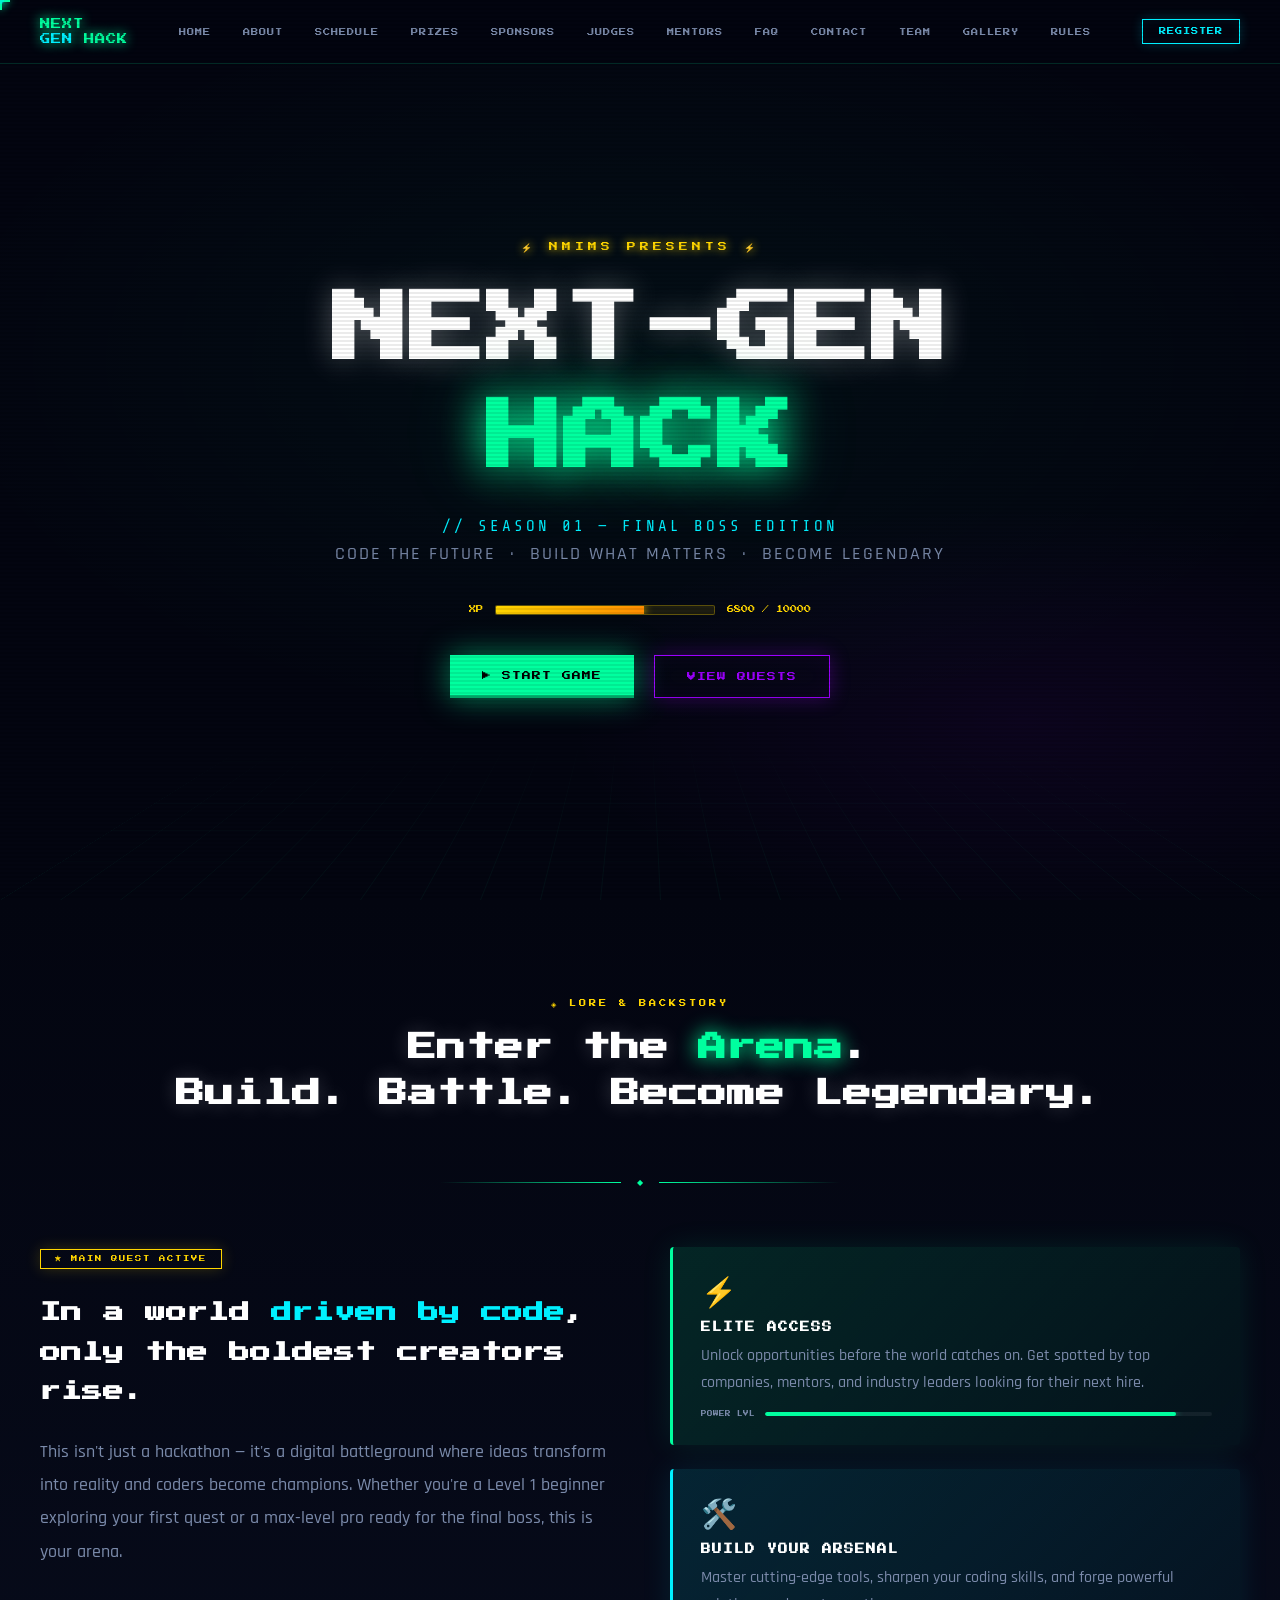
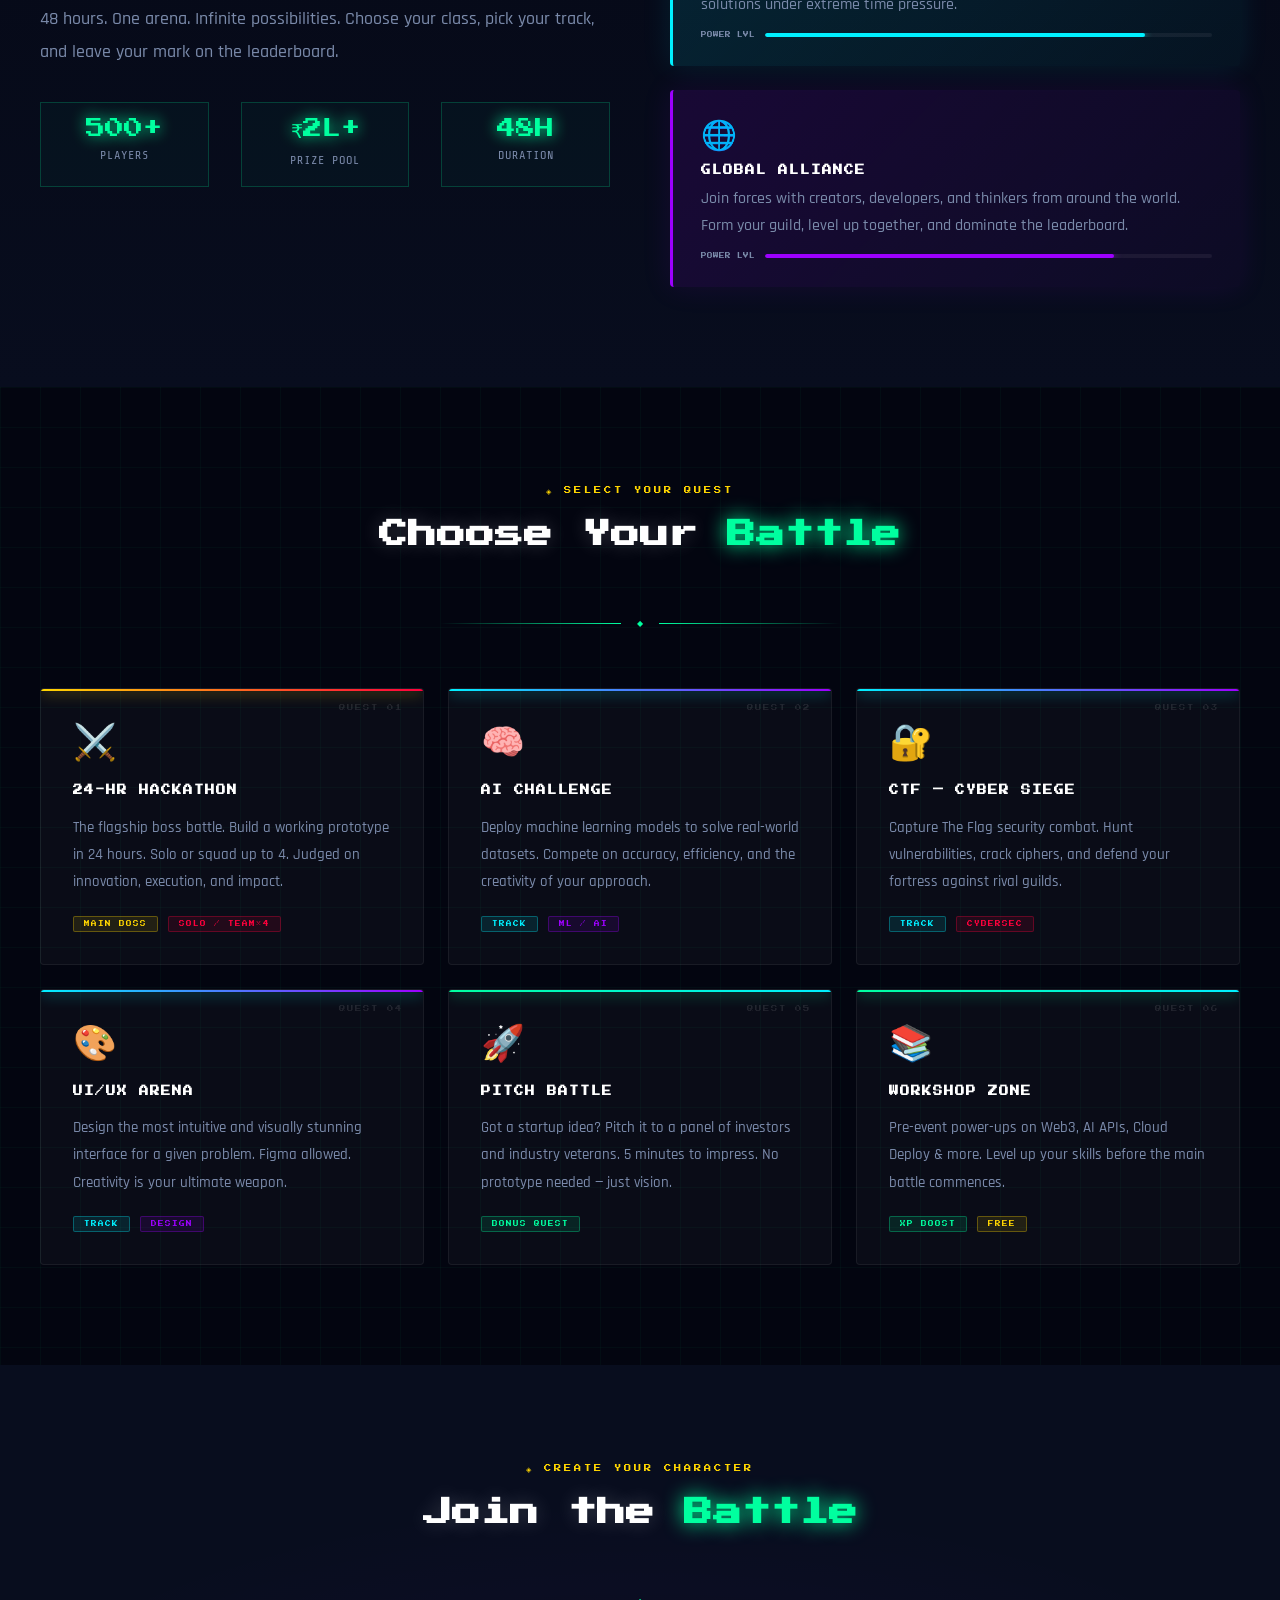
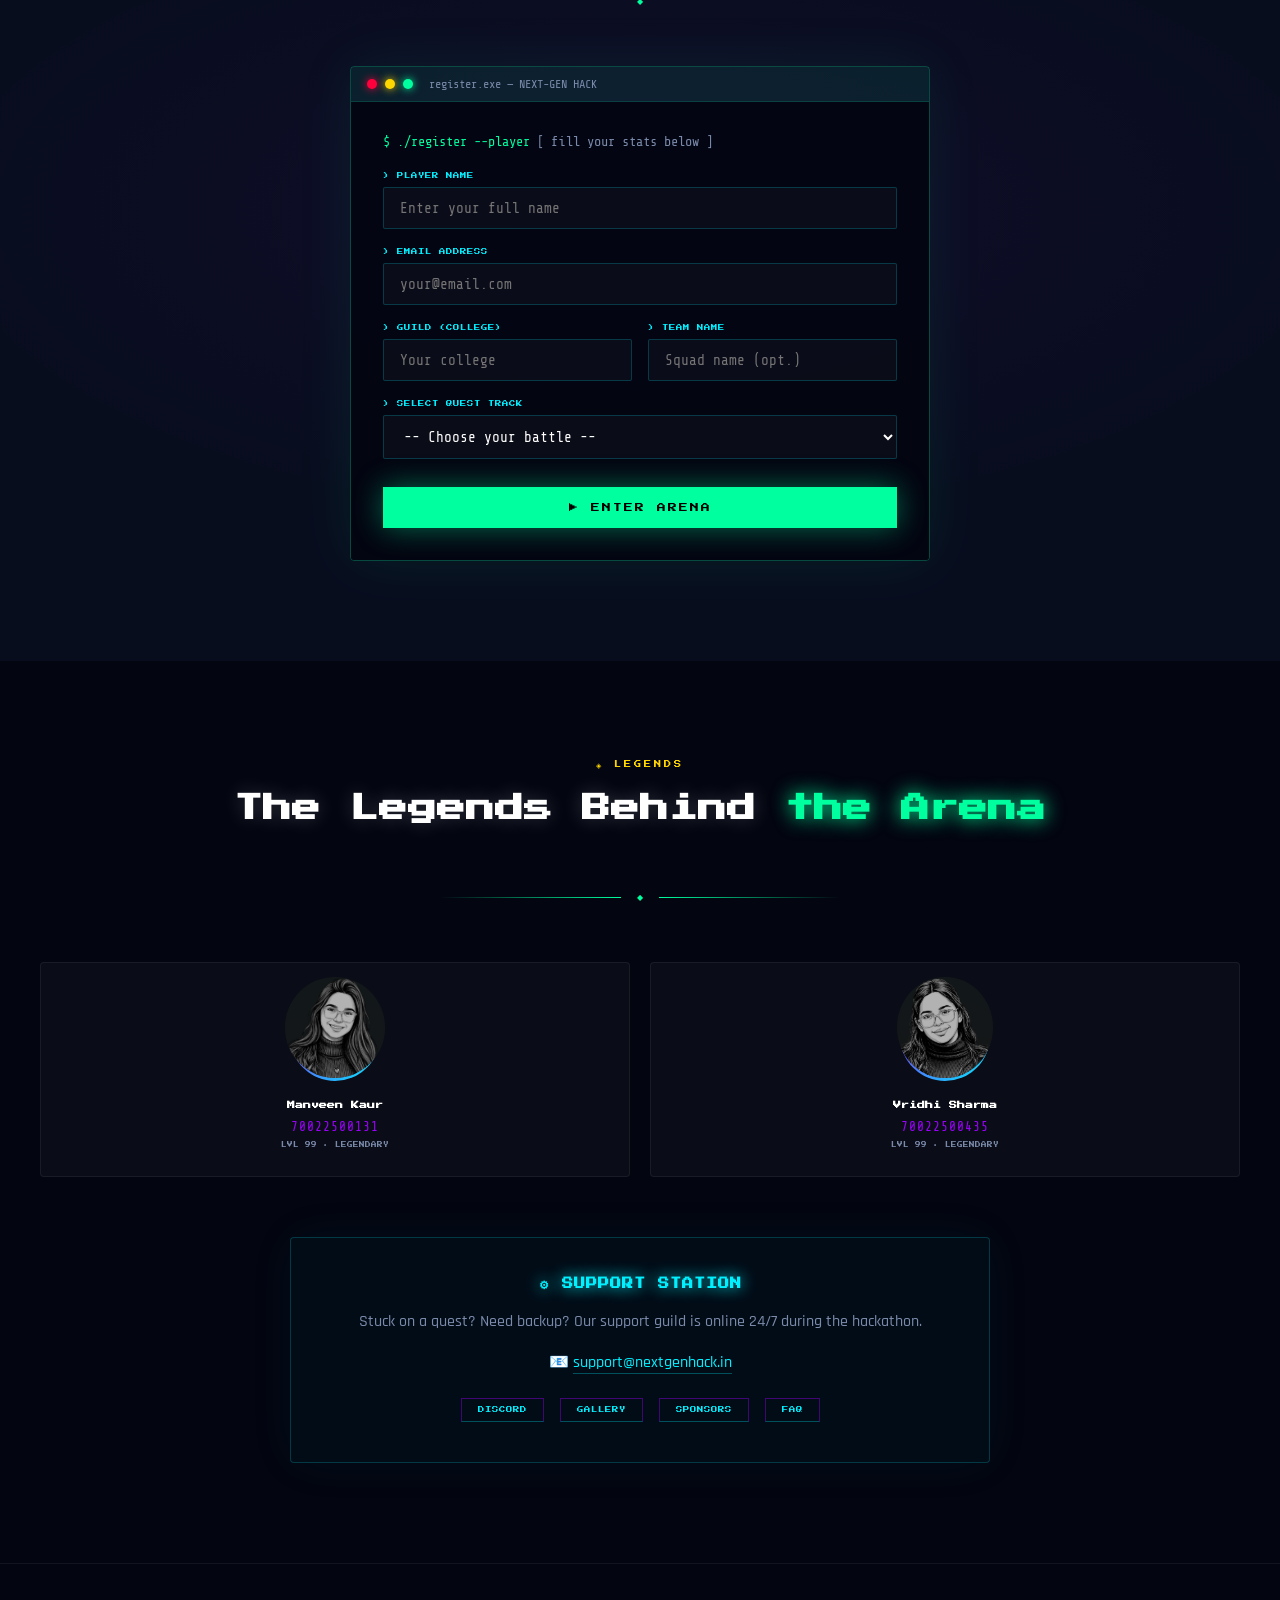
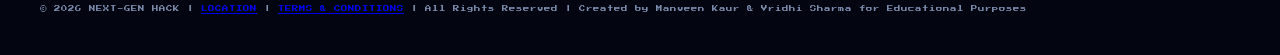
<file: index.html>
<!DOCTYPE html>
<html lang="en">
<head>
  <meta charset="UTF-8">
  <meta name="viewport" content="width=device-width, initial-scale=1.0">
  <title>NEXT-GEN HACK</title>
  <link href="https://fonts.googleapis.com/css2?family=Press+Start+2P&family=Rajdhani:wght@400;500;600;700&family=Share+Tech+Mono&display=swap" rel="stylesheet">
  <link rel="stylesheet" href="styles.css">
</head>
<body>

  <!-- Loading Screen -->
  <div id="loading-screen">
    <div class="loading-title">NEXT-GEN<br>HACK</div>
    <div class="loading-bar-wrap">
      <div class="loading-bar-label">
        <span>LOADING GAME...</span>
        <span id="load-pct">0%</span>
      </div>
      <div class="loading-bar-track">
        <div class="loading-bar-fill" id="load-bar"></div>
      </div>
    </div>
    <div class="loading-status" id="load-status">Initializing arena...</div>
  </div>

  <!-- Custom Cursor -->
  <div class="cursor">
    <div class="cursor-cross" id="cursor-cross"></div>
    <div class="cursor-trail" id="cursor-trail"></div>
  </div>

  <!-- Header -->
  <header>
    <div class="logo-area">
      <div class="logo-pixel">NEXT<br><span>GEN</span> HACK</div>
    </div>
    <nav>
      <ul>
        <li><a href="index.html">HOME</a></li>
        <li><a href="about.html">ABOUT</a></li>
        <li><a href="schedule.html">SCHEDULE</a></li>
        <li><a href="prizes.html">PRIZES</a></li>
        <li><a href="sponsors.html">SPONSORS</a></li>
        <li><a href="judges.html">JUDGES</a></li>
        <li><a href="mentors.html">MENTORS</a></li>
        <li><a href="faq.html">FAQ</a></li>
        <li><a href="contact.html">CONTACT</a></li>
        <li><a href="team.html">TEAM</a></li>
        <li><a href="gallery.html">GALLERY</a></li>
        <li><a href="code-of-conduct.html">RULES</a></li>
      </ul>
    </nav>
    <a href="register.html" class="btn-login">REGISTER</a>
  </header>

  <!-- HERO -->
  <section class="hero" id="home">
    <div id="pixel-container"></div>

    <div class="hero-eyebrow">⚡ NMIMS PRESENTS ⚡</div>
    <h1 class="hero-title">
      <span class="line1">NEXT-GEN</span>
      <span class="line2">HACK</span>
    </h1>
    <p class="hero-sub">// SEASON 01 — FINAL BOSS EDITION</p>
    <p class="hero-tagline">CODE THE FUTURE &nbsp;·&nbsp; BUILD WHAT MATTERS &nbsp;·&nbsp; BECOME LEGENDARY</p>

    <div class="xp-bar-wrap">
      <span class="xp-label">XP</span>
      <div class="xp-track"><div class="xp-fill"></div></div>
      <span class="xp-val">6800 / 10000</span>
    </div>

    <div class="hero-buttons">
      <a href="register.html" class="btn-primary">START GAME</a>
      <a href="schedule.html" class="btn-secondary">VIEW QUESTS</a>
    </div>

  </section>

  <!-- ABOUT -->
  <section class="about-section" id="about">
    <div class="section-header">
      <span class="section-tag">◈ LORE &amp; BACKSTORY</span>
      <h2 class="section-title">Enter the <em>Arena</em>.<br>Build. Battle. Become Legendary.</h2>
    </div>
    <div class="pixel-divider"><span>◆</span></div>

    <div class="about-grid">
      <div class="about-left-sticky">
        <div class="quest-badge">★ MAIN QUEST ACTIVE</div>
        <h3 class="about-headline">
          In a world <em>driven by code</em>,<br>
          only the boldest creators rise.
        </h3>
        <p class="about-body">
          This isn't just a hackathon — it's a digital battleground where ideas transform into reality and coders become champions. Whether you're a Level 1 beginner exploring your first quest or a max-level pro ready for the final boss, this is your arena.
          <br><br>
          48 hours. One arena. Infinite possibilities. Choose your class, pick your track, and leave your mark on the leaderboard.
        </p>
        <div class="stat-row">
          <div class="stat-box">
            <span class="stat-num">500+</span>
            <span class="stat-label">PLAYERS</span>
          </div>
          <div class="stat-box">
            <span class="stat-num">₹2L+</span>
            <span class="stat-label">PRIZE POOL</span>
          </div>
          <div class="stat-box">
            <span class="stat-num">48H</span>
            <span class="stat-label">DURATION</span>
          </div>
        </div>
      </div>

      <div class="about-cards">
        <div class="ability-card green">
          <span class="ability-icon">⚡</span>
          <h3>ELITE ACCESS</h3>
          <p>Unlock opportunities before the world catches on. Get spotted by top companies, mentors, and industry leaders looking for their next hire.</p>
          <div class="skill-bar">
            <span class="skill-bar-label">POWER LVL</span>
            <div class="skill-bar-track"><div class="skill-bar-fill" style="width:92%"></div></div>
          </div>
        </div>
        <div class="ability-card cyan">
          <span class="ability-icon">🛠️</span>
          <h3>BUILD YOUR ARSENAL</h3>
          <p>Master cutting-edge tools, sharpen your coding skills, and forge powerful solutions under extreme time pressure.</p>
          <div class="skill-bar">
            <span class="skill-bar-label">POWER LVL</span>
            <div class="skill-bar-track"><div class="skill-bar-fill" style="width:85%"></div></div>
          </div>
        </div>
        <div class="ability-card violet">
          <span class="ability-icon">🌐</span>
          <h3>GLOBAL ALLIANCE</h3>
          <p>Join forces with creators, developers, and thinkers from around the world. Form your guild, level up together, and dominate the leaderboard.</p>
          <div class="skill-bar">
            <span class="skill-bar-label">POWER LVL</span>
            <div class="skill-bar-track"><div class="skill-bar-fill" style="width:78%"></div></div>
          </div>
        </div>
      </div>
    </div>
  </section>

  <!-- EVENTS -->
  <section class="events-section" id="events">
    <div class="section-header">
      <span class="section-tag">◈ SELECT YOUR QUEST</span>
      <h2 class="section-title">Choose Your <em>Battle</em></h2>
    </div>
    <div class="pixel-divider"><span>◆</span></div>

    <div class="events-grid">
      <div class="event-card main">
        <span class="event-number">QUEST 01</span>
        <span class="event-icon">⚔️</span>
        <h3>24-HR HACKATHON</h3>
        <p>The flagship boss battle. Build a working prototype in 24 hours. Solo or squad up to 4. Judged on innovation, execution, and impact.</p>
        <div class="event-meta">
          <span class="badge badge-yellow">MAIN BOSS</span>
          <span class="badge badge-red">SOLO / TEAM×4</span>
        </div>
      </div>

      <div class="event-card track">
        <span class="event-number">QUEST 02</span>
        <span class="event-icon">🧠</span>
        <h3>AI CHALLENGE</h3>
        <p>Deploy machine learning models to solve real-world datasets. Compete on accuracy, efficiency, and the creativity of your approach.</p>
        <div class="event-meta">
          <span class="badge badge-cyan">TRACK</span>
          <span class="badge badge-violet">ML / AI</span>
        </div>
      </div>

      <div class="event-card track">
        <span class="event-number">QUEST 03</span>
        <span class="event-icon">🔐</span>
        <h3>CTF — CYBER SIEGE</h3>
        <p>Capture The Flag security combat. Hunt vulnerabilities, crack ciphers, and defend your fortress against rival guilds.</p>
        <div class="event-meta">
          <span class="badge badge-cyan">TRACK</span>
          <span class="badge badge-red">CYBERSEC</span>
        </div>
      </div>

      <div class="event-card track">
        <span class="event-number">QUEST 04</span>
        <span class="event-icon">🎨</span>
        <h3>UI/UX ARENA</h3>
        <p>Design the most intuitive and visually stunning interface for a given problem. Figma allowed. Creativity is your ultimate weapon.</p>
        <div class="event-meta">
          <span class="badge badge-cyan">TRACK</span>
          <span class="badge badge-violet">DESIGN</span>
        </div>
      </div>

      <div class="event-card bonus">
        <span class="event-number">QUEST 05</span>
        <span class="event-icon">🚀</span>
        <h3>PITCH BATTLE</h3>
        <p>Got a startup idea? Pitch it to a panel of investors and industry veterans. 5 minutes to impress. No prototype needed — just vision.</p>
        <div class="event-meta">
          <span class="badge badge-green">BONUS QUEST</span>
        </div>
      </div>

      <div class="event-card bonus">
        <span class="event-number">QUEST 06</span>
        <span class="event-icon">📚</span>
        <h3>WORKSHOP ZONE</h3>
        <p>Pre-event power-ups on Web3, AI APIs, Cloud Deploy &amp; more. Level up your skills before the main battle commences.</p>
        <div class="event-meta">
          <span class="badge badge-green">XP BOOST</span>
          <span class="badge badge-yellow">FREE</span>
        </div>
      </div>
    </div>
  </section>

  <!-- REGISTER -->
  <section class="register-section" id="register">
    <div class="section-header">
      <span class="section-tag">◈ CREATE YOUR CHARACTER</span>
      <h2 class="section-title">Join the <em>Battle</em></h2>
    </div>
    <div class="pixel-divider"><span>◆</span></div>

    <div class="register-wrapper">
      <div class="terminal-frame">
        <div class="terminal-bar">
          <div class="t-dot r"></div>
          <div class="t-dot y"></div>
          <div class="t-dot g"></div>
          <span class="terminal-title">register.exe — NEXT-GEN HACK</span>
        </div>
        <div class="terminal-body">
          <p class="form-prompt">$ ./register --player <span>[ fill your stats below ]</span></p>

          <div class="form-group">
            <label>PLAYER NAME</label>
            <input type="text" placeholder="Enter your full name">
          </div>
          <div class="form-group">
            <label>EMAIL ADDRESS</label>
            <input type="email" placeholder="your@email.com">
          </div>
          <div class="form-group form-row">
            <div>
              <label>GUILD (COLLEGE)</label>
              <input type="text" placeholder="Your college">
            </div>
            <div>
              <label>TEAM NAME</label>
              <input type="text" placeholder="Squad name (opt.)">
            </div>
          </div>
          <div class="form-group">
            <label>SELECT QUEST TRACK</label>
            <select>
              <option value="" disabled selected>-- Choose your battle --</option>
              <option>⚔️  24-HR Hackathon</option>
              <option>🧠  AI Challenge</option>
              <option>🔐  CTF — Cyber Siege</option>
              <option>🎨  UI/UX Arena</option>
              <option>🚀  Pitch Battle</option>
            </select>
          </div>
          <button class="btn-register" id="register-btn">ENTER ARENA</button>
        </div>
      </div>
    </div>
  </section>

  <!-- TEAM -->
  <section class="team-section" id="team">
    <div class="section-header">
      <span class="section-tag">◈ LEGENDS</span>
      <h2 class="section-title">The Legends Behind <em>the Arena</em></h2>
    </div>
    <div class="pixel-divider"><span>◆</span></div>

    <div class="team-grid">
      <div class="team-card">
        <div class="team-avatar">
          <div class="avatar-ring">
            <div class="avatar-inner">
              <img src="Manveen.jpeg" alt="Manveen Kaur" class="avatar-img">
            </div>
          </div>
        </div>
        <h3>Manveen Kaur</h3>
        <p class="role">70022500131</p>
        <p class="level">LVL 99 · LEGENDARY</p>
      </div>
      <div class="team-card">
        <div class="team-avatar">
          <div class="avatar-ring">
            <div class="avatar-inner">
              <img src="Vridhi.jpeg" alt="Vridhi Sharma" class="avatar-img">
            </div>
          </div>
        </div>
        <h3>Vridhi Sharma</h3>
        <p class="role">70022500435</p>
        <p class="level">LVL 99 · LEGENDARY</p>
      </div>
    </div>

    <div class="support-box">
      <h3>⚙ SUPPORT STATION</h3>
      <p>Stuck on a quest? Need backup? Our support guild is online 24/7 during the hackathon.</p>
      <p>📧 <a href="mailto:support@nextgenhack.in">support@nextgenhack.in</a></p>
      <div class="social-links">
        <a href="contact.html" class="social-btn">DISCORD</a>
        <a href="gallery.html" class="social-btn">GALLERY</a>
        <a href="sponsors.html" class="social-btn">SPONSORS</a>
        <a href="faq.html" class="social-btn">FAQ</a>
      </div>
    </div>
  </section>

  

  <script src="script.js"></script>

<footer><p>© 2026 NEXT-GEN HACK | <a href="location.html">LOCATION</a> | <a href="terms-and-conditions.html">TERMS & CONDITIONS</a> | All Rights Reserved | Created by Manveen Kaur & Vridhi Sharma for Educational Purposes</p></footer>

</body>
</html>
</file>
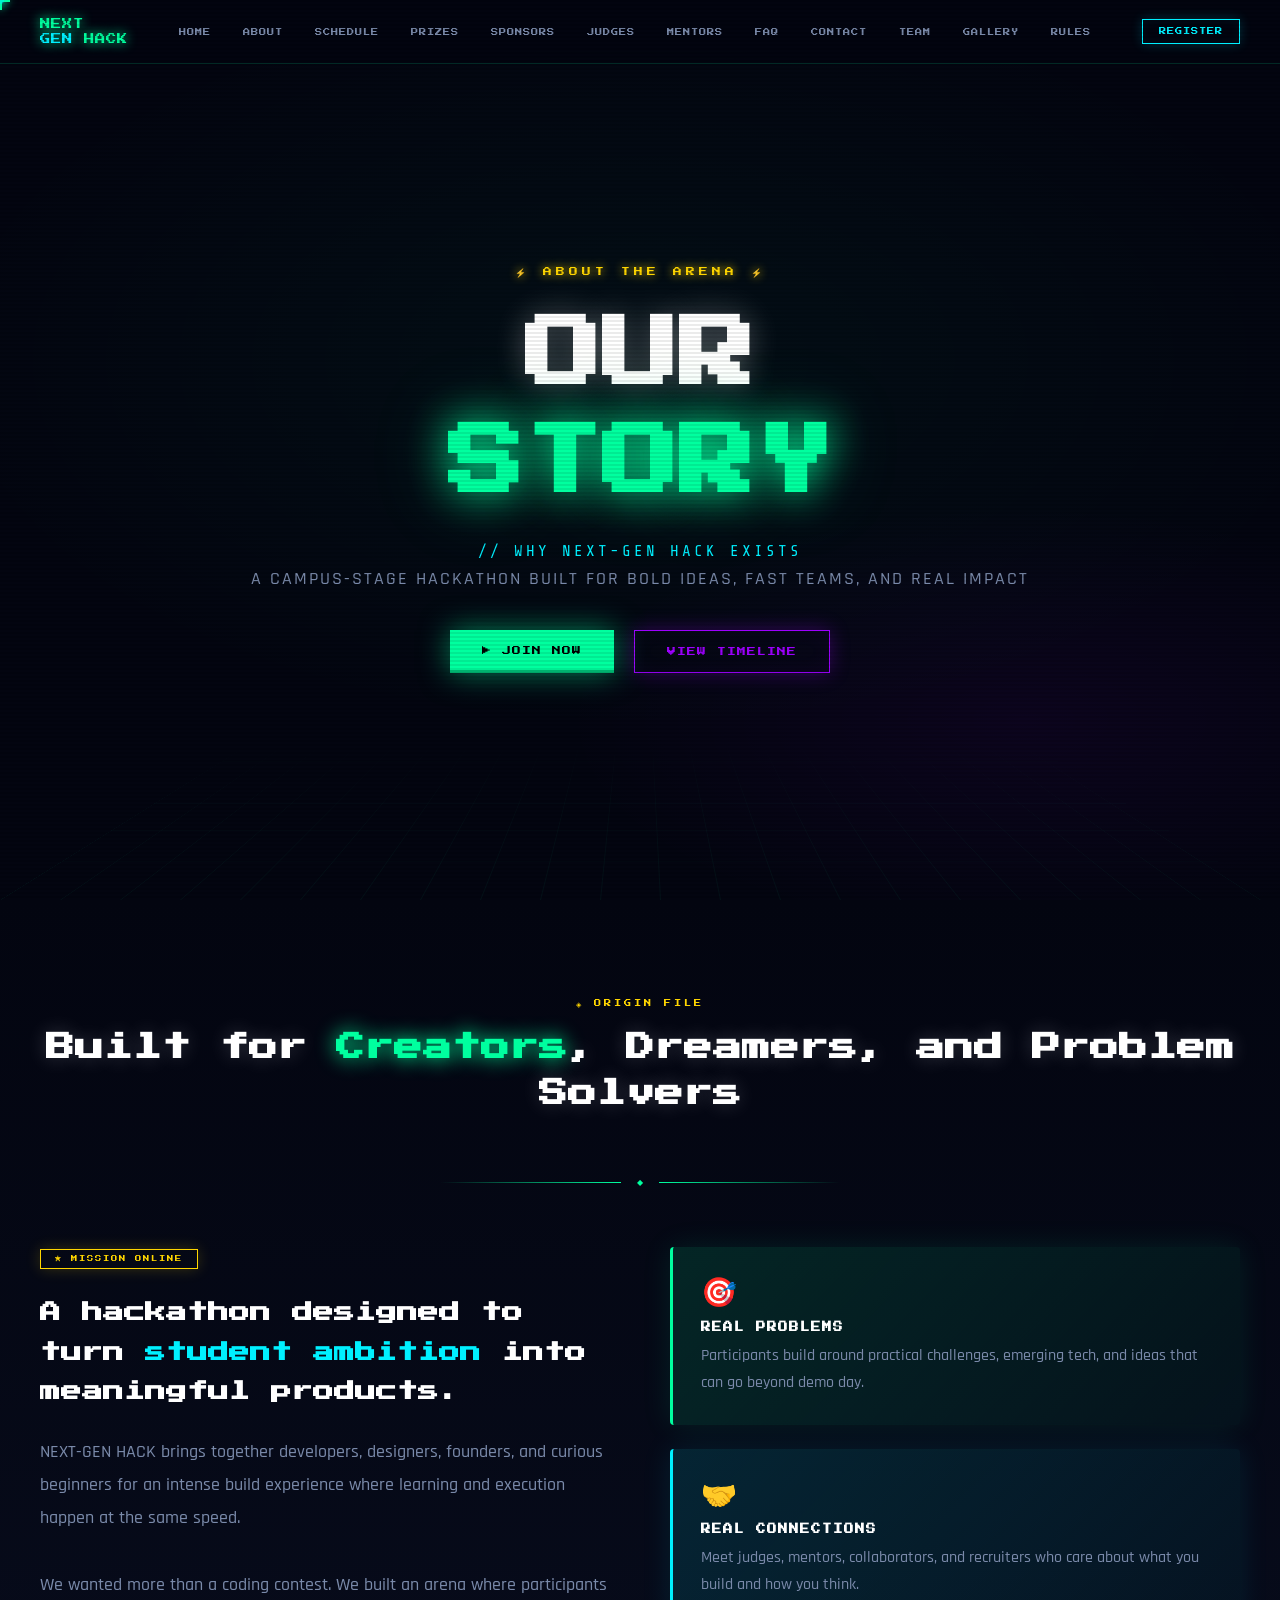
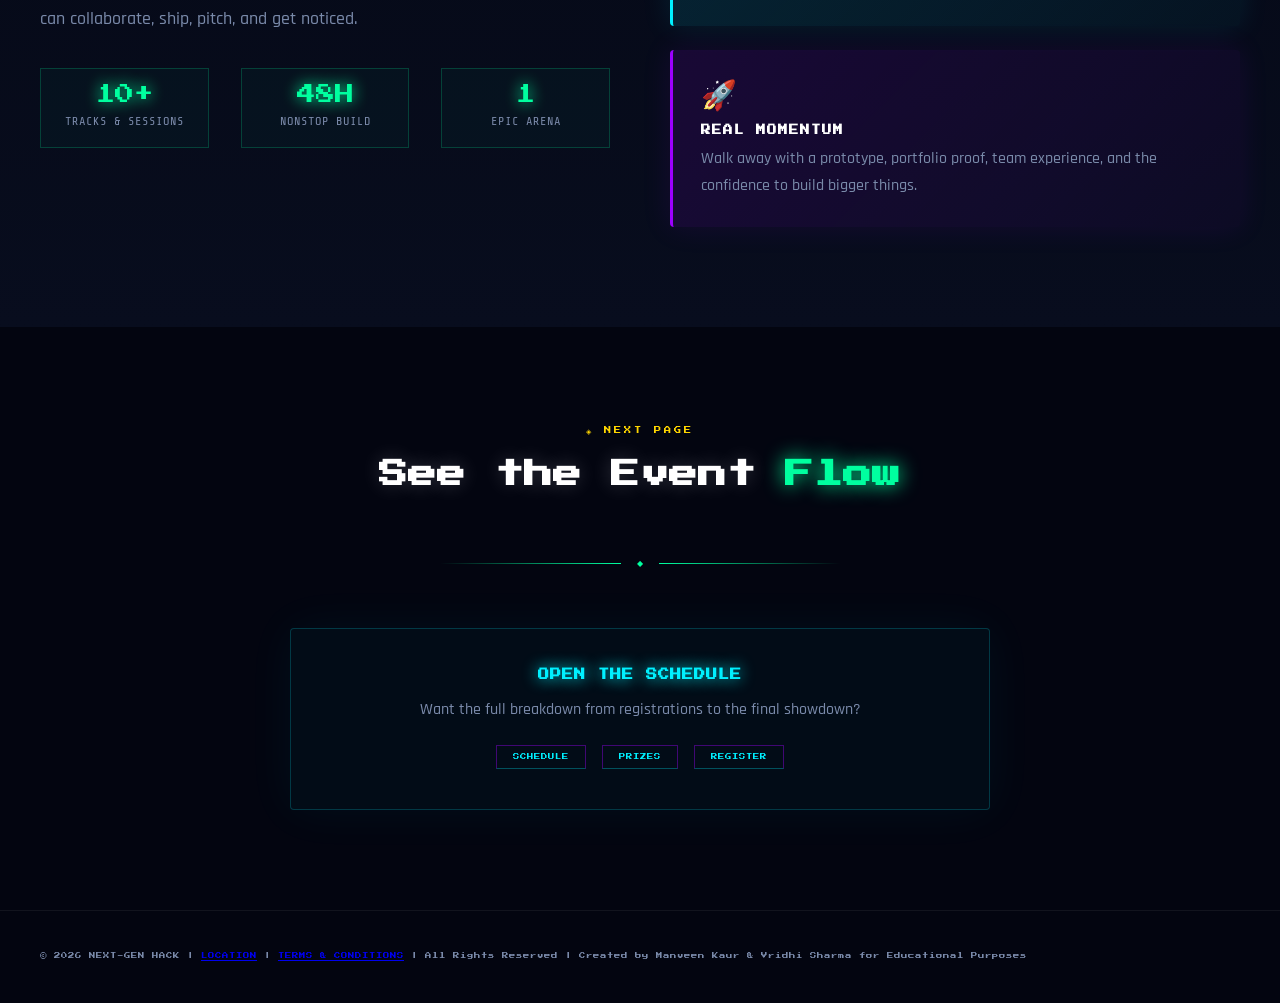
<file: about.html>
<!DOCTYPE html>
<html lang="en">
<head>
  <meta charset="UTF-8">
  <meta name="viewport" content="width=device-width, initial-scale=1.0">
  <title>About | NEXT-GEN HACK</title>
  <link href="https://fonts.googleapis.com/css2?family=Press+Start+2P&family=Rajdhani:wght@400;500;600;700&family=Share+Tech+Mono&display=swap" rel="stylesheet">
  <link rel="stylesheet" href="styles.css">
</head>
<body>
  <div class="cursor">
    <div class="cursor-cross" id="cursor-cross"></div>
    <div class="cursor-trail" id="cursor-trail"></div>
  </div>

  <header>
    <div class="logo-area">
      <div class="logo-pixel">NEXT<br><span>GEN</span> HACK</div>
    </div>
    <nav>
      <ul>
        <li><a href="index.html">HOME</a></li>
        <li><a href="about.html">ABOUT</a></li>
        <li><a href="schedule.html">SCHEDULE</a></li>
        <li><a href="prizes.html">PRIZES</a></li>
        <li><a href="sponsors.html">SPONSORS</a></li>
        <li><a href="judges.html">JUDGES</a></li>
        <li><a href="mentors.html">MENTORS</a></li>
        <li><a href="faq.html">FAQ</a></li>
        <li><a href="contact.html">CONTACT</a></li>
        <li><a href="team.html">TEAM</a></li>
        <li><a href="gallery.html">GALLERY</a></li>
        <li><a href="code-of-conduct.html">RULES</a></li>
      </ul>
    </nav>
    <a href="register.html" class="btn-login">REGISTER</a>
  </header>

  <section class="hero" id="home">
    <div id="pixel-container"></div>
    <div class="hero-eyebrow">⚡ ABOUT THE ARENA ⚡</div>
    <h1 class="hero-title">
      <span class="line1">OUR</span>
      <span class="line2">STORY</span>
    </h1>
    <p class="hero-sub">// WHY NEXT-GEN HACK EXISTS</p>
    <p class="hero-tagline">A CAMPUS-STAGE HACKATHON BUILT FOR BOLD IDEAS, FAST TEAMS, AND REAL IMPACT</p>
    <div class="hero-buttons">
      <a href="register.html" class="btn-primary">JOIN NOW</a>
      <a href="schedule.html" class="btn-secondary">VIEW TIMELINE</a>
    </div>
  </section>

  <section class="about-section" id="about">
    <div class="section-header">
      <span class="section-tag">◈ ORIGIN FILE</span>
      <h2 class="section-title">Built for <em>Creators</em>, Dreamers, and Problem Solvers</h2>
    </div>
    <div class="pixel-divider"><span>◆</span></div>

    <div class="about-grid">
      <div class="about-left-sticky">
        <div class="quest-badge">★ MISSION ONLINE</div>
        <h3 class="about-headline">A hackathon designed to turn <em>student ambition</em> into meaningful products.</h3>
        <p class="about-body">
          NEXT-GEN HACK brings together developers, designers, founders, and curious beginners for an intense build experience where learning and execution happen at the same speed.
          <br><br>
          We wanted more than a coding contest. We built an arena where participants can collaborate, ship, pitch, and get noticed.
        </p>
        <div class="stat-row">
          <div class="stat-box">
            <span class="stat-num">10+</span>
            <span class="stat-label">TRACKS & SESSIONS</span>
          </div>
          <div class="stat-box">
            <span class="stat-num">48H</span>
            <span class="stat-label">NONSTOP BUILD</span>
          </div>
          <div class="stat-box">
            <span class="stat-num">1</span>
            <span class="stat-label">EPIC ARENA</span>
          </div>
        </div>
      </div>

      <div class="about-cards">
        <div class="ability-card green">
          <span class="ability-icon">🎯</span>
          <h3>REAL PROBLEMS</h3>
          <p>Participants build around practical challenges, emerging tech, and ideas that can go beyond demo day.</p>
        </div>
        <div class="ability-card cyan">
          <span class="ability-icon">🤝</span>
          <h3>REAL CONNECTIONS</h3>
          <p>Meet judges, mentors, collaborators, and recruiters who care about what you build and how you think.</p>
        </div>
        <div class="ability-card violet">
          <span class="ability-icon">🚀</span>
          <h3>REAL MOMENTUM</h3>
          <p>Walk away with a prototype, portfolio proof, team experience, and the confidence to build bigger things.</p>
        </div>
      </div>
    </div>
  </section>

  <section class="team-section" id="team">
    <div class="section-header">
      <span class="section-tag">◈ NEXT PAGE</span>
      <h2 class="section-title">See the Event <em>Flow</em></h2>
    </div>
    <div class="pixel-divider"><span>◆</span></div>
    <div class="support-box">
      <h3>OPEN THE SCHEDULE</h3>
      <p>Want the full breakdown from registrations to the final showdown?</p>
      <div class="social-links">
        <a href="schedule.html" class="social-btn">SCHEDULE</a>
        <a href="prizes.html" class="social-btn">PRIZES</a>
        <a href="register.html" class="social-btn">REGISTER</a>
      </div>
    </div>
  </section>

  
  <script src="script.js"></script>
<footer><p>© 2026 NEXT-GEN HACK | <a href="location.html">LOCATION</a> | <a href="terms-and-conditions.html">TERMS & CONDITIONS</a> | All Rights Reserved | Created by Manveen Kaur & Vridhi Sharma for Educational Purposes</p></footer>
</body>
</html>
</file>
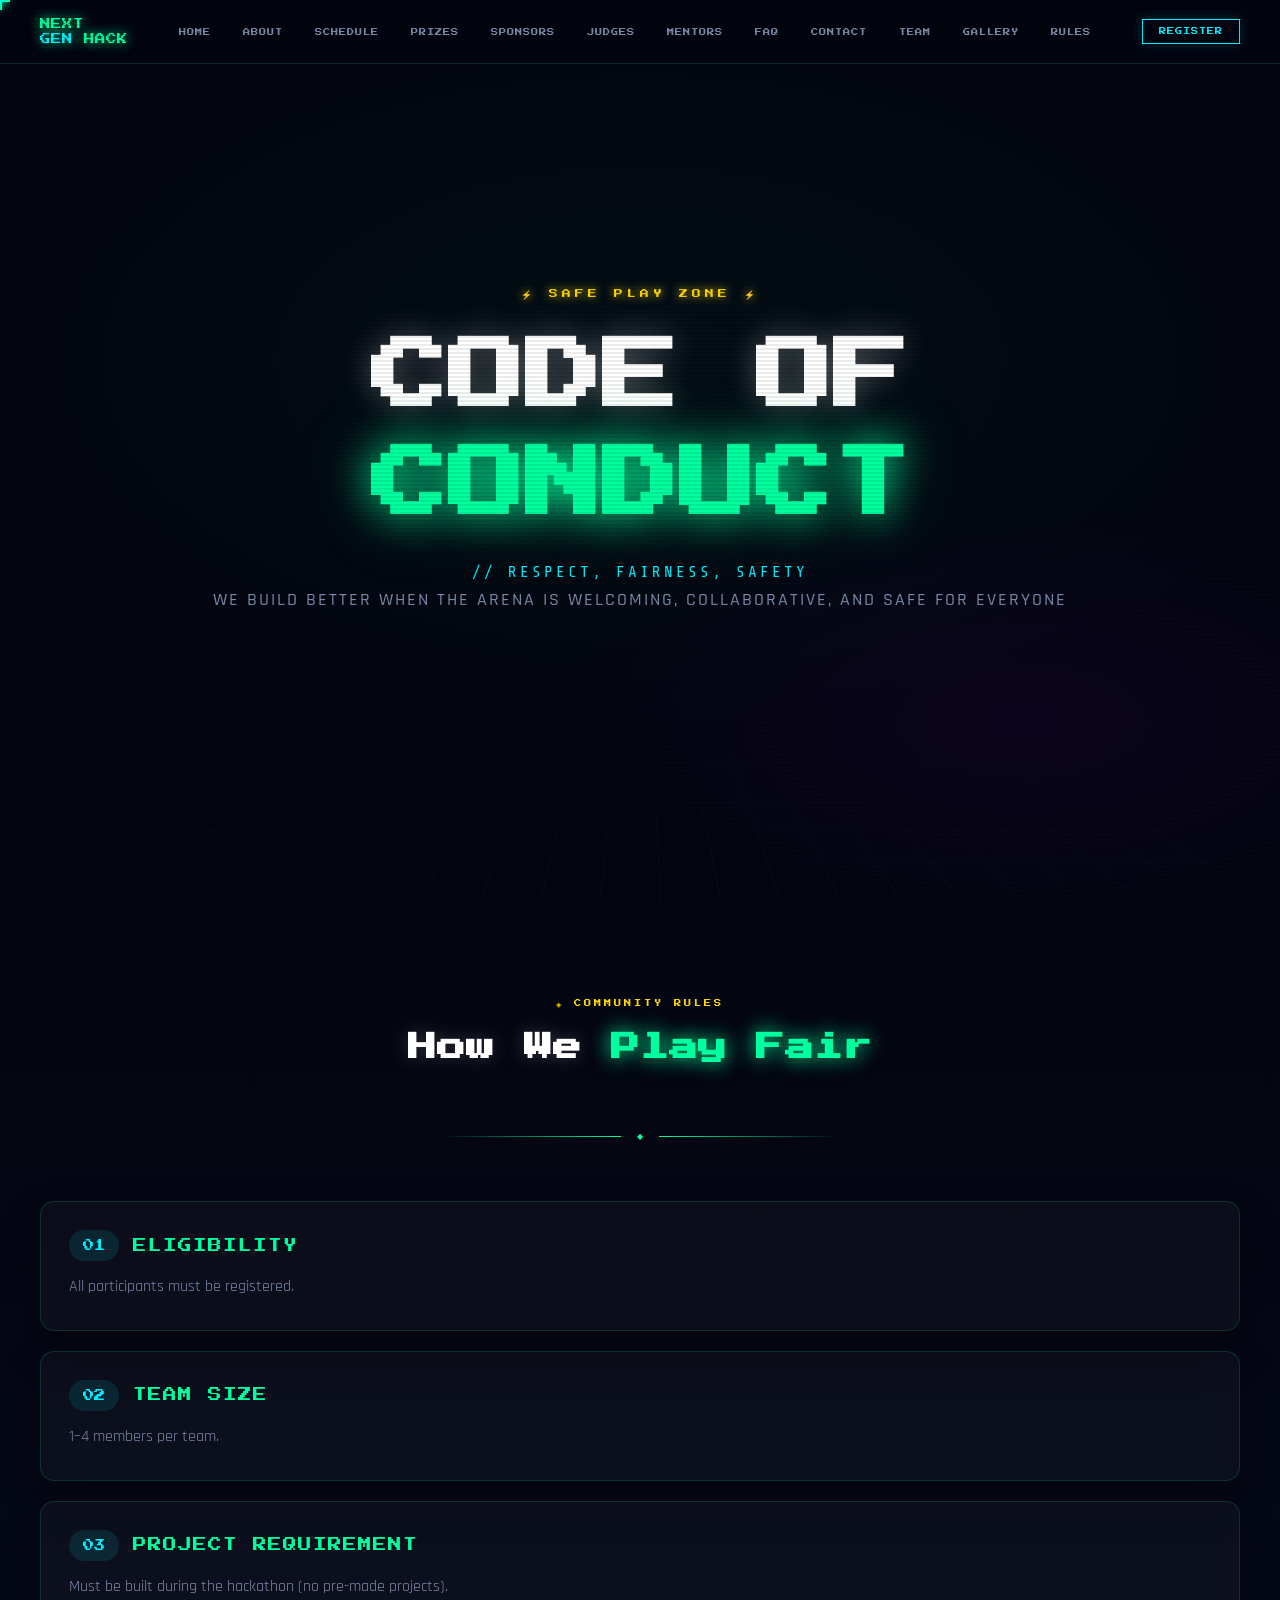
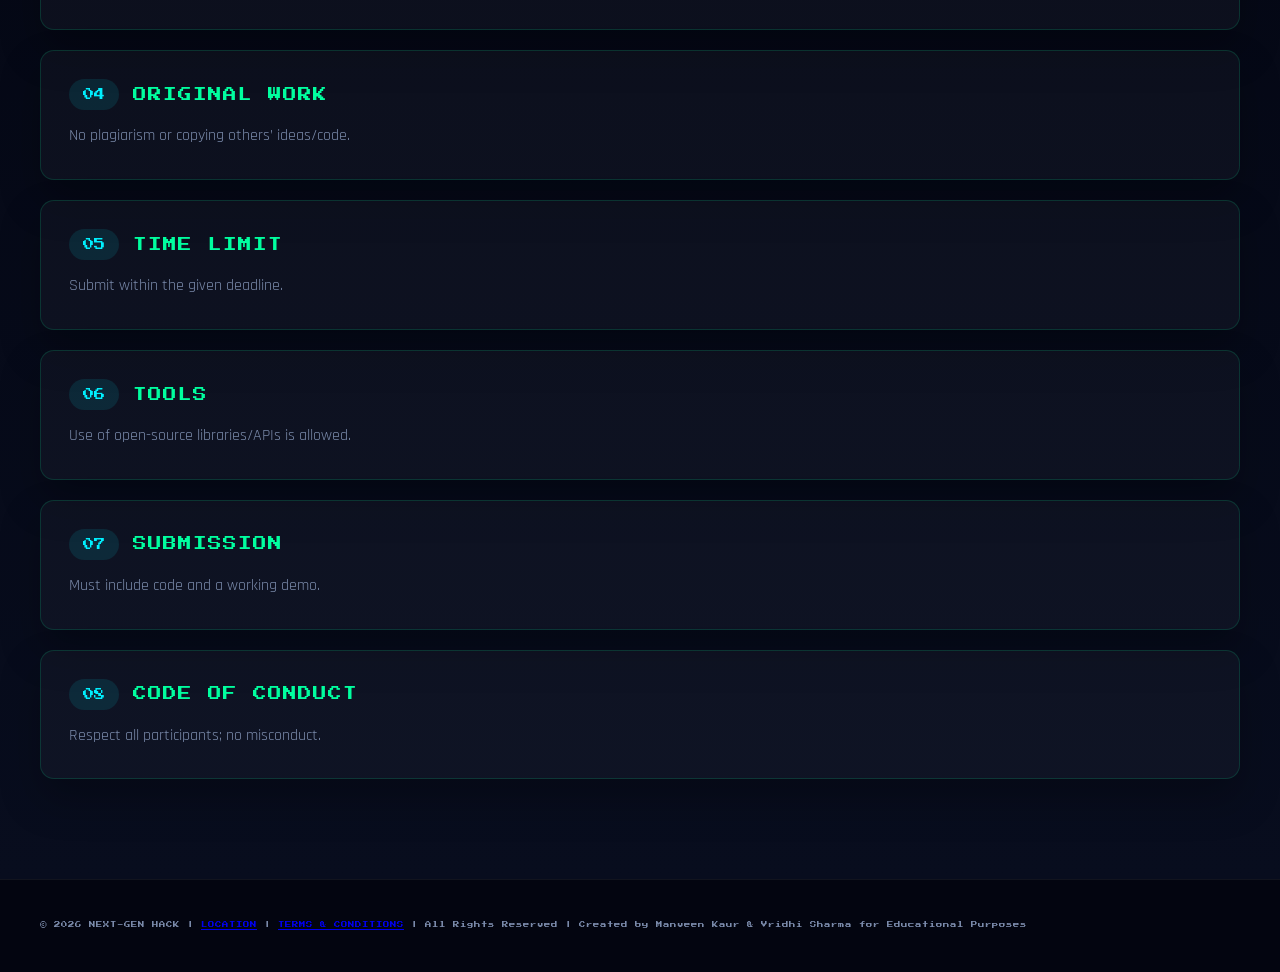
<file: code-of-conduct.html>
<!DOCTYPE html>
<html lang="en">
<head>
  <meta charset="UTF-8">
  <meta name="viewport" content="width=device-width, initial-scale=1.0">
  <title>Code Of Conduct | NEXT-GEN HACK</title>
  <link href="https://fonts.googleapis.com/css2?family=Press+Start+2P&family=Rajdhani:wght@400;500;600;700&family=Share+Tech+Mono&display=swap" rel="stylesheet">
  <link rel="stylesheet" href="styles.css">
</head>
<body>
  <div class="cursor"><div class="cursor-cross" id="cursor-cross"></div><div class="cursor-trail" id="cursor-trail"></div></div>
  <header>
    <div class="logo-area"><div class="logo-pixel">NEXT<br><span>GEN</span> HACK</div></div>
    <nav><ul><li><a href="index.html">HOME</a></li><li><a href="about.html">ABOUT</a></li><li><a href="schedule.html">SCHEDULE</a></li><li><a href="prizes.html">PRIZES</a></li><li><a href="sponsors.html">SPONSORS</a></li><li><a href="judges.html">JUDGES</a></li><li><a href="mentors.html">MENTORS</a></li><li><a href="faq.html">FAQ</a></li><li><a href="contact.html">CONTACT</a></li><li><a href="team.html">TEAM</a></li><li><a href="gallery.html">GALLERY</a></li><li><a href="code-of-conduct.html">RULES</a></li></ul></nav>
    <a href="register.html" class="btn-login">REGISTER</a>
  </header>
  <section class="hero" id="home">
    <div id="pixel-container"></div>
    <div class="hero-eyebrow">⚡ SAFE PLAY ZONE ⚡</div>
    <h1 class="hero-title"><span class="line1">CODE OF</span><span class="line2">CONDUCT</span></h1>
    <p class="hero-sub">// RESPECT, FAIRNESS, SAFETY</p>
    <p class="hero-tagline">WE BUILD BETTER WHEN THE ARENA IS WELCOMING, COLLABORATIVE, AND SAFE FOR EVERYONE</p>
  </section>
  <section class="about-section" id="about">
    <div class="section-header"><span class="section-tag">◈ COMMUNITY RULES</span><h2 class="section-title">How We <em>Play Fair</em></h2></div>
    <div class="pixel-divider"><span>◆</span></div>
    <div class="rules-list" style="max-width:1200px;margin:0 auto;">
      <div class="rule-box">
        <div class="rule-heading"><span class="rule-number">01</span><span class="rule-label">ELIGIBILITY</span></div>
        <p>All participants must be registered.</p>
      </div>
      <div class="rule-box">
        <div class="rule-heading"><span class="rule-number">02</span><span class="rule-label">TEAM SIZE</span></div>
        <p>1–4 members per team.</p>
      </div>
      <div class="rule-box">
        <div class="rule-heading"><span class="rule-number">03</span><span class="rule-label">PROJECT REQUIREMENT</span></div>
        <p>Must be built during the hackathon (no pre-made projects).</p>
      </div>
      <div class="rule-box">
        <div class="rule-heading"><span class="rule-number">04</span><span class="rule-label">ORIGINAL WORK</span></div>
        <p>No plagiarism or copying others’ ideas/code.</p>
      </div>
      <div class="rule-box">
        <div class="rule-heading"><span class="rule-number">05</span><span class="rule-label">TIME LIMIT</span></div>
        <p>Submit within the given deadline.</p>
      </div>
      <div class="rule-box">
        <div class="rule-heading"><span class="rule-number">06</span><span class="rule-label">TOOLS</span></div>
        <p>Use of open-source libraries/APIs is allowed.</p>
      </div>
      <div class="rule-box">
        <div class="rule-heading"><span class="rule-number">07</span><span class="rule-label">SUBMISSION</span></div>
        <p>Must include code and a working demo.</p>
      </div>
      <div class="rule-box">
        <div class="rule-heading"><span class="rule-number">08</span><span class="rule-label">CODE OF CONDUCT</span></div>
        <p>Respect all participants; no misconduct.</p>
      </div>
    </div>
  </section>
  
  <script src="script.js"></script>
<footer><p>© 2026 NEXT-GEN HACK | <a href="location.html">LOCATION</a> | <a href="terms-and-conditions.html">TERMS & CONDITIONS</a> | All Rights Reserved | Created by Manveen Kaur & Vridhi Sharma for Educational Purposes</p></footer>
</body>
</html>
</file>
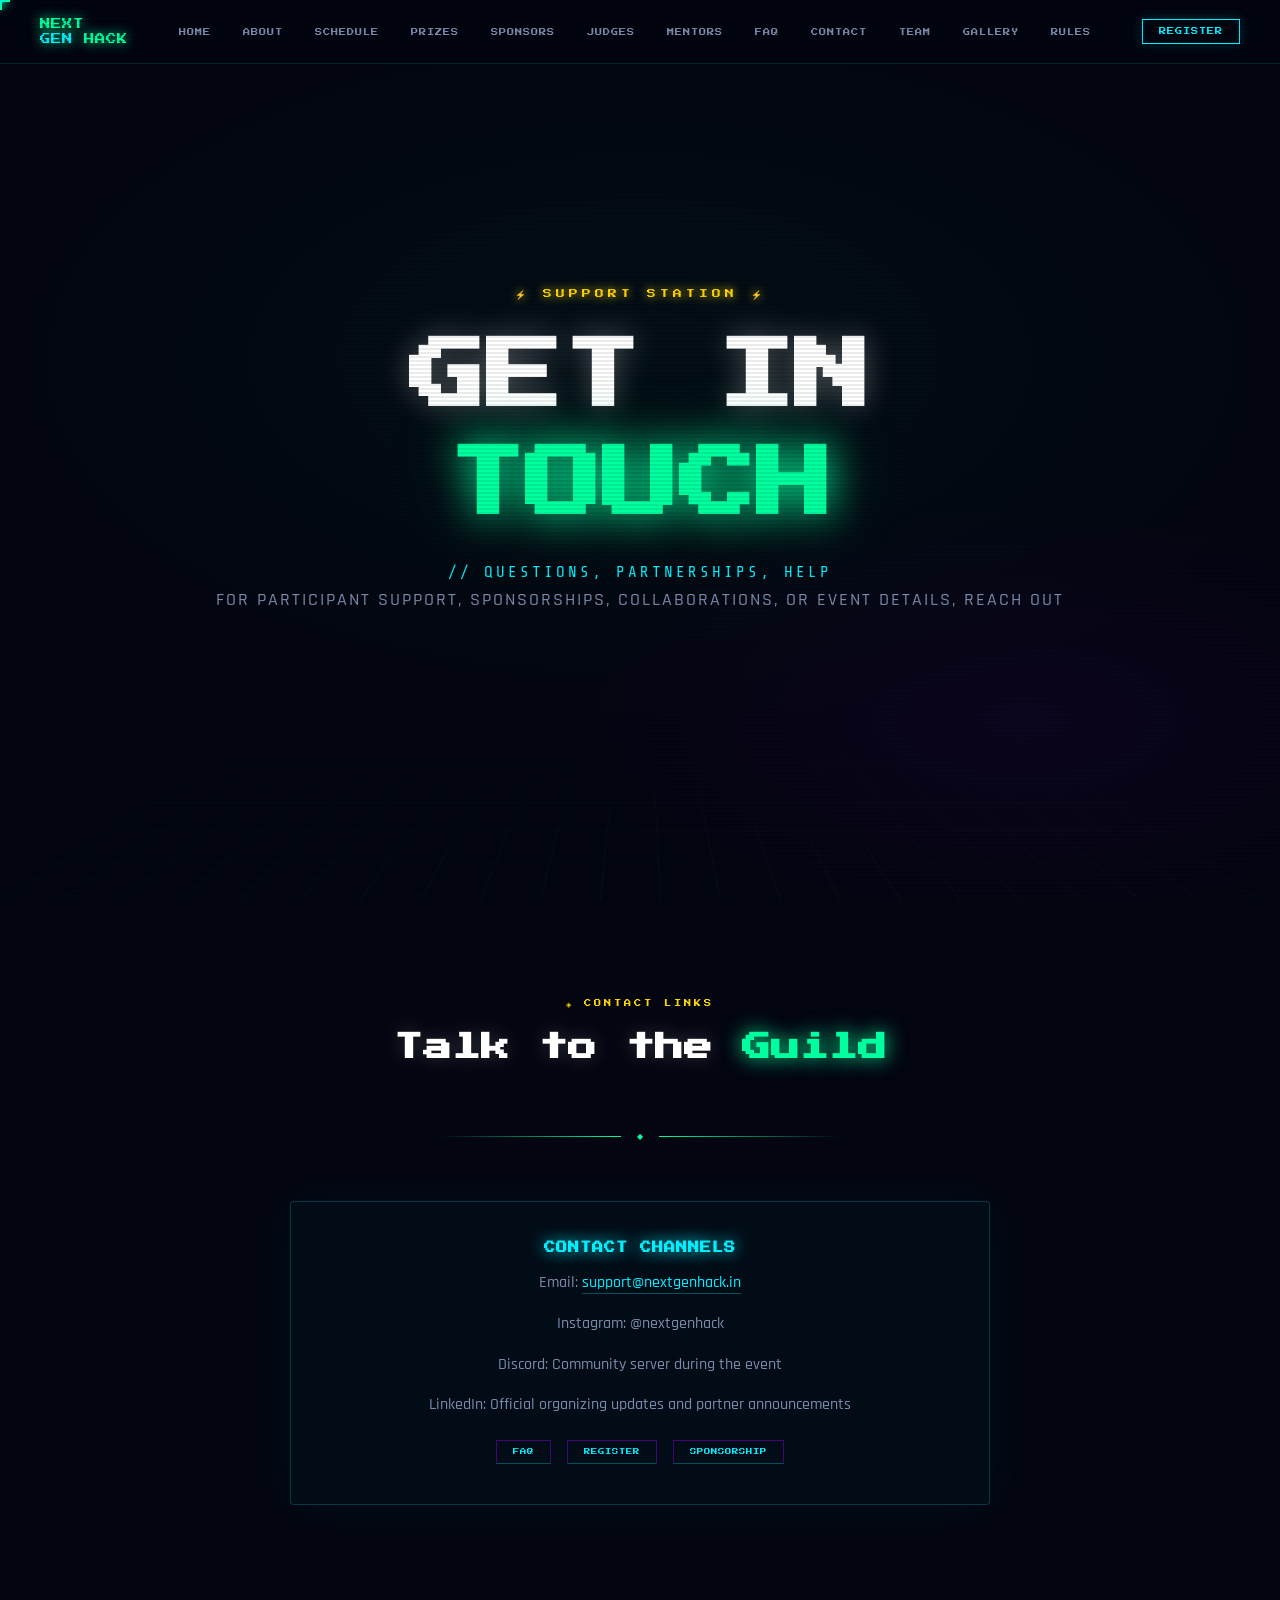
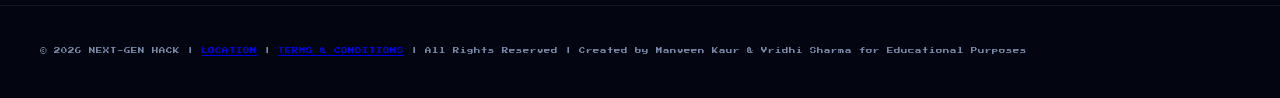
<file: contact.html>
<!DOCTYPE html>
<html lang="en">
<head>
  <meta charset="UTF-8">
  <meta name="viewport" content="width=device-width, initial-scale=1.0">
  <title>Contact | NEXT-GEN HACK</title>
  <link href="https://fonts.googleapis.com/css2?family=Press+Start+2P&family=Rajdhani:wght@400;500;600;700&family=Share+Tech+Mono&display=swap" rel="stylesheet">
  <link rel="stylesheet" href="styles.css">
</head>
<body>
  <div class="cursor"><div class="cursor-cross" id="cursor-cross"></div><div class="cursor-trail" id="cursor-trail"></div></div>
  <header>
    <div class="logo-area"><div class="logo-pixel">NEXT<br><span>GEN</span> HACK</div></div>
    <nav><ul><li><a href="index.html">HOME</a></li><li><a href="about.html">ABOUT</a></li><li><a href="schedule.html">SCHEDULE</a></li><li><a href="prizes.html">PRIZES</a></li><li><a href="sponsors.html">SPONSORS</a></li><li><a href="judges.html">JUDGES</a></li><li><a href="mentors.html">MENTORS</a></li><li><a href="faq.html">FAQ</a></li><li><a href="contact.html">CONTACT</a></li><li><a href="team.html">TEAM</a></li><li><a href="gallery.html">GALLERY</a></li><li><a href="code-of-conduct.html">RULES</a></li></ul></nav>
    <a href="register.html" class="btn-login">REGISTER</a>
  </header>
  <section class="hero" id="home">
    <div id="pixel-container"></div>
    <div class="hero-eyebrow">⚡ SUPPORT STATION ⚡</div>
    <h1 class="hero-title"><span class="line1">GET IN</span><span class="line2">TOUCH</span></h1>
    <p class="hero-sub">// QUESTIONS, PARTNERSHIPS, HELP</p>
    <p class="hero-tagline">FOR PARTICIPANT SUPPORT, SPONSORSHIPS, COLLABORATIONS, OR EVENT DETAILS, REACH OUT</p>
  </section>
  <section class="team-section" id="team">
    <div class="section-header"><span class="section-tag">◈ CONTACT LINKS</span><h2 class="section-title">Talk to the <em>Guild</em></h2></div>
    <div class="pixel-divider"><span>◆</span></div>
    <div class="support-box">
      <h3>CONTACT CHANNELS</h3>
      <p>Email: <a href="mailto:support@nextgenhack.in">support@nextgenhack.in</a></p>
      <p>Instagram: @nextgenhack</p>
      <p>Discord: Community server during the event</p>
      <p>LinkedIn: Official organizing updates and partner announcements</p>
      <div class="social-links">
        <a href="faq.html" class="social-btn">FAQ</a>
        <a href="register.html" class="social-btn">REGISTER</a>
        <a href="sponsors.html" class="social-btn">SPONSORSHIP</a>
      </div>
    </div>
  </section>
  
  <script src="script.js"></script>
<footer><p>© 2026 NEXT-GEN HACK | <a href="location.html">LOCATION</a> | <a href="terms-and-conditions.html">TERMS & CONDITIONS</a> | All Rights Reserved | Created by Manveen Kaur & Vridhi Sharma for Educational Purposes</p></footer>
</body>
</html>
</file>
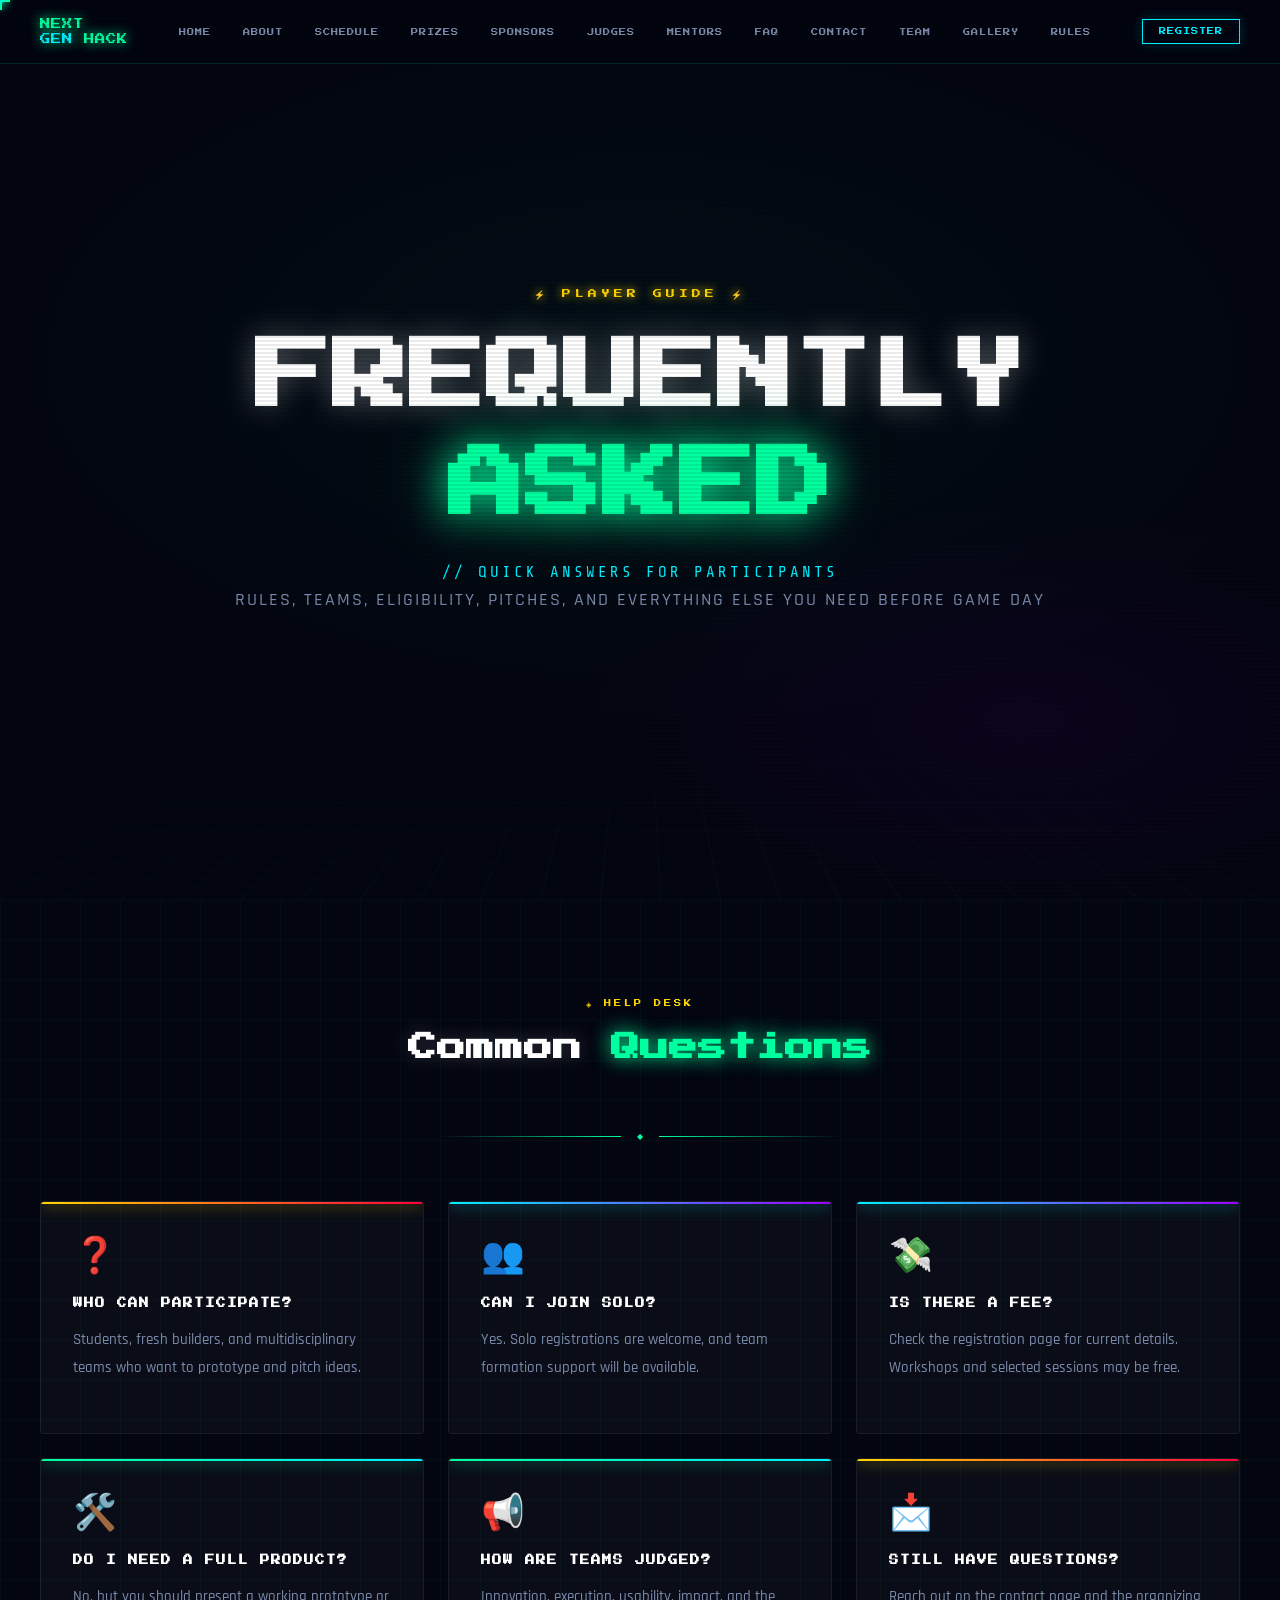
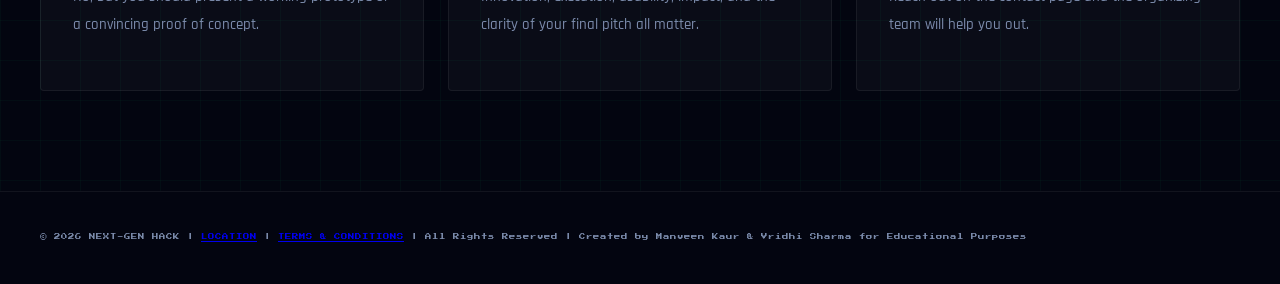
<file: faq.html>
<!DOCTYPE html>
<html lang="en">
<head>
  <meta charset="UTF-8">
  <meta name="viewport" content="width=device-width, initial-scale=1.0">
  <title>FAQ | NEXT-GEN HACK</title>
  <link href="https://fonts.googleapis.com/css2?family=Press+Start+2P&family=Rajdhani:wght@400;500;600;700&family=Share+Tech+Mono&display=swap" rel="stylesheet">
  <link rel="stylesheet" href="styles.css">
</head>
<body>
  <div class="cursor"><div class="cursor-cross" id="cursor-cross"></div><div class="cursor-trail" id="cursor-trail"></div></div>
  <header>
    <div class="logo-area"><div class="logo-pixel">NEXT<br><span>GEN</span> HACK</div></div>
    <nav><ul><li><a href="index.html">HOME</a></li><li><a href="about.html">ABOUT</a></li><li><a href="schedule.html">SCHEDULE</a></li><li><a href="prizes.html">PRIZES</a></li><li><a href="sponsors.html">SPONSORS</a></li><li><a href="judges.html">JUDGES</a></li><li><a href="mentors.html">MENTORS</a></li><li><a href="faq.html">FAQ</a></li><li><a href="contact.html">CONTACT</a></li><li><a href="team.html">TEAM</a></li><li><a href="gallery.html">GALLERY</a></li><li><a href="code-of-conduct.html">RULES</a></li></ul></nav>
    <a href="register.html" class="btn-login">REGISTER</a>
  </header>
  <section class="hero" id="home">
    <div id="pixel-container"></div>
    <div class="hero-eyebrow">⚡ PLAYER GUIDE ⚡</div>
    <h1 class="hero-title"><span class="line1">FREQUENTLY</span><span class="line2">ASKED</span></h1>
    <p class="hero-sub">// QUICK ANSWERS FOR PARTICIPANTS</p>
    <p class="hero-tagline">RULES, TEAMS, ELIGIBILITY, PITCHES, AND EVERYTHING ELSE YOU NEED BEFORE GAME DAY</p>
  </section>
  <section class="events-section" id="events">
    <div class="section-header"><span class="section-tag">◈ HELP DESK</span><h2 class="section-title">Common <em>Questions</em></h2></div>
    <div class="pixel-divider"><span>◆</span></div>
    <div class="events-grid">
      <div class="event-card main"><span class="event-icon">❓</span><h3>WHO CAN PARTICIPATE?</h3><p>Students, fresh builders, and multidisciplinary teams who want to prototype and pitch ideas.</p></div>
      <div class="event-card track"><span class="event-icon">👥</span><h3>CAN I JOIN SOLO?</h3><p>Yes. Solo registrations are welcome, and team formation support will be available.</p></div>
      <div class="event-card track"><span class="event-icon">💸</span><h3>IS THERE A FEE?</h3><p>Check the registration page for current details. Workshops and selected sessions may be free.</p></div>
      <div class="event-card bonus"><span class="event-icon">🛠️</span><h3>DO I NEED A FULL PRODUCT?</h3><p>No, but you should present a working prototype or a convincing proof of concept.</p></div>
      <div class="event-card bonus"><span class="event-icon">📢</span><h3>HOW ARE TEAMS JUDGED?</h3><p>Innovation, execution, usability, impact, and the clarity of your final pitch all matter.</p></div>
      <div class="event-card main"><span class="event-icon">📩</span><h3>STILL HAVE QUESTIONS?</h3><p>Reach out on the contact page and the organizing team will help you out.</p></div>
    </div>
  </section>
  
  <script src="script.js"></script>
<footer><p>© 2026 NEXT-GEN HACK | <a href="location.html">LOCATION</a> | <a href="terms-and-conditions.html">TERMS & CONDITIONS</a> | All Rights Reserved | Created by Manveen Kaur & Vridhi Sharma for Educational Purposes</p></footer>
</body>
</html>
</file>
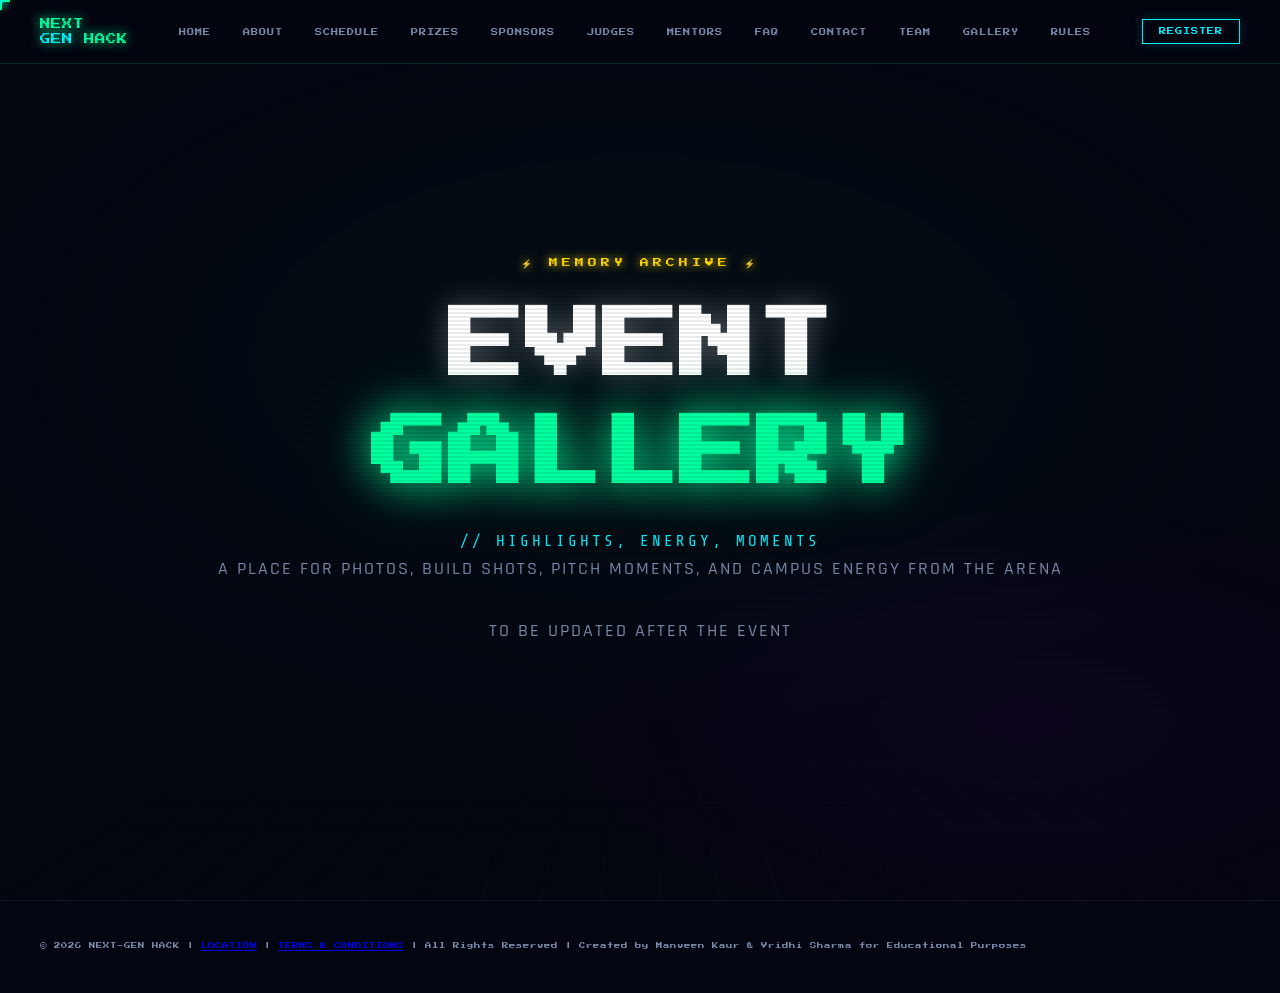
<file: gallery.html>
<!DOCTYPE html>
<html lang="en">
<head>
  <meta charset="UTF-8">
  <meta name="viewport" content="width=device-width, initial-scale=1.0">
  <title>Gallery | NEXT-GEN HACK</title>
  <link href="https://fonts.googleapis.com/css2?family=Press+Start+2P&family=Rajdhani:wght@400;500;600;700&family=Share+Tech+Mono&display=swap" rel="stylesheet">
  <link rel="stylesheet" href="styles.css">
</head>
<body>
  <div class="cursor"><div class="cursor-cross" id="cursor-cross"></div><div class="cursor-trail" id="cursor-trail"></div></div>
  <header>
    <div class="logo-area"><div class="logo-pixel">NEXT<br><span>GEN</span> HACK</div></div>
    <nav><ul><li><a href="index.html">HOME</a></li><li><a href="about.html">ABOUT</a></li><li><a href="schedule.html">SCHEDULE</a></li><li><a href="prizes.html">PRIZES</a></li><li><a href="sponsors.html">SPONSORS</a></li><li><a href="judges.html">JUDGES</a></li><li><a href="mentors.html">MENTORS</a></li><li><a href="faq.html">FAQ</a></li><li><a href="contact.html">CONTACT</a></li><li><a href="team.html">TEAM</a></li><li><a href="gallery.html">GALLERY</a></li><li><a href="code-of-conduct.html">RULES</a></li></ul></nav>
    <a href="register.html" class="btn-login">REGISTER</a>
  </header>
  <section class="hero" id="home">
    <div id="pixel-container"></div>
    <div class="hero-eyebrow">⚡ MEMORY ARCHIVE ⚡</div>
    <h1 class="hero-title"><span class="line1">EVENT</span><span class="line2">GALLERY</span></h1>
    <p class="hero-sub">// HIGHLIGHTS, ENERGY, MOMENTS</p>
    <p class="hero-tagline">A PLACE FOR PHOTOS, BUILD SHOTS, PITCH MOMENTS, AND CAMPUS ENERGY FROM THE ARENA</p>
    <p class="hero-tagline">TO BE UPDATED AFTER THE EVENT</p>
  </section>
  <script src="script.js"></script>
<footer><p>© 2026 NEXT-GEN HACK | <a href="location.html">LOCATION</a> | <a href="terms-and-conditions.html">TERMS & CONDITIONS</a> | All Rights Reserved | Created by Manveen Kaur & Vridhi Sharma for Educational Purposes</p></footer>
</body>
</html>
</file>
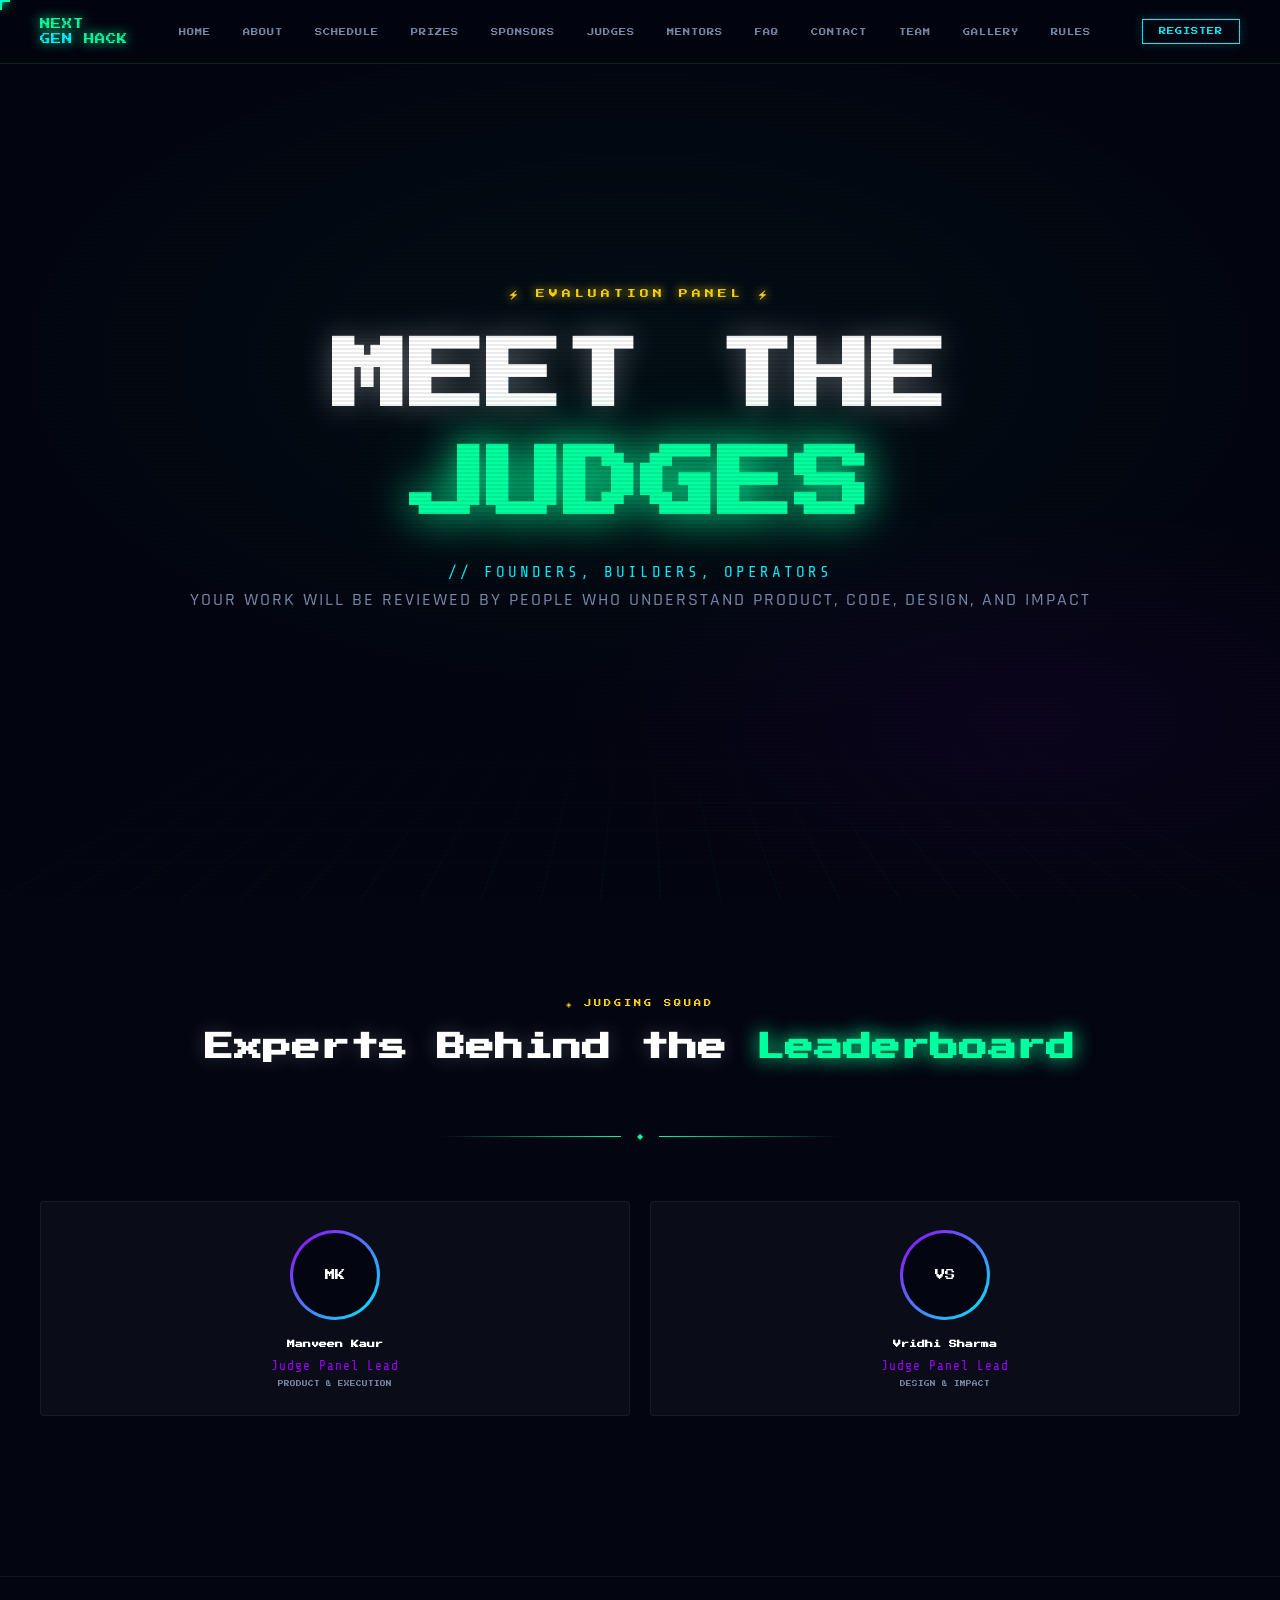
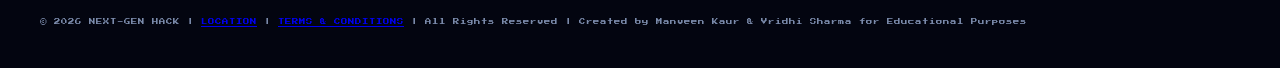
<file: judges.html>
<!DOCTYPE html>
<html lang="en">
<head>
  <meta charset="UTF-8">
  <meta name="viewport" content="width=device-width, initial-scale=1.0">
  <title>Judges | NEXT-GEN HACK</title>
  <link href="https://fonts.googleapis.com/css2?family=Press+Start+2P&family=Rajdhani:wght@400;500;600;700&family=Share+Tech+Mono&display=swap" rel="stylesheet">
  <link rel="stylesheet" href="styles.css">
</head>
<body>
  <div class="cursor"><div class="cursor-cross" id="cursor-cross"></div><div class="cursor-trail" id="cursor-trail"></div></div>
  <header>
    <div class="logo-area"><div class="logo-pixel">NEXT<br><span>GEN</span> HACK</div></div>
    <nav><ul><li><a href="index.html">HOME</a></li><li><a href="about.html">ABOUT</a></li><li><a href="schedule.html">SCHEDULE</a></li><li><a href="prizes.html">PRIZES</a></li><li><a href="sponsors.html">SPONSORS</a></li><li><a href="judges.html">JUDGES</a></li><li><a href="mentors.html">MENTORS</a></li><li><a href="faq.html">FAQ</a></li><li><a href="contact.html">CONTACT</a></li><li><a href="team.html">TEAM</a></li><li><a href="gallery.html">GALLERY</a></li><li><a href="code-of-conduct.html">RULES</a></li></ul></nav>
    <a href="register.html" class="btn-login">REGISTER</a>
  </header>
  <section class="hero" id="home">
    <div id="pixel-container"></div>
    <div class="hero-eyebrow">⚡ EVALUATION PANEL ⚡</div>
    <h1 class="hero-title"><span class="line1">MEET THE</span><span class="line2">JUDGES</span></h1>
    <p class="hero-sub">// FOUNDERS, BUILDERS, OPERATORS</p>
    <p class="hero-tagline">YOUR WORK WILL BE REVIEWED BY PEOPLE WHO UNDERSTAND PRODUCT, CODE, DESIGN, AND IMPACT</p>
  </section>
  <section class="team-section" id="team">
    <div class="section-header"><span class="section-tag">◈ JUDGING SQUAD</span><h2 class="section-title">Experts Behind the <em>Leaderboard</em></h2></div>
    <div class="pixel-divider"><span>◆</span></div>
    <div class="team-grid">
      <div class="team-card"><div class="team-avatar"><div class="avatar-ring"><div class="avatar-inner">MK</div></div></div><h3>Manveen Kaur</h3><p class="role">Judge Panel Lead</p><p class="level">PRODUCT & EXECUTION</p></div>
      <div class="team-card"><div class="team-avatar"><div class="avatar-ring"><div class="avatar-inner">VS</div></div></div><h3>Vridhi Sharma</h3><p class="role">Judge Panel Lead</p><p class="level">DESIGN & IMPACT</p></div>
    </div>
  </section>
  
  <script src="script.js"></script>
<footer><p>© 2026 NEXT-GEN HACK | <a href="location.html">LOCATION</a> | <a href="terms-and-conditions.html">TERMS & CONDITIONS</a> | All Rights Reserved | Created by Manveen Kaur & Vridhi Sharma for Educational Purposes</p></footer>
</body>
</html>
</file>
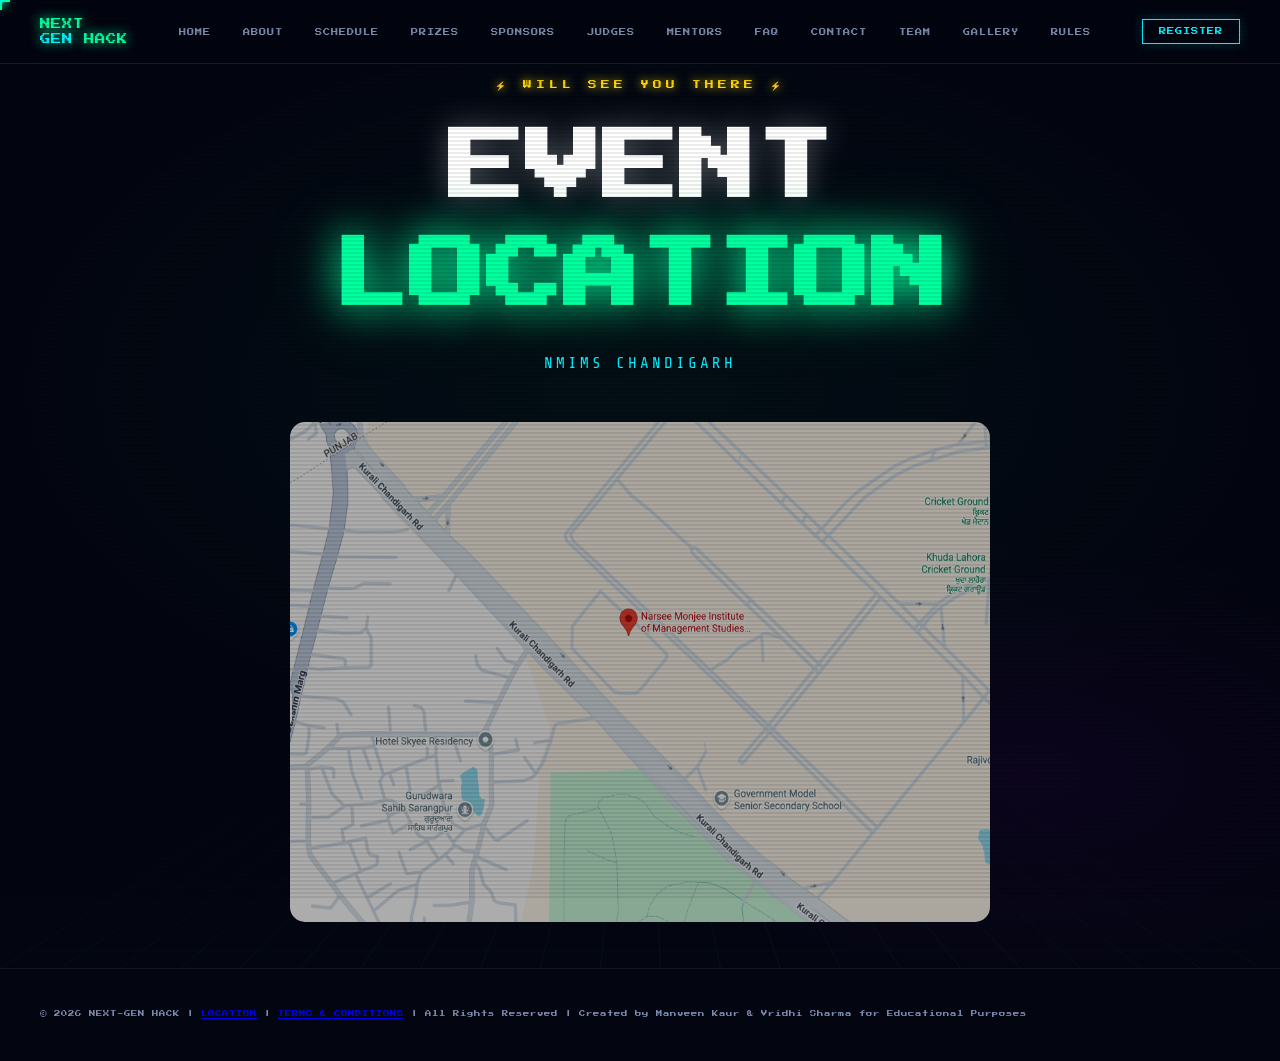
<file: location.html>
<!DOCTYPE html>
<html lang="en">
<head>
  <meta charset="UTF-8">
  <meta name="viewport" content="width=device-width, initial-scale=1.0">
  <title>Location | NEXT-GEN HACK</title>
  <link href="https://fonts.googleapis.com/css2?family=Press+Start+2P&family=Rajdhani:wght@400;500;600;700&family=Share+Tech+Mono&display=swap" rel="stylesheet">
  <link rel="stylesheet" href="styles.css">
</head>
<body>
  <div class="cursor"><div class="cursor-cross" id="cursor-cross"></div><div class="cursor-trail" id="cursor-trail"></div></div>
  <header>
    <div class="logo-area"><div class="logo-pixel">NEXT<br><span>GEN</span> HACK</div></div>
    <nav><ul><li><a href="index.html">HOME</a></li><li><a href="about.html">ABOUT</a></li><li><a href="schedule.html">SCHEDULE</a></li><li><a href="prizes.html">PRIZES</a></li><li><a href="sponsors.html">SPONSORS</a></li><li><a href="judges.html">JUDGES</a></li><li><a href="mentors.html">MENTORS</a></li><li><a href="faq.html">FAQ</a></li><li><a href="contact.html">CONTACT</a></li><li><a href="team.html">TEAM</a></li><li><a href="gallery.html">GALLERY</a></li><li><a href="code-of-conduct.html">RULES</a></li></ul></nav>
    <a href="register.html" class="btn-login">REGISTER</a>
  </header>
  <section class="hero" id="home">
    <div id="pixel-container"></div>
    <div class="hero-eyebrow">⚡ WILL SEE YOU THERE ⚡</div>
    <h1 class="hero-title"><span class="line1">EVENT</span><span class="line2">LOCATION</span></h1>
    <p class="hero-sub">NMIMS CHANDIGARH</p>
    <br>
    <br>
    <p><a href="https://www.google.com/maps/place/Narsee+Monjee+Institute+of+Management+Studies+(NMIMS)+Chandigarh/@30.7814269,76.7559426,16z/data=!3m1!4b1!4m6!3m5!1s0x390ff36a1f4cad33:0xe4173a616a6ece1a!8m2!3d30.7832243!4d76.7616503!16s%2Fg%2F11ny2dn6_j?entry=ttu&g_ep=EgoyMDI2MDQwMS4wIKXMDSoASAFQAw%3D%3D" target="_blank"><img src="mapnmims.png" width="700" height="500"></a></p>
  </section>
  <script src="script.js"></script>
<footer><p>© 2026 NEXT-GEN HACK | <a href="location.html">LOCATION</a> | <a href="terms-and-conditions.html">TERMS & CONDITIONS</a> | All Rights Reserved | Created by Manveen Kaur & Vridhi Sharma for Educational Purposes</p></footer>
</body>
</html>
</file>
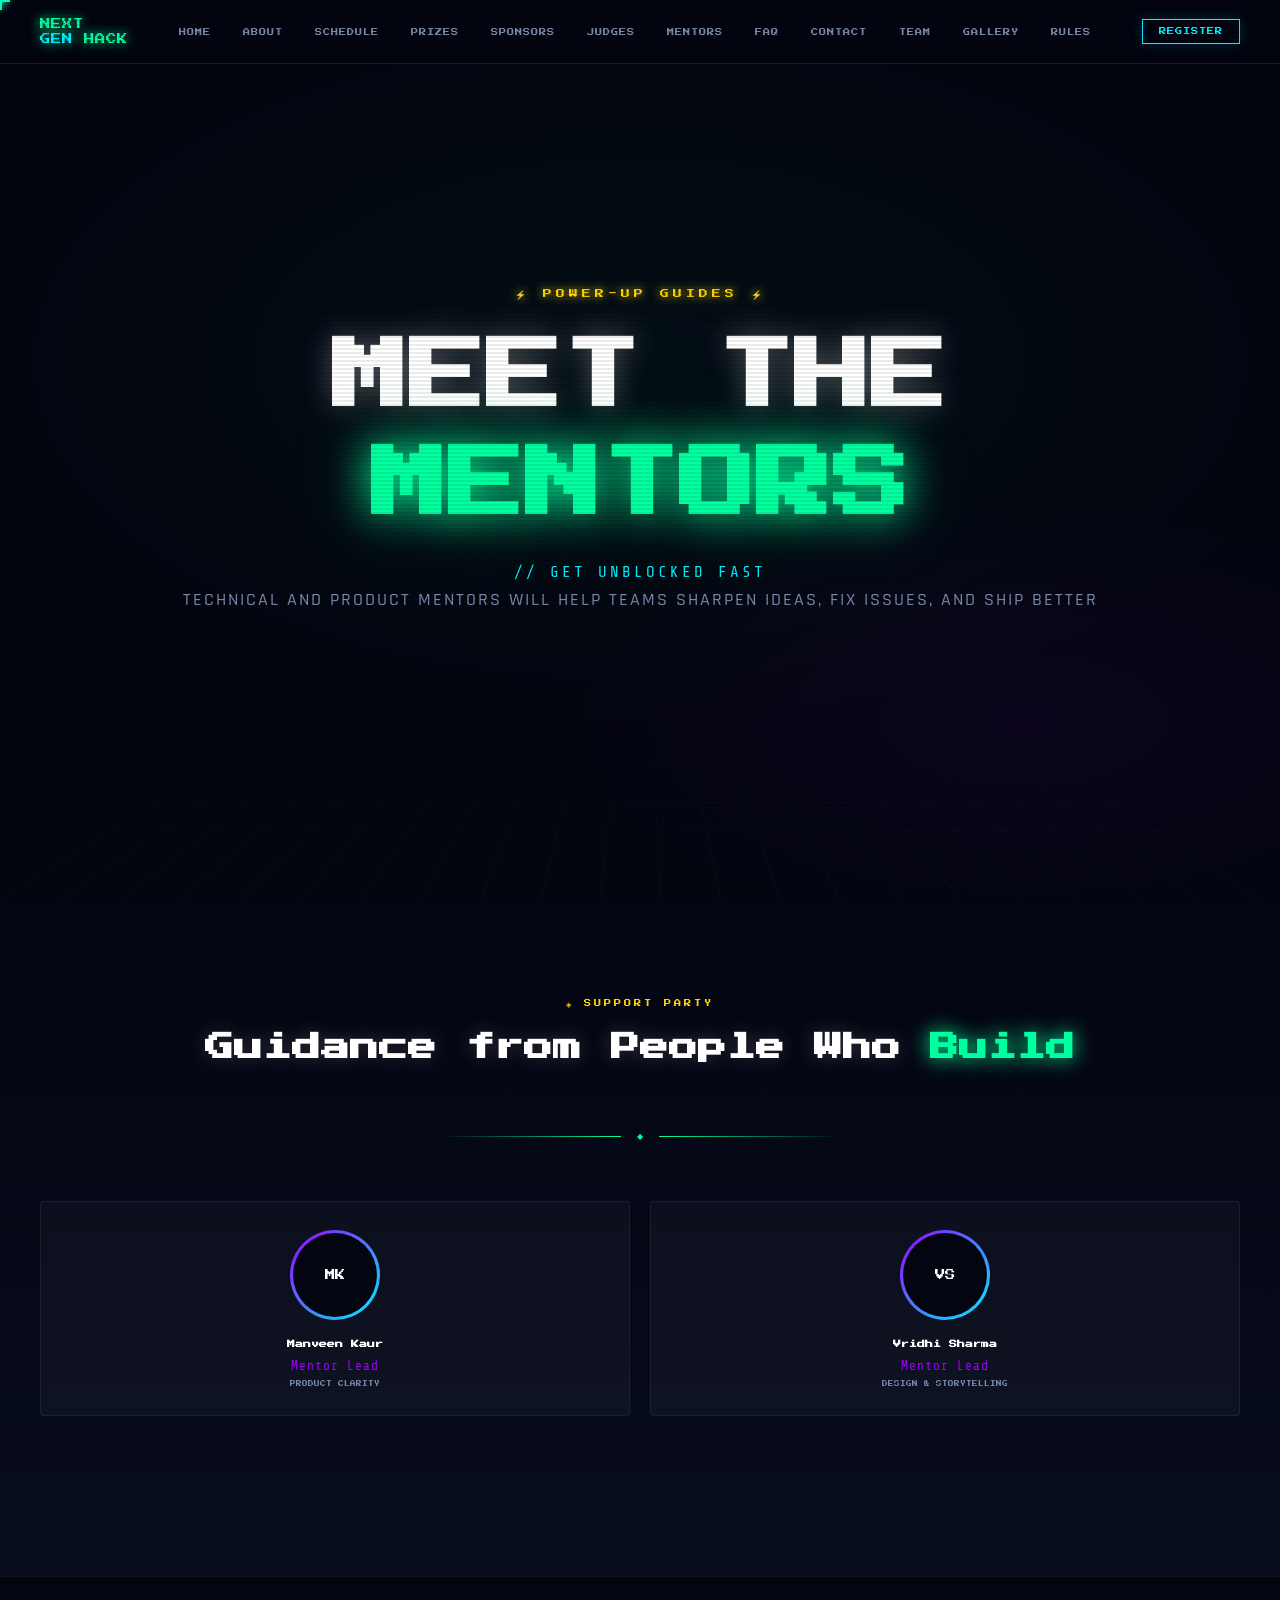
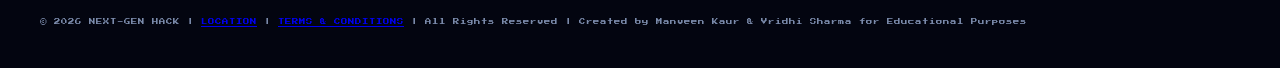
<file: mentors.html>
<!DOCTYPE html>
<html lang="en">
<head>
  <meta charset="UTF-8">
  <meta name="viewport" content="width=device-width, initial-scale=1.0">
  <title>Mentors | NEXT-GEN HACK</title>
  <link href="https://fonts.googleapis.com/css2?family=Press+Start+2P&family=Rajdhani:wght@400;500;600;700&family=Share+Tech+Mono&display=swap" rel="stylesheet">
  <link rel="stylesheet" href="styles.css">
</head>
<body>
  <div class="cursor"><div class="cursor-cross" id="cursor-cross"></div><div class="cursor-trail" id="cursor-trail"></div></div>
  <header>
    <div class="logo-area"><div class="logo-pixel">NEXT<br><span>GEN</span> HACK</div></div>
    <nav><ul><li><a href="index.html">HOME</a></li><li><a href="about.html">ABOUT</a></li><li><a href="schedule.html">SCHEDULE</a></li><li><a href="prizes.html">PRIZES</a></li><li><a href="sponsors.html">SPONSORS</a></li><li><a href="judges.html">JUDGES</a></li><li><a href="mentors.html">MENTORS</a></li><li><a href="faq.html">FAQ</a></li><li><a href="contact.html">CONTACT</a></li><li><a href="team.html">TEAM</a></li><li><a href="gallery.html">GALLERY</a></li><li><a href="code-of-conduct.html">RULES</a></li></ul></nav>
    <a href="register.html" class="btn-login">REGISTER</a>
  </header>
  <section class="hero" id="home">
    <div id="pixel-container"></div>
    <div class="hero-eyebrow">⚡ POWER-UP GUIDES ⚡</div>
    <h1 class="hero-title"><span class="line1">MEET THE</span><span class="line2">MENTORS</span></h1>
    <p class="hero-sub">// GET UNBLOCKED FAST</p>
    <p class="hero-tagline">TECHNICAL AND PRODUCT MENTORS WILL HELP TEAMS SHARPEN IDEAS, FIX ISSUES, AND SHIP BETTER</p>
  </section>
  <section class="about-section" id="about">
    <div class="section-header"><span class="section-tag">◈ SUPPORT PARTY</span><h2 class="section-title">Guidance from People Who <em>Build</em></h2></div>
    <div class="pixel-divider"><span>◆</span></div>
    <div class="team-grid">
      <div class="team-card"><div class="team-avatar"><div class="avatar-ring"><div class="avatar-inner">MK</div></div></div><h3>Manveen Kaur</h3><p class="role">Mentor Lead</p><p class="level">PRODUCT CLARITY</p></div>
      <div class="team-card"><div class="team-avatar"><div class="avatar-ring"><div class="avatar-inner">VS</div></div></div><h3>Vridhi Sharma</h3><p class="role">Mentor Lead</p><p class="level">DESIGN & STORYTELLING</p></div>
    </div>
  </section>
  
  <script src="script.js"></script>
<footer><p>© 2026 NEXT-GEN HACK | <a href="location.html">LOCATION</a> | <a href="terms-and-conditions.html">TERMS & CONDITIONS</a> | All Rights Reserved | Created by Manveen Kaur & Vridhi Sharma for Educational Purposes</p></footer>
</body>
</html>
</file>
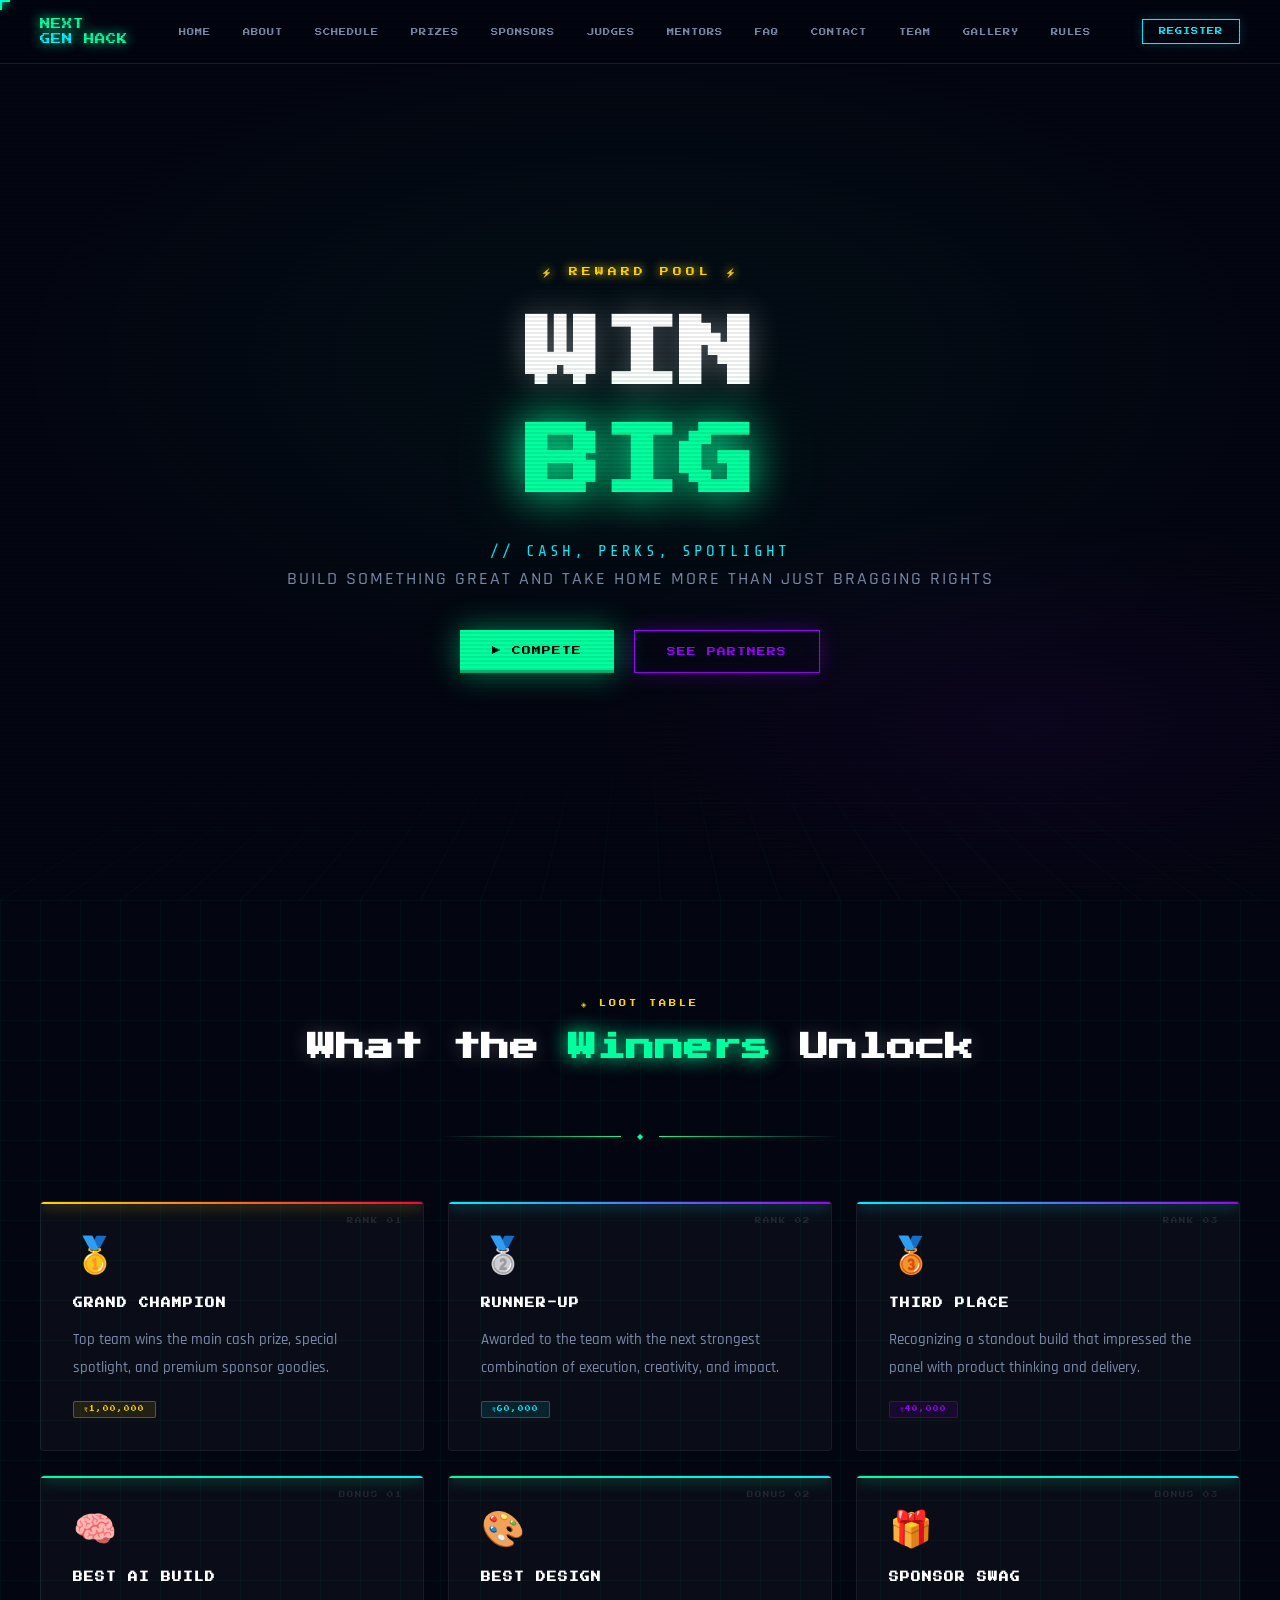
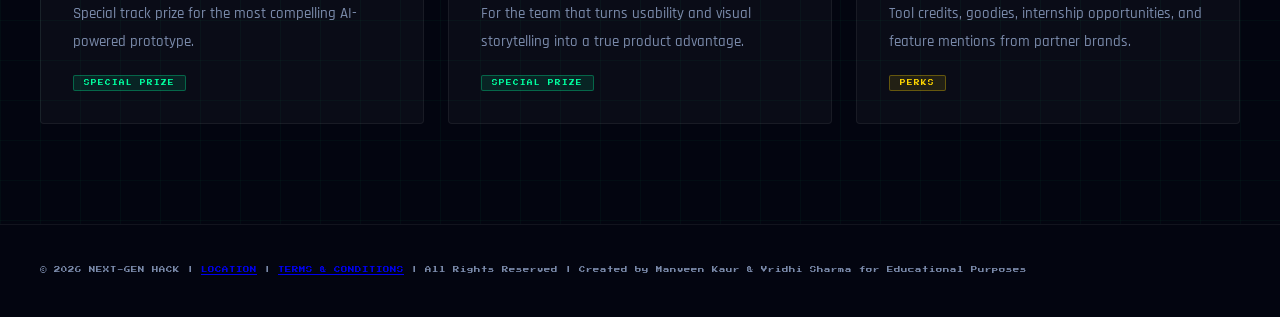
<file: prizes.html>
<!DOCTYPE html>
<html lang="en">
<head>
  <meta charset="UTF-8">
  <meta name="viewport" content="width=device-width, initial-scale=1.0">
  <title>Prizes | NEXT-GEN HACK</title>
  <link href="https://fonts.googleapis.com/css2?family=Press+Start+2P&family=Rajdhani:wght@400;500;600;700&family=Share+Tech+Mono&display=swap" rel="stylesheet">
  <link rel="stylesheet" href="styles.css">
</head>
<body>
  <div class="cursor"><div class="cursor-cross" id="cursor-cross"></div><div class="cursor-trail" id="cursor-trail"></div></div>
  <header>
    <div class="logo-area"><div class="logo-pixel">NEXT<br><span>GEN</span> HACK</div></div>
    <nav><ul><li><a href="index.html">HOME</a></li><li><a href="about.html">ABOUT</a></li><li><a href="schedule.html">SCHEDULE</a></li><li><a href="prizes.html">PRIZES</a></li><li><a href="sponsors.html">SPONSORS</a></li><li><a href="judges.html">JUDGES</a></li><li><a href="mentors.html">MENTORS</a></li><li><a href="faq.html">FAQ</a></li><li><a href="contact.html">CONTACT</a></li><li><a href="team.html">TEAM</a></li><li><a href="gallery.html">GALLERY</a></li><li><a href="code-of-conduct.html">RULES</a></li></ul></nav>
    <a href="register.html" class="btn-login">REGISTER</a>
  </header>
  <section class="hero" id="home">
    <div id="pixel-container"></div>
    <div class="hero-eyebrow">⚡ REWARD POOL ⚡</div>
    <h1 class="hero-title"><span class="line1">WIN</span><span class="line2">BIG</span></h1>
    <p class="hero-sub">// CASH, PERKS, SPOTLIGHT</p>
    <p class="hero-tagline">BUILD SOMETHING GREAT AND TAKE HOME MORE THAN JUST BRAGGING RIGHTS</p>
    <div class="hero-buttons"><a href="register.html" class="btn-primary">COMPETE</a><a href="sponsors.html" class="btn-secondary">SEE PARTNERS</a></div>
  </section>
  <section class="events-section" id="events">
    <div class="section-header"><span class="section-tag">◈ LOOT TABLE</span><h2 class="section-title">What the <em>Winners</em> Unlock</h2></div>
    <div class="pixel-divider"><span>◆</span></div>
    <div class="events-grid">
      <div class="event-card main"><span class="event-number">RANK 01</span><span class="event-icon">🥇</span><h3>GRAND CHAMPION</h3><p>Top team wins the main cash prize, special spotlight, and premium sponsor goodies.</p><div class="event-meta"><span class="badge badge-yellow">₹1,00,000</span></div></div>
      <div class="event-card track"><span class="event-number">RANK 02</span><span class="event-icon">🥈</span><h3>RUNNER-UP</h3><p>Awarded to the team with the next strongest combination of execution, creativity, and impact.</p><div class="event-meta"><span class="badge badge-cyan">₹60,000</span></div></div>
      <div class="event-card track"><span class="event-number">RANK 03</span><span class="event-icon">🥉</span><h3>THIRD PLACE</h3><p>Recognizing a standout build that impressed the panel with product thinking and delivery.</p><div class="event-meta"><span class="badge badge-violet">₹40,000</span></div></div>
      <div class="event-card bonus"><span class="event-number">BONUS 01</span><span class="event-icon">🧠</span><h3>BEST AI BUILD</h3><p>Special track prize for the most compelling AI-powered prototype.</p><div class="event-meta"><span class="badge badge-green">SPECIAL PRIZE</span></div></div>
      <div class="event-card bonus"><span class="event-number">BONUS 02</span><span class="event-icon">🎨</span><h3>BEST DESIGN</h3><p>For the team that turns usability and visual storytelling into a true product advantage.</p><div class="event-meta"><span class="badge badge-green">SPECIAL PRIZE</span></div></div>
      <div class="event-card bonus"><span class="event-number">BONUS 03</span><span class="event-icon">🎁</span><h3>SPONSOR SWAG</h3><p>Tool credits, goodies, internship opportunities, and feature mentions from partner brands.</p><div class="event-meta"><span class="badge badge-yellow">PERKS</span></div></div>
    </div>
  </section>
  
  <script src="script.js"></script>
<footer><p>© 2026 NEXT-GEN HACK | <a href="location.html">LOCATION</a> | <a href="terms-and-conditions.html">TERMS & CONDITIONS</a> | All Rights Reserved | Created by Manveen Kaur & Vridhi Sharma for Educational Purposes</p></footer>
</body>
</html>
</file>
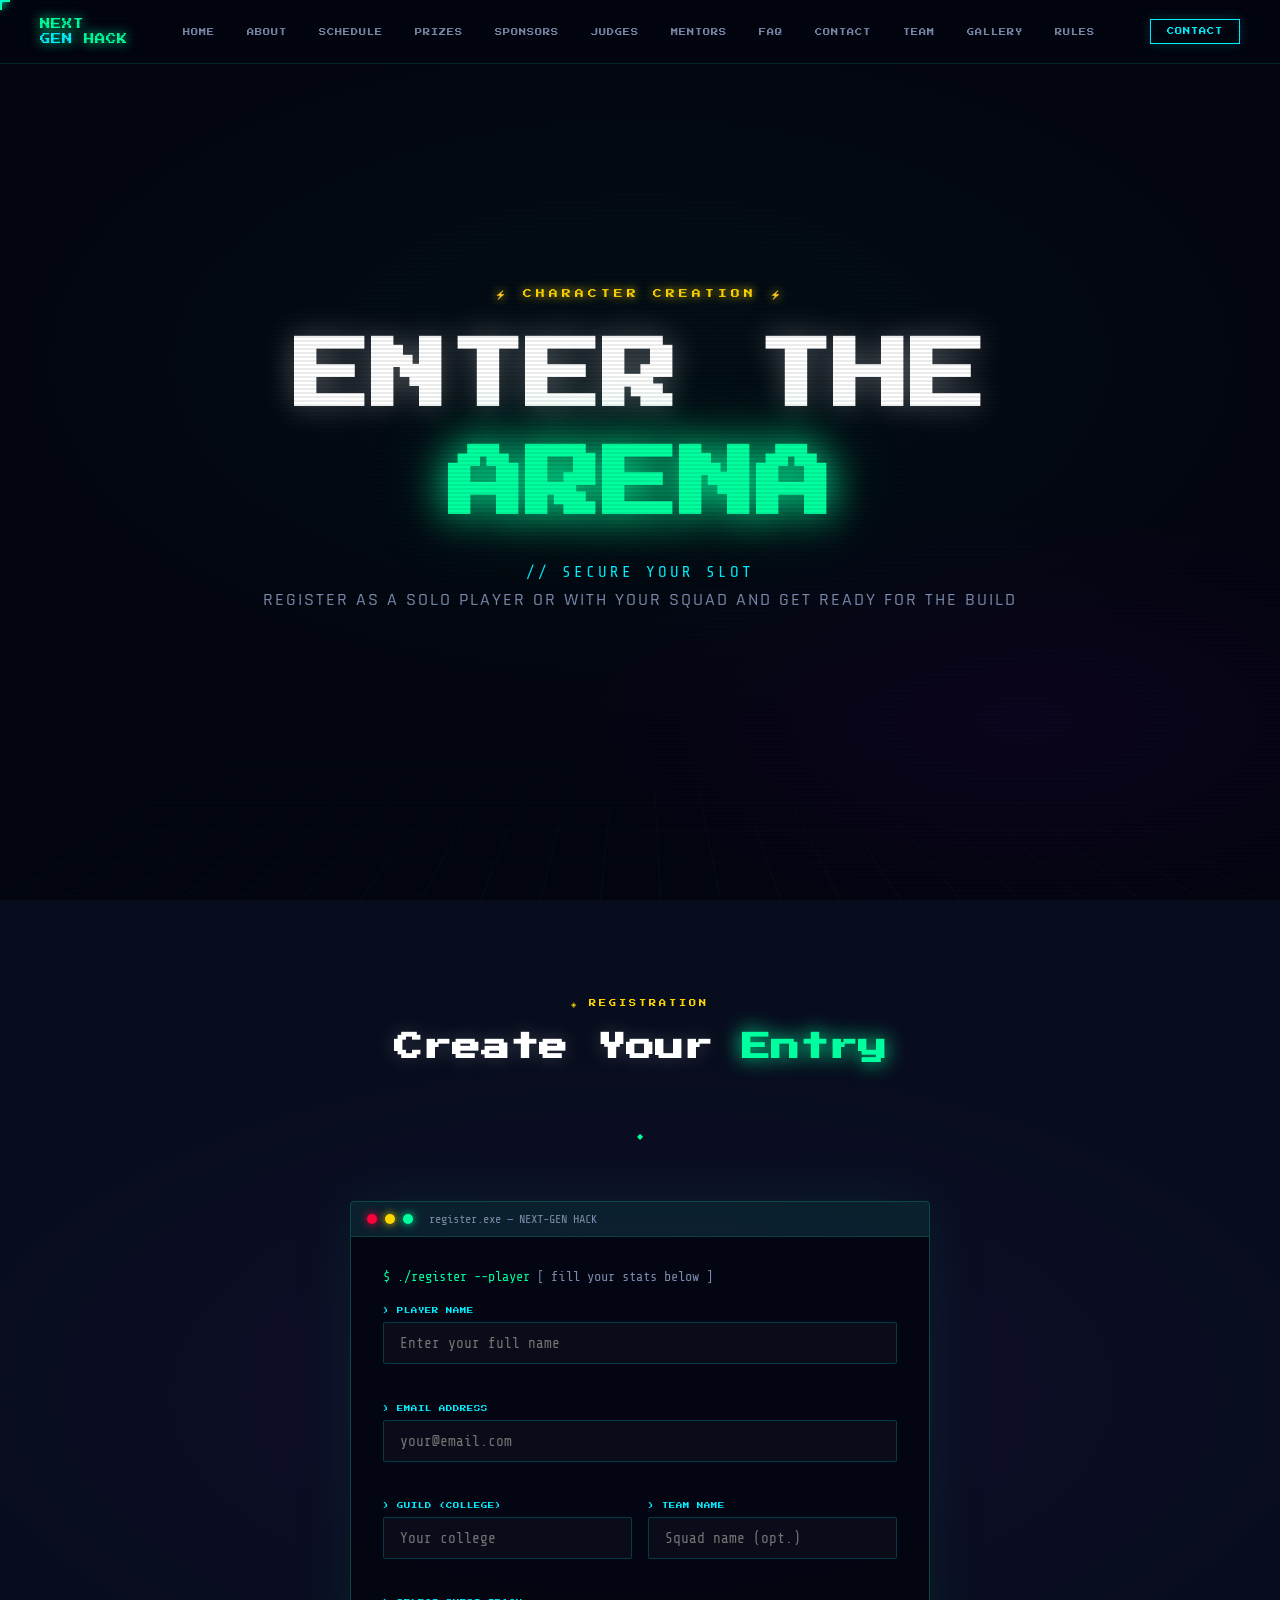
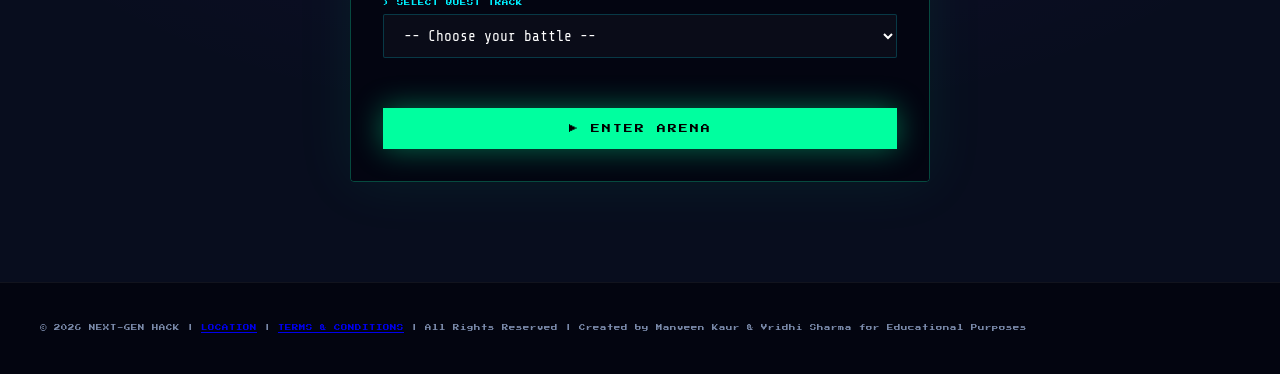
<file: register.html>
<!DOCTYPE html>
<html lang="en">
<head>
  <meta charset="UTF-8">
  <meta name="viewport" content="width=device-width, initial-scale=1.0">
  <title>Register | NEXT-GEN HACK</title>
  <link href="https://fonts.googleapis.com/css2?family=Press+Start+2P&family=Rajdhani:wght@400;500;600;700&family=Share+Tech+Mono&display=swap" rel="stylesheet">
  <link rel="stylesheet" href="styles.css">
</head>
<body>
  <div class="cursor"><div class="cursor-cross" id="cursor-cross"></div><div class="cursor-trail" id="cursor-trail"></div></div>
  <header>
    <div class="logo-area"><div class="logo-pixel">NEXT<br><span>GEN</span> HACK</div></div>
    <nav><ul><li><a href="index.html">HOME</a></li><li><a href="about.html">ABOUT</a></li><li><a href="schedule.html">SCHEDULE</a></li><li><a href="prizes.html">PRIZES</a></li><li><a href="sponsors.html">SPONSORS</a></li><li><a href="judges.html">JUDGES</a></li><li><a href="mentors.html">MENTORS</a></li><li><a href="faq.html">FAQ</a></li><li><a href="contact.html">CONTACT</a></li><li><a href="team.html">TEAM</a></li><li><a href="gallery.html">GALLERY</a></li><li><a href="code-of-conduct.html">RULES</a></li></ul></nav>
    <a href="contact.html" class="btn-login">CONTACT</a>
  </header>
  <section class="hero" id="home">
    <div id="pixel-container"></div>
    <div class="hero-eyebrow">⚡ CHARACTER CREATION ⚡</div>
    <h1 class="hero-title"><span class="line1">ENTER THE</span><span class="line2">ARENA</span></h1>
    <p class="hero-sub">// SECURE YOUR SLOT</p>
    <p class="hero-tagline">REGISTER AS A SOLO PLAYER OR WITH YOUR SQUAD AND GET READY FOR THE BUILD</p>
  </section>
  <section class="register-section" id="register">
    <div class="section-header"><span class="section-tag">◈ REGISTRATION</span><h2 class="section-title">Create Your <em>Entry</em></h2></div>
    <div class="pixel-divider"><span>◆</span></div>
    <div class="register-wrapper">
      <div class="terminal-frame">
        <div class="terminal-bar"><div class="t-dot r"></div><div class="t-dot y"></div><div class="t-dot g"></div><span class="terminal-title">register.exe — NEXT-GEN HACK</span></div>
        <div class="terminal-body">
          <p class="form-prompt">$ ./register --player <span>[ fill your stats below ]</span></p>
          <form id="register-form" novalidate>
            <div class="form-group">
              <label for="player-name">PLAYER NAME</label>
              <input id="player-name" name="playerName" type="text" placeholder="Enter your full name" pattern="^[A-Za-z][A-Za-z ]{1,49}$" title="Letters and spaces only, 2-50 characters">
              <span class="input-error" id="name-error"></span>
            </div>
            <div class="form-group">
              <label for="player-email">EMAIL ADDRESS</label>
              <input id="player-email" name="playerEmail" type="email" placeholder="your@email.com">
              <span class="input-error" id="email-error"></span>
            </div>
            <div class="form-group form-row">
              <div>
                <label for="player-guild">GUILD (COLLEGE)</label>
                <input id="player-guild" name="playerGuild" type="text" placeholder="Your college" pattern="^[A-Za-z0-9 '&,-]{2,100}$" title="Letters, numbers, spaces and basic punctuation only">
                <span class="input-error" id="guild-error"></span>
              </div>
              <div>
                <label for="player-team">TEAM NAME</label>
                <input id="player-team" name="playerTeam" type="text" placeholder="Squad name (opt.)" pattern="^[A-Za-z0-9 '&,-]{0,100}$" title="Letters, numbers, spaces and basic punctuation only">
                <span class="input-error" id="team-error"></span>
              </div>
            </div>
            <div class="form-group">
              <label for="player-track">SELECT QUEST TRACK</label>
              <select id="player-track" name="playerTrack" required>
                <option value="" disabled selected>-- Choose your battle --</option>
                <option>24-HR Hackathon</option>
                <option>AI Challenge</option>
                <option>CTF — Cyber Siege</option>
                <option>UI/UX Arena</option>
                <option>Pitch Battle</option>
              </select>
              <span class="input-error" id="track-error"></span>
            </div>
            <button type="submit" class="btn-register" id="register-btn">ENTER ARENA</button>
          </form>
        </div>
      </div>
    </div>
  </section>
  
  <script src="script.js"></script>
<footer><p>© 2026 NEXT-GEN HACK | <a href="location.html">LOCATION</a> | <a href="terms-and-conditions.html">TERMS & CONDITIONS</a> | All Rights Reserved | Created by Manveen Kaur & Vridhi Sharma for Educational Purposes</p></footer>
</body>
</html>
</file>
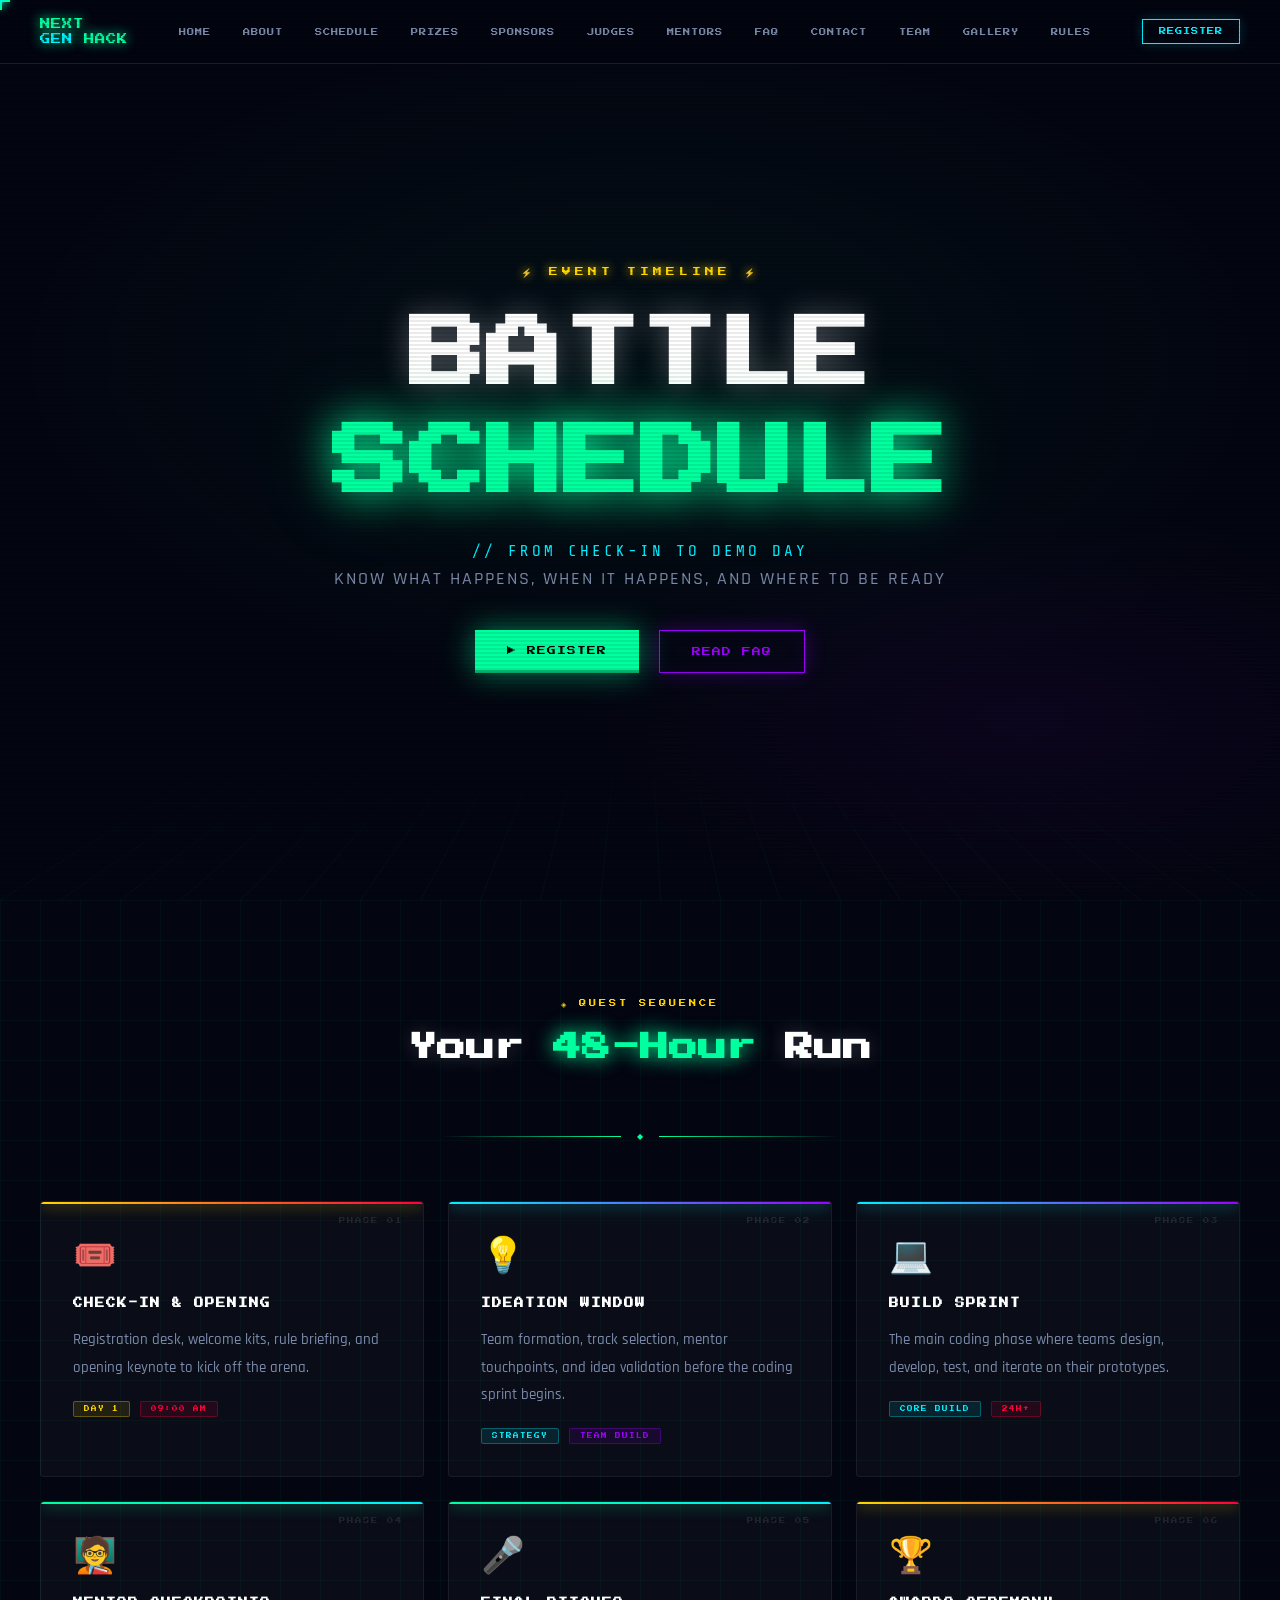
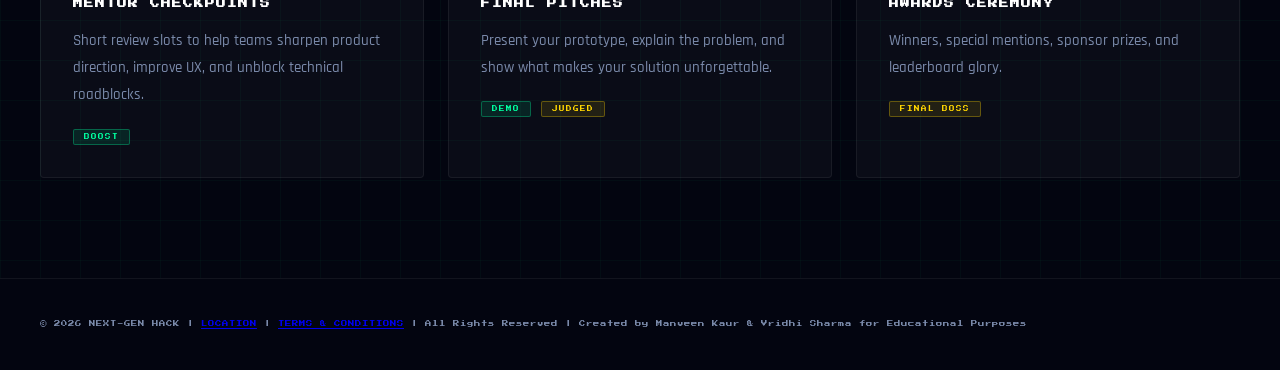
<file: schedule.html>
<!DOCTYPE html>
<html lang="en">
<head>
  <meta charset="UTF-8">
  <meta name="viewport" content="width=device-width, initial-scale=1.0">
  <title>Schedule | NEXT-GEN HACK</title>
  <link href="https://fonts.googleapis.com/css2?family=Press+Start+2P&family=Rajdhani:wght@400;500;600;700&family=Share+Tech+Mono&display=swap" rel="stylesheet">
  <link rel="stylesheet" href="styles.css">
</head>
<body>
  <div class="cursor"><div class="cursor-cross" id="cursor-cross"></div><div class="cursor-trail" id="cursor-trail"></div></div>
  <header>
    <div class="logo-area"><div class="logo-pixel">NEXT<br><span>GEN</span> HACK</div></div>
    <nav><ul><li><a href="index.html">HOME</a></li><li><a href="about.html">ABOUT</a></li><li><a href="schedule.html">SCHEDULE</a></li><li><a href="prizes.html">PRIZES</a></li><li><a href="sponsors.html">SPONSORS</a></li><li><a href="judges.html">JUDGES</a></li><li><a href="mentors.html">MENTORS</a></li><li><a href="faq.html">FAQ</a></li><li><a href="contact.html">CONTACT</a></li><li><a href="team.html">TEAM</a></li><li><a href="gallery.html">GALLERY</a></li><li><a href="code-of-conduct.html">RULES</a></li></ul></nav>
    <a href="register.html" class="btn-login">REGISTER</a>
  </header>
  <section class="hero" id="home">
    <div id="pixel-container"></div>
    <div class="hero-eyebrow">⚡ EVENT TIMELINE ⚡</div>
    <h1 class="hero-title"><span class="line1">BATTLE</span><span class="line2">SCHEDULE</span></h1>
    <p class="hero-sub">// FROM CHECK-IN TO DEMO DAY</p>
    <p class="hero-tagline">KNOW WHAT HAPPENS, WHEN IT HAPPENS, AND WHERE TO BE READY</p>
    <div class="hero-buttons"><a href="register.html" class="btn-primary">REGISTER</a><a href="faq.html" class="btn-secondary">READ FAQ</a></div>
  </section>
  <section class="events-section" id="events">
    <div class="section-header"><span class="section-tag">◈ QUEST SEQUENCE</span><h2 class="section-title">Your <em>48-Hour</em> Run</h2></div>
    <div class="pixel-divider"><span>◆</span></div>
    <div class="events-grid">
      <div class="event-card main"><span class="event-number">PHASE 01</span><span class="event-icon">🎟️</span><h3>CHECK-IN & OPENING</h3><p>Registration desk, welcome kits, rule briefing, and opening keynote to kick off the arena.</p><div class="event-meta"><span class="badge badge-yellow">DAY 1</span><span class="badge badge-red">09:00 AM</span></div></div>
      <div class="event-card track"><span class="event-number">PHASE 02</span><span class="event-icon">💡</span><h3>IDEATION WINDOW</h3><p>Team formation, track selection, mentor touchpoints, and idea validation before the coding sprint begins.</p><div class="event-meta"><span class="badge badge-cyan">STRATEGY</span><span class="badge badge-violet">TEAM BUILD</span></div></div>
      <div class="event-card track"><span class="event-number">PHASE 03</span><span class="event-icon">💻</span><h3>BUILD SPRINT</h3><p>The main coding phase where teams design, develop, test, and iterate on their prototypes.</p><div class="event-meta"><span class="badge badge-cyan">CORE BUILD</span><span class="badge badge-red">24H+</span></div></div>
      <div class="event-card bonus"><span class="event-number">PHASE 04</span><span class="event-icon">🧑‍🏫</span><h3>MENTOR CHECKPOINTS</h3><p>Short review slots to help teams sharpen product direction, improve UX, and unblock technical roadblocks.</p><div class="event-meta"><span class="badge badge-green">BOOST</span></div></div>
      <div class="event-card bonus"><span class="event-number">PHASE 05</span><span class="event-icon">🎤</span><h3>FINAL PITCHES</h3><p>Present your prototype, explain the problem, and show what makes your solution unforgettable.</p><div class="event-meta"><span class="badge badge-green">DEMO</span><span class="badge badge-yellow">JUDGED</span></div></div>
      <div class="event-card main"><span class="event-number">PHASE 06</span><span class="event-icon">🏆</span><h3>AWARDS CEREMONY</h3><p>Winners, special mentions, sponsor prizes, and leaderboard glory.</p><div class="event-meta"><span class="badge badge-yellow">FINAL BOSS</span></div></div>
    </div>
  </section>
  
  <script src="script.js"></script>
<footer><p>© 2026 NEXT-GEN HACK | <a href="location.html">LOCATION</a> | <a href="terms-and-conditions.html">TERMS & CONDITIONS</a> | All Rights Reserved | Created by Manveen Kaur & Vridhi Sharma for Educational Purposes</p></footer>
</body>
</html>
</file>
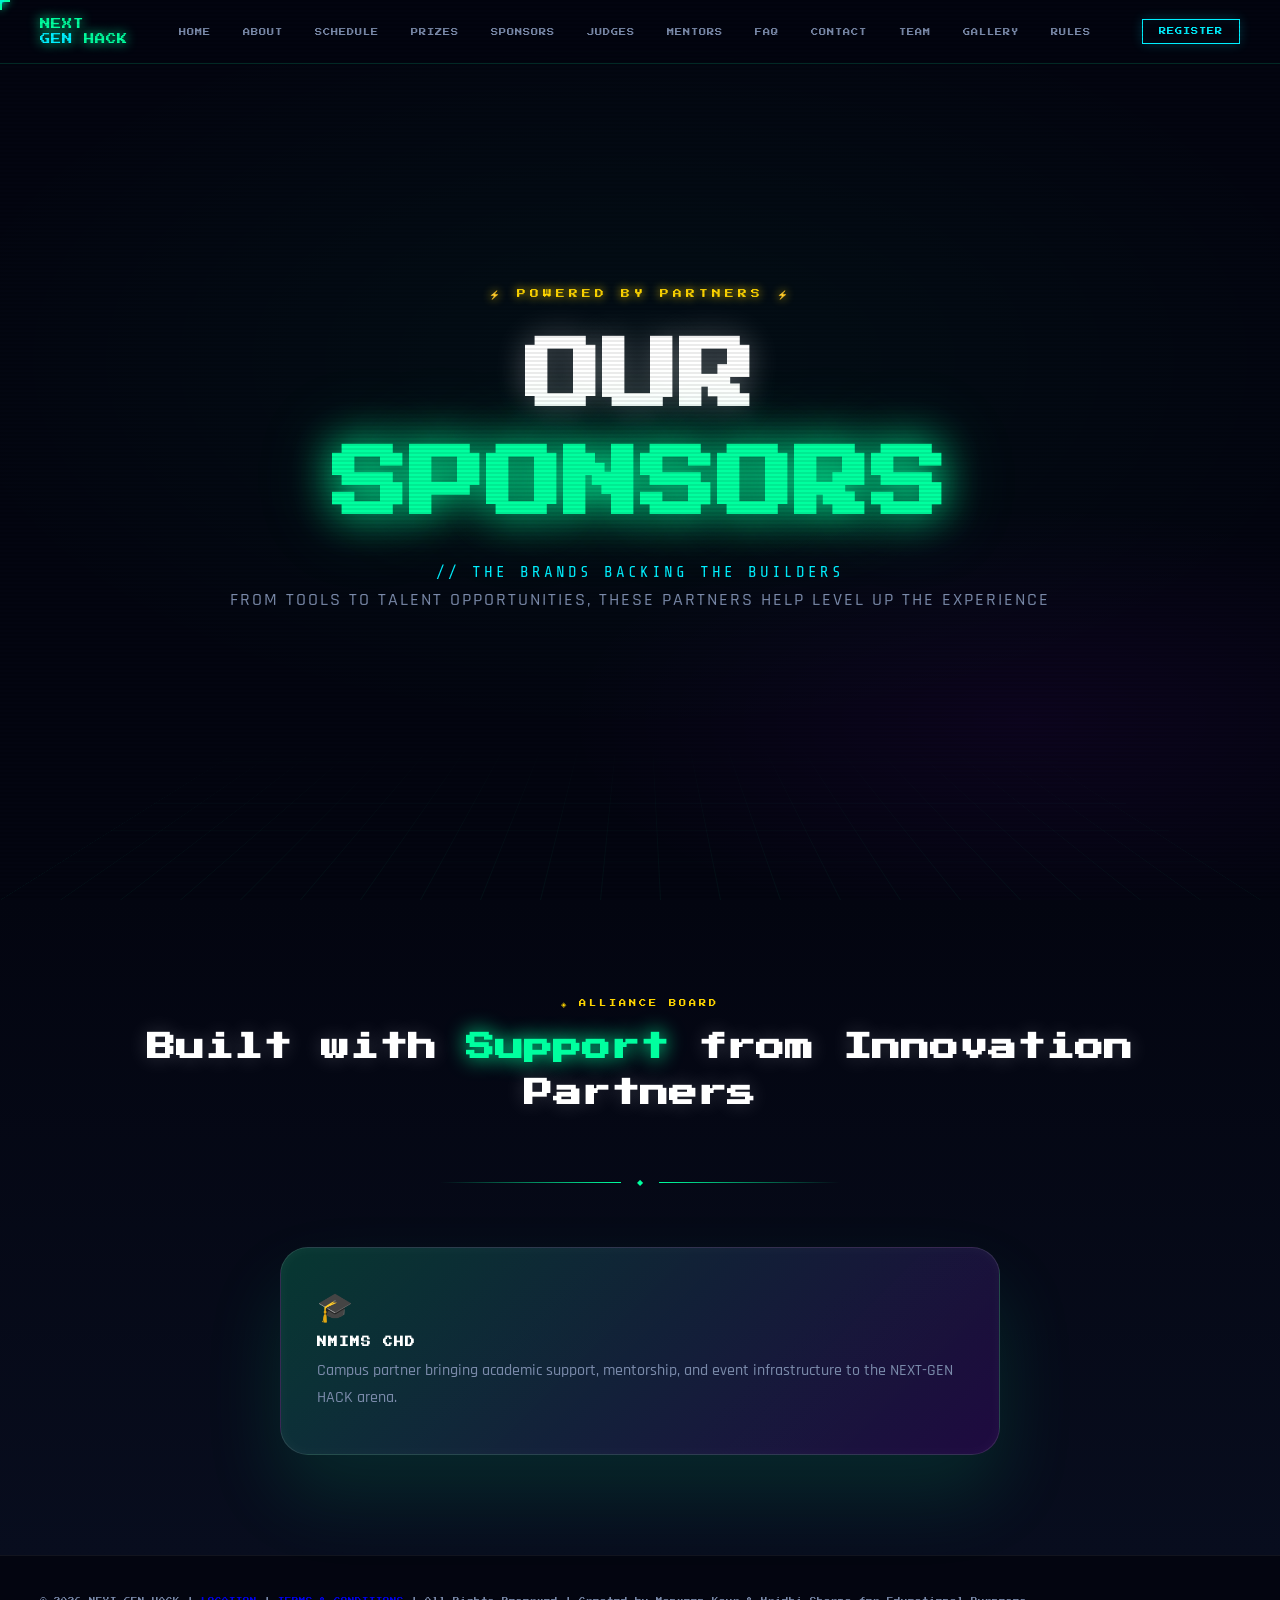
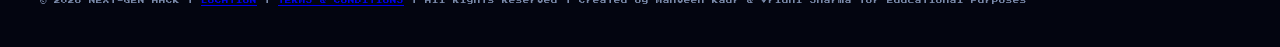
<file: sponsors.html>
<!DOCTYPE html>
<html lang="en">
<head>
  <meta charset="UTF-8">
  <meta name="viewport" content="width=device-width, initial-scale=1.0">
  <title>Sponsors | NEXT-GEN HACK</title>
  <link href="https://fonts.googleapis.com/css2?family=Press+Start+2P&family=Rajdhani:wght@400;500;600;700&family=Share+Tech+Mono&display=swap" rel="stylesheet">
  <link rel="stylesheet" href="styles.css">
</head>
<body>
  <div class="cursor"><div class="cursor-cross" id="cursor-cross"></div><div class="cursor-trail" id="cursor-trail"></div></div>
  <header>
    <div class="logo-area"><div class="logo-pixel">NEXT<br><span>GEN</span> HACK</div></div>
    <nav><ul><li><a href="index.html">HOME</a></li><li><a href="about.html">ABOUT</a></li><li><a href="schedule.html">SCHEDULE</a></li><li><a href="prizes.html">PRIZES</a></li><li><a href="sponsors.html">SPONSORS</a></li><li><a href="judges.html">JUDGES</a></li><li><a href="mentors.html">MENTORS</a></li><li><a href="faq.html">FAQ</a></li><li><a href="contact.html">CONTACT</a></li><li><a href="team.html">TEAM</a></li><li><a href="gallery.html">GALLERY</a></li><li><a href="code-of-conduct.html">RULES</a></li></ul></nav>
    <a href="register.html" class="btn-login">REGISTER</a>
  </header>
  <section class="hero" id="home">
    <div id="pixel-container"></div>
    <div class="hero-eyebrow">⚡ POWERED BY PARTNERS ⚡</div>
    <h1 class="hero-title"><span class="line1">OUR</span><span class="line2">SPONSORS</span></h1>
    <p class="hero-sub">// THE BRANDS BACKING THE BUILDERS</p>
    <p class="hero-tagline">FROM TOOLS TO TALENT OPPORTUNITIES, THESE PARTNERS HELP LEVEL UP THE EXPERIENCE</p>
  </section>
  <section class="about-section sponsors-section" id="about">
    <div class="section-header"><span class="section-tag">◈ ALLIANCE BOARD</span><h2 class="section-title">Built with <em>Support</em> from Innovation Partners</h2></div>
    <div class="pixel-divider"><span>◆</span></div>
    <div class="about-cards" style="max-width:1200px;margin:0 auto;">
      <div class="ability-card sponsor-card green"><span class="ability-icon">🎓</span><h3>NMIMS CHD</h3><p>Campus partner bringing academic support, mentorship, and event infrastructure to the NEXT-GEN HACK arena.</p></div>
    </div>
  </section>
  
  <script src="script.js"></script>
<footer><p>© 2026 NEXT-GEN HACK | <a href="location.html">LOCATION</a> | <a href="terms-and-conditions.html">TERMS & CONDITIONS</a> | All Rights Reserved | Created by Manveen Kaur & Vridhi Sharma for Educational Purposes</p></footer>
</body>
</html>
</file>
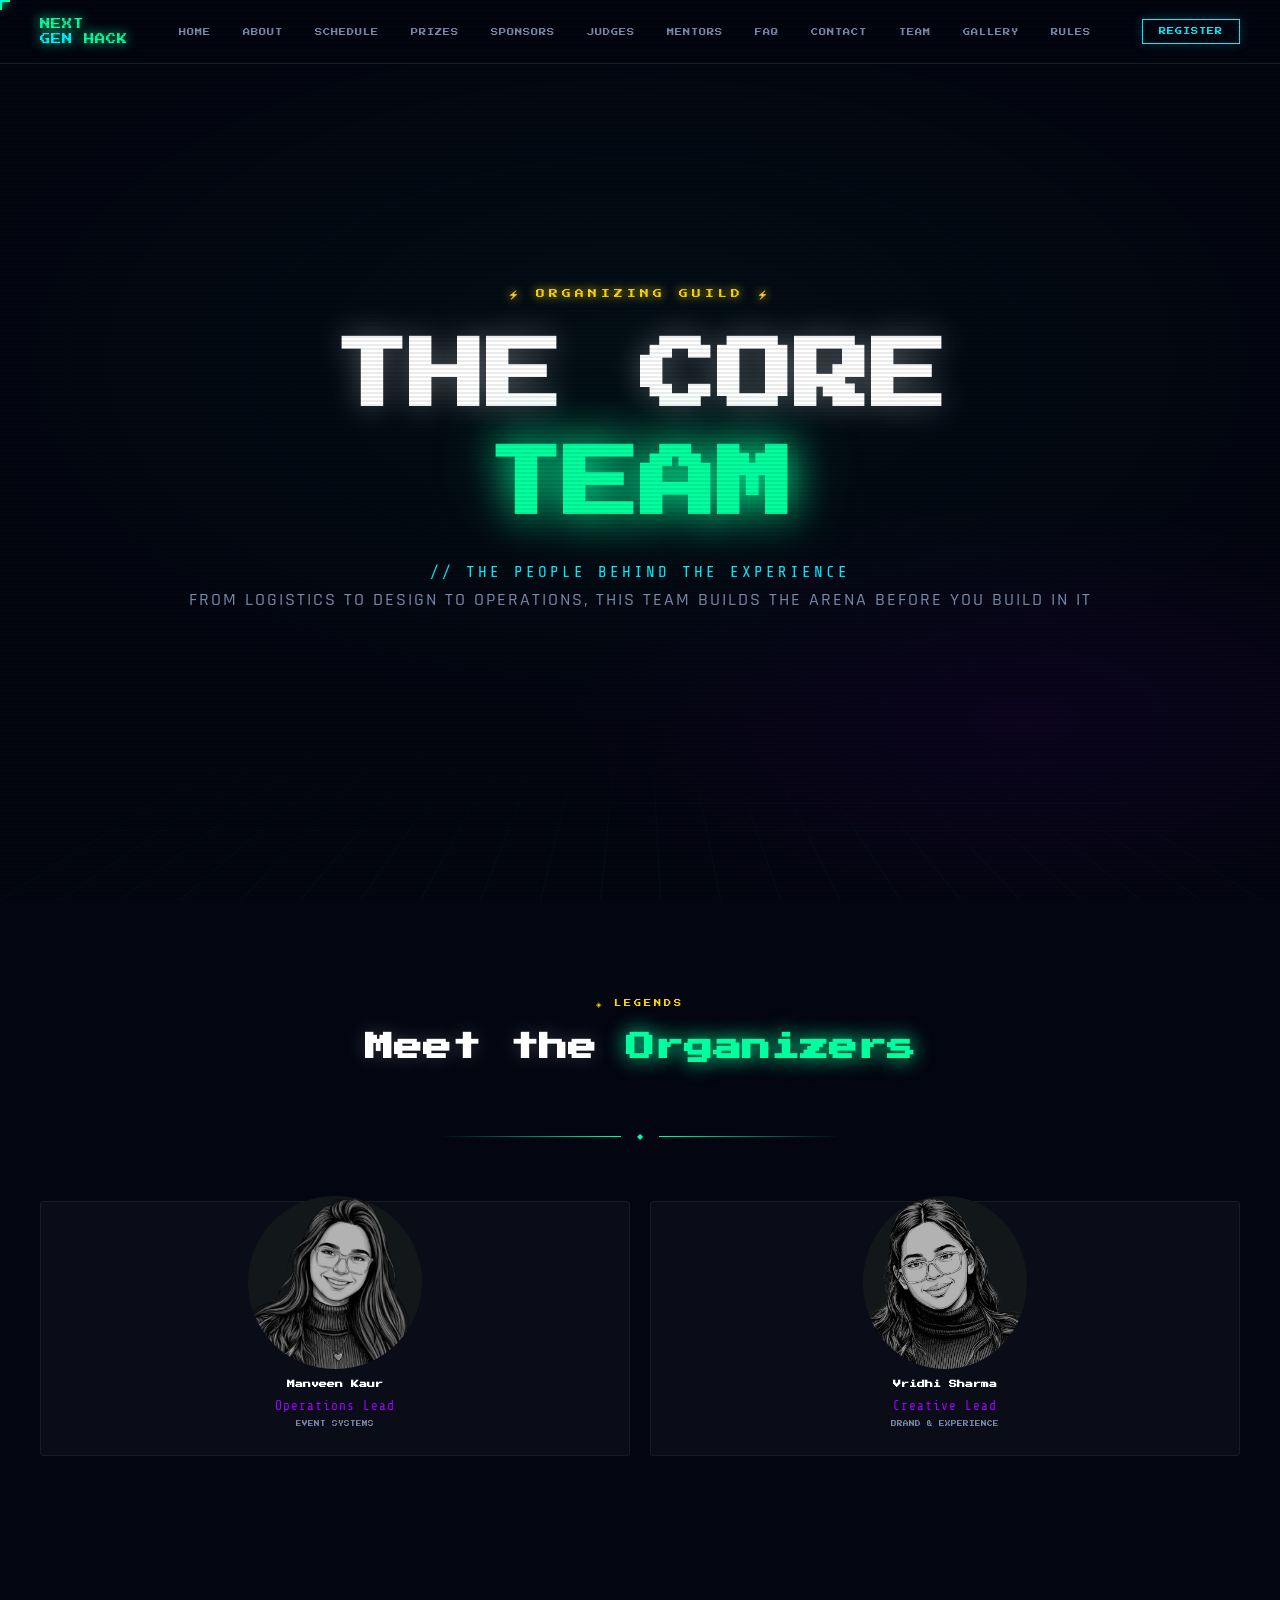
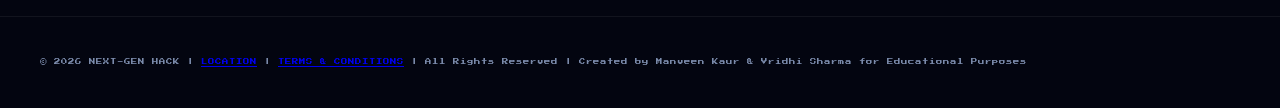
<file: team.html>
<!DOCTYPE html>
<html lang="en">
<head>
  <meta charset="UTF-8">
  <meta name="viewport" content="width=device-width, initial-scale=1.0">
  <title>Team | NEXT-GEN HACK</title>
  <link href="https://fonts.googleapis.com/css2?family=Press+Start+2P&family=Rajdhani:wght@400;500;600;700&family=Share+Tech+Mono&display=swap" rel="stylesheet">
  <link rel="stylesheet" href="styles.css">
</head>
<body class="team-page">
  <div class="cursor"><div class="cursor-cross" id="cursor-cross"></div><div class="cursor-trail" id="cursor-trail"></div></div>
  <header>
    <div class="logo-area"><div class="logo-pixel">NEXT<br><span>GEN</span> HACK</div></div>
    <nav><ul><li><a href="index.html">HOME</a></li><li><a href="about.html">ABOUT</a></li><li><a href="schedule.html">SCHEDULE</a></li><li><a href="prizes.html">PRIZES</a></li><li><a href="sponsors.html">SPONSORS</a></li><li><a href="judges.html">JUDGES</a></li><li><a href="mentors.html">MENTORS</a></li><li><a href="faq.html">FAQ</a></li><li><a href="contact.html">CONTACT</a></li><li><a href="team.html">TEAM</a></li><li><a href="gallery.html">GALLERY</a></li><li><a href="code-of-conduct.html">RULES</a></li></ul></nav>
    <a href="register.html" class="btn-login">REGISTER</a>
  </header>
  <section class="hero" id="home">
    <div id="pixel-container"></div>
    <div class="hero-eyebrow">⚡ ORGANIZING GUILD ⚡</div>
    <h1 class="hero-title"><span class="line1">THE CORE</span><span class="line2">TEAM</span></h1>
    <p class="hero-sub">// THE PEOPLE BEHIND THE EXPERIENCE</p>
    <p class="hero-tagline">FROM LOGISTICS TO DESIGN TO OPERATIONS, THIS TEAM BUILDS THE ARENA BEFORE YOU BUILD IN IT</p>
  </section>
  <section class="team-section" id="team">
    <div class="section-header"><span class="section-tag">◈ LEGENDS</span><h2 class="section-title">Meet the <em>Organizers</em></h2></div>
    <div class="pixel-divider"><span>◆</span></div>
    <div class="team-grid">
      <div class="team-card">
        <div class="team-avatar">
          <div class="avatar-ring">
            <img src="Manveen.jpeg" alt="Manveen Kaur" class="avatar-img">
          </div>
        </div>
        <h3>Manveen Kaur</h3>
        <p class="role">Operations Lead</p>
        <p class="level">EVENT SYSTEMS</p>
      </div>
      <div class="team-card">
        <div class="team-avatar">
          <div class="avatar-ring">
            <img src="Vridhi.jpeg" alt="Vridhi Sharma" class="avatar-img">
          </div>
        </div>
        <h3>Vridhi Sharma</h3>
        <p class="role">Creative Lead</p>
        <p class="level">BRAND & EXPERIENCE</p>
      </div>
    </div>
  </section>
  
  <script src="script.js"></script>
<footer><p>© 2026 NEXT-GEN HACK | <a href="location.html">LOCATION</a> | <a href="terms-and-conditions.html">TERMS & CONDITIONS</a> | All Rights Reserved | Created by Manveen Kaur & Vridhi Sharma for Educational Purposes</p></footer>
</body>
</html>
</file>
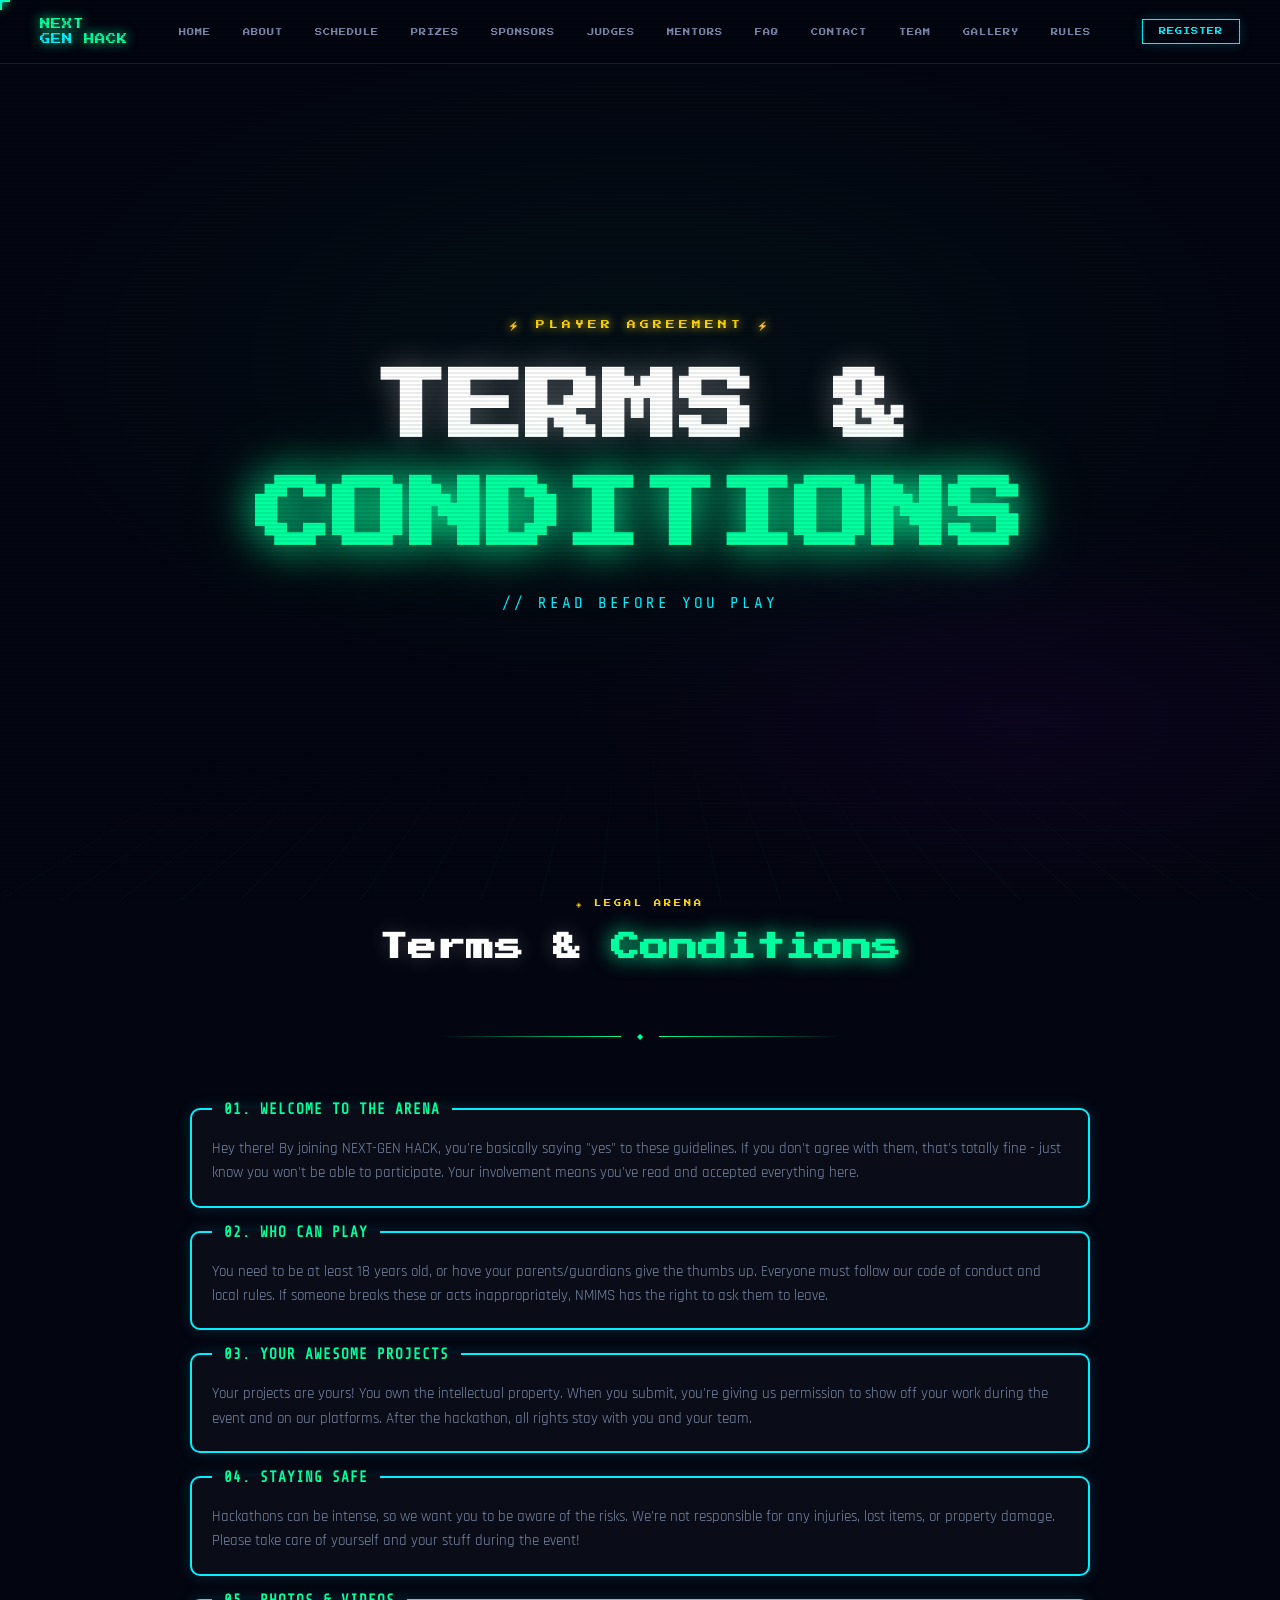
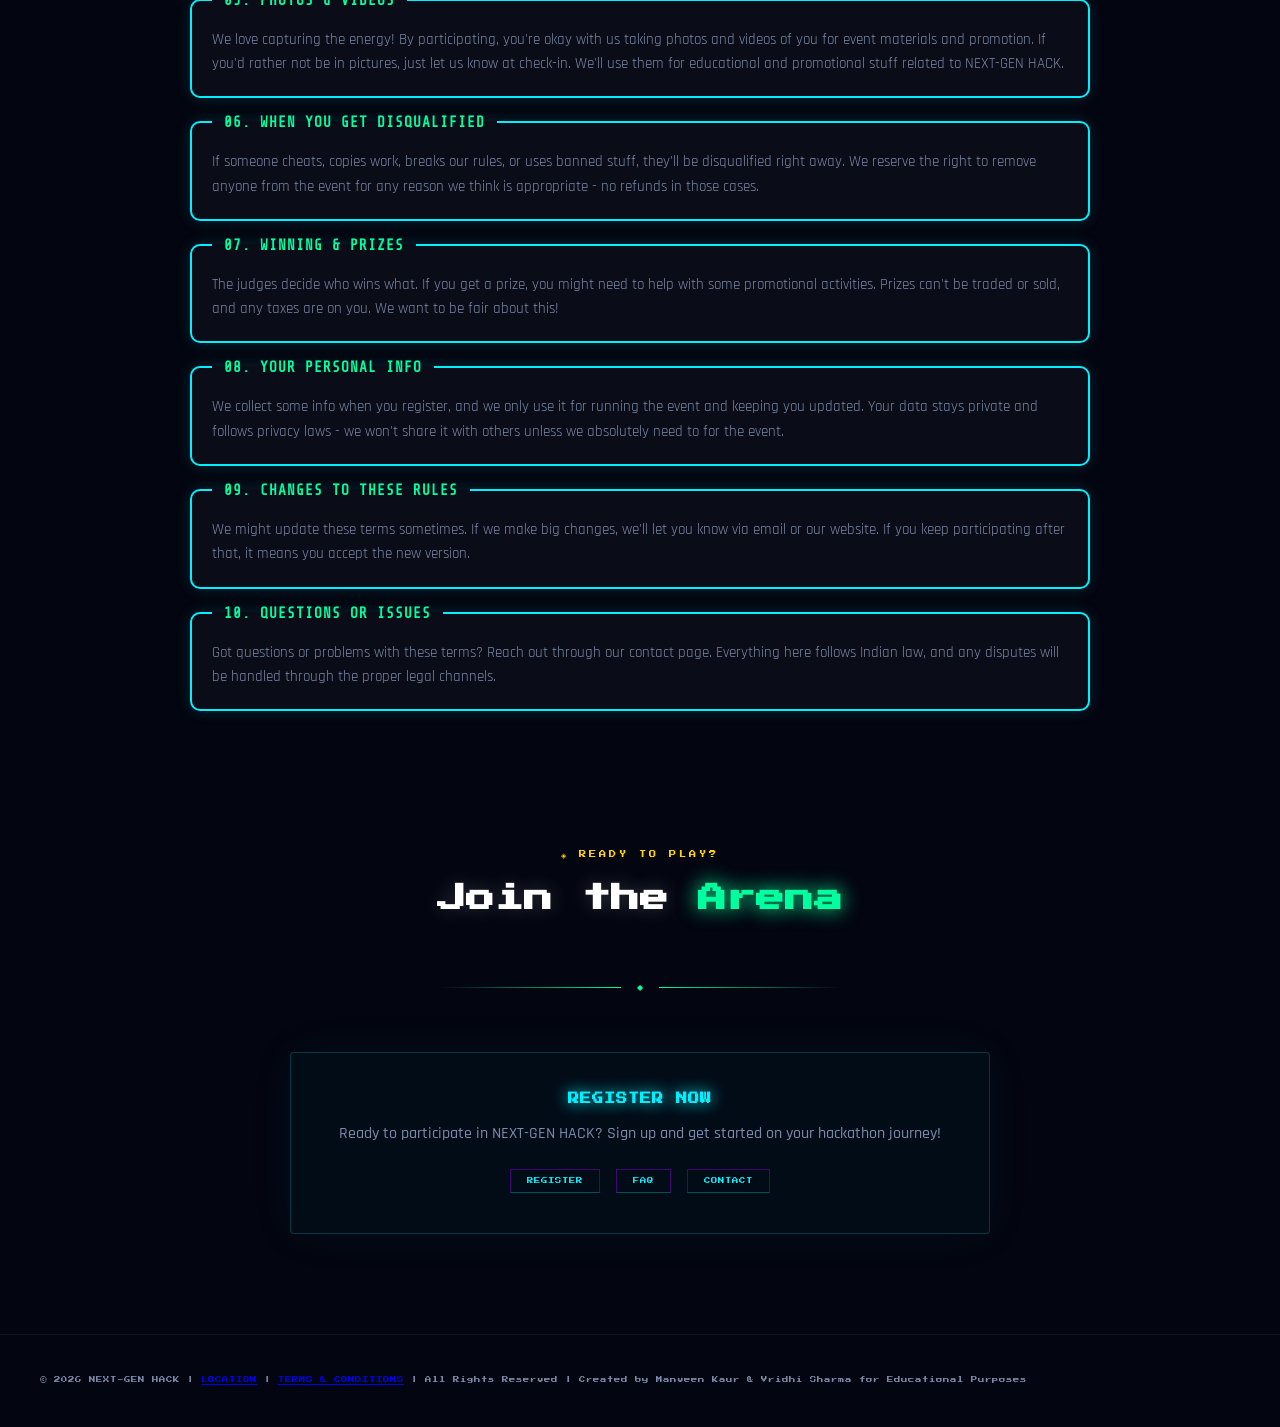
<file: terms-and-conditions.html>
<!DOCTYPE html>
<html lang="en">
<head>
  <meta charset="UTF-8">
  <meta name="viewport" content="width=device-width, initial-scale=1.0">
  <title>Terms & Conditions | NEXT-GEN HACK</title>
  <link href="https://fonts.googleapis.com/css2?family=Press+Start+2P&family=Rajdhani:wght@400;500;600;700&family=Share+Tech+Mono&display=swap" rel="stylesheet">
  <link rel="stylesheet" href="styles.css">
</head>
<body>
  <div class="cursor">
    <div class="cursor-cross" id="cursor-cross"></div>
    <div class="cursor-trail" id="cursor-trail"></div>
  </div>

  <header>
    <div class="logo-area">
      <div class="logo-pixel">NEXT<br><span>GEN</span> HACK</div>
    </div>
    <nav>
      <ul>
        <li><a href="index.html">HOME</a></li>
        <li><a href="about.html">ABOUT</a></li>
        <li><a href="schedule.html">SCHEDULE</a></li>
        <li><a href="prizes.html">PRIZES</a></li>
        <li><a href="sponsors.html">SPONSORS</a></li>
        <li><a href="judges.html">JUDGES</a></li>
        <li><a href="mentors.html">MENTORS</a></li>
        <li><a href="faq.html">FAQ</a></li>
        <li><a href="contact.html">CONTACT</a></li>
        <li><a href="team.html">TEAM</a></li>
        <li><a href="gallery.html">GALLERY</a></li>
        <li><a href="code-of-conduct.html">RULES</a></li>
      </ul>
    </nav>
    <a href="register.html" class="btn-login">REGISTER</a>
  </header>

  <section class="hero" id="home">
    <div id="pixel-container"></div>
    <div class="hero-eyebrow">⚡ PLAYER AGREEMENT ⚡</div>
    <h1 class="hero-title">
      <span class="line1">TERMS &</span>
      <span class="line2">CONDITIONS</span>
    </h1>
    <p class="hero-sub">// READ BEFORE YOU PLAY</p>
  </section>

  <section class="faq-section" id="faq">
    <div class="section-header">
      <span class="section-tag">◈ LEGAL ARENA</span>
      <h2 class="section-title">Terms & <em>Conditions</em></h2>
    </div>
    <div class="pixel-divider"><span>◆</span></div>

    <form class="terms-form">
      <fieldset>
        <legend>01. WELCOME TO THE ARENA</legend>
        <p>Hey there! By joining NEXT-GEN HACK, you're basically saying "yes" to these guidelines. If you don't agree with them, that's totally fine - just know you won't be able to participate. Your involvement means you've read and accepted everything here.</p>
      </fieldset>

      <fieldset>
        <legend>02. WHO CAN PLAY</legend>
        <p>You need to be at least 18 years old, or have your parents/guardians give the thumbs up. Everyone must follow our code of conduct and local rules. If someone breaks these or acts inappropriately, NMIMS has the right to ask them to leave.</p>
      </fieldset>

      <fieldset>
        <legend>03. YOUR AWESOME PROJECTS</legend>
        <p>Your projects are yours! You own the intellectual property. When you submit, you're giving us permission to show off your work during the event and on our platforms. After the hackathon, all rights stay with you and your team.</p>
      </fieldset>

      <fieldset>
        <legend>04. STAYING SAFE</legend>
        <p>Hackathons can be intense, so we want you to be aware of the risks. We're not responsible for any injuries, lost items, or property damage. Please take care of yourself and your stuff during the event!</p>
      </fieldset>

      <fieldset>
        <legend>05. PHOTOS & VIDEOS</legend>
        <p>We love capturing the energy! By participating, you're okay with us taking photos and videos of you for event materials and promotion. If you'd rather not be in pictures, just let us know at check-in. We'll use them for educational and promotional stuff related to NEXT-GEN HACK.</p>
      </fieldset>

      <fieldset>
        <legend>06. WHEN YOU GET DISQUALIFIED</legend>
        <p>If someone cheats, copies work, breaks our rules, or uses banned stuff, they'll be disqualified right away. We reserve the right to remove anyone from the event for any reason we think is appropriate - no refunds in those cases.</p>
      </fieldset>

      <fieldset>
        <legend>07. WINNING & PRIZES</legend>
        <p>The judges decide who wins what. If you get a prize, you might need to help with some promotional activities. Prizes can't be traded or sold, and any taxes are on you. We want to be fair about this!</p>
      </fieldset>

      <fieldset>
        <legend>08. YOUR PERSONAL INFO</legend>
        <p>We collect some info when you register, and we only use it for running the event and keeping you updated. Your data stays private and follows privacy laws - we won't share it with others unless we absolutely need to for the event.</p>
      </fieldset>

      <fieldset>
        <legend>09. CHANGES TO THESE RULES</legend>
        <p>We might update these terms sometimes. If we make big changes, we'll let you know via email or our website. If you keep participating after that, it means you accept the new version.</p>
      </fieldset>

      <fieldset>
        <legend>10. QUESTIONS OR ISSUES</legend>
        <p>Got questions or problems with these terms? Reach out through our contact page. Everything here follows Indian law, and any disputes will be handled through the proper legal channels.</p>
      </fieldset>
    </form>
  </section>

  <section class="team-section" id="team">
    <div class="section-header">
      <span class="section-tag">◈ READY TO PLAY?</span>
      <h2 class="section-title">Join the <em>Arena</em></h2>
    </div>
    <div class="pixel-divider"><span>◆</span></div>
    <div class="support-box">
      <h3>REGISTER NOW</h3>
      <p>Ready to participate in NEXT-GEN HACK? Sign up and get started on your hackathon journey!</p>
      <div class="social-links">
        <a href="register.html" class="social-btn">REGISTER</a>
        <a href="faq.html" class="social-btn">FAQ</a>
        <a href="contact.html" class="social-btn">CONTACT</a>
      </div>
    </div>
  </section>

  <script src="script.js"></script>
<footer><p>© 2026 NEXT-GEN HACK | <a href="location.html">LOCATION</a> | <a href="terms-and-conditions.html">TERMS & CONDITIONS</a> | All Rights Reserved | Created by Manveen Kaur & Vridhi Sharma for Educational Purposes</p></footer>
</body>
</html>
</file>
<file: styles.css>
:root {
  --neon-green: #00ff9f;
  --neon-cyan: #00f0ff;
  --neon-violet: #9d00ff;
  --neon-red: #ff003c;
  --neon-yellow: #ffd600;
  --bg-deep: #030510;
  --bg-mid: #080d1e;
  --bg-card: rgba(255, 255, 255, 0.03);
  --border-glow: rgba(0, 255, 159, 0.25);
  --text-dim: #7a8aaa;
  --pixel: "Press Start 2P", monospace;
  --body-font: "Rajdhani", sans-serif;
  --mono: "Share Tech Mono", monospace;
}

*,
*::before,
*::after {
  box-sizing: border-box;
  margin: 0;
  padding: 0;
}

html {
  scroll-behavior: smooth;
}

body {
  font-family: var(--body-font);
  background: var(--bg-deep);
  color: #fff;
  overflow-x: hidden;
  cursor: none;
}

body::before {
  content: "";
  position: fixed;
  inset: 0;
  background: repeating-linear-gradient(
    0deg,
    transparent,
    transparent 2px,
    rgba(0, 0, 0, 0.08) 2px,
    rgba(0, 0, 0, 0.08) 4px
  );
  pointer-events: none;
  z-index: 9999;
}

.cursor {
  position: fixed;
  pointer-events: none;
  z-index: 10000;
}

.cursor-cross {
  width: 20px;
  height: 20px;
  position: absolute;
  transform: translate(-50%, -50%);
}

.cursor-cross::before,
.cursor-cross::after {
  content: "";
  position: absolute;
  background: var(--neon-green);
  box-shadow: 0 0 8px var(--neon-green);
}

.cursor-cross::before {
  width: 2px;
  height: 100%;
  left: 50%;
  top: 0;
}

.cursor-cross::after {
  width: 100%;
  height: 2px;
  top: 50%;
  left: 0;
}

.cursor-trail {
  width: 8px;
  height: 8px;
  background: var(--neon-cyan);
  border-radius: 50%;
  position: absolute;
  transform: translate(-50%, -50%);
  opacity: 0.5;
  transition: left 0.12s, top 0.12s;
  box-shadow: 0 0 10px var(--neon-cyan);
}

header {
  position: fixed;
  top: 0;
  left: 0;
  right: 0;
  width: 100%;
  z-index: 1000;
  padding: 0 40px;
  height: 64px;
  display: flex;
  align-items: center;
  justify-content: space-between;
  background: rgba(3, 5, 16, 0.85);
  backdrop-filter: blur(12px);
  border-bottom: 1px solid rgba(0, 255, 159, 0.15);
}

.logo-area {
  display: flex;
  align-items: center;
  gap: 12px;
}

.logo-pixel {
  font-family: var(--pixel);
  font-size: 0.65rem;
  color: var(--neon-green);
  text-shadow: 0 0 12px var(--neon-green);
  line-height: 1.4;
  letter-spacing: 1px;
}

.logo-pixel span {
  color: var(--neon-cyan);
}

.hp-bar-mini {
  display: flex;
  align-items: center;
  gap: 8px;
}

.hp-bar-mini label {
  font-family: var(--pixel);
  font-size: 0.45rem;
  color: var(--neon-red);
}

.hp-track {
  width: 80px;
  height: 6px;
  background: rgba(255, 0, 60, 0.2);
  border: 1px solid rgba(255, 0, 60, 0.4);
  border-radius: 2px;
  overflow: hidden;
}

.hp-fill {
  height: 100%;
  width: 78%;
  background: linear-gradient(90deg, var(--neon-red), #ff7c00);
  animation: hpFlicker 3s infinite;
}

@keyframes hpFlicker {
  0%,
  100% {
    opacity: 1;
  }
  92% {
    opacity: 1;
  }
  93% {
    opacity: 0.7;
  }
  94% {
    opacity: 1;
  }
}

nav ul {
  list-style: none;
  display: flex;
  gap: 32px;
}

nav ul li a {
  font-family: var(--pixel);
  font-size: 0.45rem;
  text-decoration: none;
  color: var(--text-dim);
  letter-spacing: 1px;
  transition: color 0.2s, text-shadow 0.2s;
  padding: 4px 0;
  position: relative;
}

nav ul li a::after {
  content: "";
  position: absolute;
  bottom: -2px;
  left: 0;
  right: 100%;
  height: 1px;
  background: var(--neon-green);
  transition: right 0.3s;
}

nav ul li a:hover {
  color: var(--neon-green);
  text-shadow: 0 0 10px var(--neon-green);
}

nav ul li a:hover::after {
  right: 0;
}

.btn-login {
  font-family: var(--pixel);
  font-size: 0.45rem;
  padding: 8px 16px;
  border: 1px solid var(--neon-cyan);
  color: var(--neon-cyan);
  background: transparent;
  text-decoration: none;
  letter-spacing: 1px;
  transition: all 0.3s;
  box-shadow: 0 0 12px rgba(0, 240, 255, 0.2), inset 0 0 12px rgba(0, 240, 255, 0.05);
}

.btn-login:hover {
  background: var(--neon-cyan);
  color: #000;
  box-shadow: 0 0 25px var(--neon-cyan);
}

.hero {
  min-height: 100vh;
  display: flex;
  flex-direction: column;
  align-items: center;
  justify-content: center;
  text-align: center;
  padding: 80px 20px 40px;
  position: relative;
  overflow: hidden;
  background:
    radial-gradient(ellipse 80% 60% at 50% 40%, rgba(0, 255, 159, 0.04) 0%, transparent 70%),
    radial-gradient(ellipse 60% 40% at 80% 80%, rgba(157, 0, 255, 0.06) 0%, transparent 60%),
    var(--bg-deep);
}

.hero::before {
  content: "";
  position: absolute;
  bottom: 0;
  left: 0;
  right: 0;
  height: 40%;
  background-image:
    linear-gradient(rgba(0, 255, 159, 0.08) 1px, transparent 1px),
    linear-gradient(90deg, rgba(0, 255, 159, 0.08) 1px, transparent 1px);
  background-size: 60px 60px;
  mask-image: linear-gradient(to top, rgba(0, 0, 0, 0.6), transparent);
  transform: perspective(400px) rotateX(45deg);
  transform-origin: bottom;
  pointer-events: none;
}

.pixel-float {
  position: absolute;
  width: 4px;
  height: 4px;
  background: var(--neon-green);
  animation: floatUp linear infinite;
  opacity: 0;
}

@keyframes floatUp {
  0% {
    transform: translateY(100px);
    opacity: 0;
  }
  10% {
    opacity: 0.8;
  }
  90% {
    opacity: 0.4;
  }
  100% {
    transform: translateY(-200px);
    opacity: 0;
  }
}

.hero-eyebrow {
  font-family: var(--pixel);
  font-size: 0.55rem;
  color: var(--neon-yellow);
  letter-spacing: 4px;
  margin-bottom: 24px;
  text-shadow: 0 0 10px var(--neon-yellow);
  animation: fadeInDown 0.8s ease both;
}

@keyframes fadeInDown {
  from {
    opacity: 0;
    transform: translateY(-20px);
  }
  to {
    opacity: 1;
    transform: translateY(0);
  }
}

.hero-title {
  font-family: var(--pixel);
  font-size: clamp(2rem, 6vw, 5rem);
  line-height: 1.4;
  margin-bottom: 8px;
  animation: fadeInUp 0.8s 0.2s ease both;
  position: relative;
}

.hero-title .line1 {
  color: #fff;
  text-shadow: 0 0 30px rgba(255, 255, 255, 0.3);
  display: block;
}

.hero-title .line2 {
  color: var(--neon-green);
  text-shadow: 0 0 40px var(--neon-green), 0 0 80px rgba(0, 255, 159, 0.3);
  display: block;
  animation: glitch 4s infinite;
}

@keyframes glitch {
  0%,
  90%,
  100% {
    text-shadow: 0 0 40px var(--neon-green), 0 0 80px rgba(0, 255, 159, 0.3);
    transform: none;
  }
  91% {
    transform: translateX(-3px);
    text-shadow: 3px 0 var(--neon-red), -3px 0 var(--neon-cyan);
  }
  92% {
    transform: translateX(3px);
    text-shadow: -3px 0 var(--neon-red), 3px 0 var(--neon-cyan);
  }
  93% {
    transform: none;
    text-shadow: 0 0 40px var(--neon-green);
  }
}

@keyframes fadeInUp {
  from {
    opacity: 0;
    transform: translateY(30px);
  }
  to {
    opacity: 1;
    transform: translateY(0);
  }
}

.hero-sub {
  font-family: var(--mono);
  font-size: 1rem;
  color: var(--neon-cyan);
  letter-spacing: 3px;
  margin: 16px 0 8px;
  animation: fadeInUp 0.8s 0.4s ease both;
}

.hero-tagline {
  font-family: var(--body-font);
  font-size: 1.1rem;
  color: var(--text-dim);
  margin-bottom: 40px;
  letter-spacing: 2px;
  font-weight: 500;
  animation: fadeInUp 0.8s 0.5s ease both;
}

.xp-bar-wrap {
  display: flex;
  align-items: center;
  gap: 12px;
  margin-bottom: 40px;
  animation: fadeInUp 0.8s 0.6s ease both;
}

.xp-label {
  font-family: var(--pixel);
  font-size: 0.45rem;
  color: var(--neon-yellow);
}

.xp-track {
  width: 220px;
  height: 10px;
  background: rgba(255, 214, 0, 0.1);
  border: 1px solid rgba(255, 214, 0, 0.3);
  border-radius: 2px;
  overflow: hidden;
  position: relative;
}

.xp-fill {
  height: 100%;
  background: linear-gradient(90deg, var(--neon-yellow), #ff8c00);
  width: 0%;
  animation: xpLoad 2s 1s ease forwards;
  box-shadow: 0 0 10px var(--neon-yellow);
}

@keyframes xpLoad {
  to {
    width: 68%;
  }
}

.xp-val {
  font-family: var(--pixel);
  font-size: 0.45rem;
  color: var(--neon-yellow);
}

.hero-buttons {
  display: flex;
  gap: 20px;
  flex-wrap: wrap;
  justify-content: center;
  animation: fadeInUp 0.8s 0.7s ease both;
}

.btn-primary {
  font-family: var(--pixel);
  font-size: 0.55rem;
  padding: 16px 32px;
  background: var(--neon-green);
  color: #000;
  text-decoration: none;
  letter-spacing: 1px;
  border: none;
  box-shadow: 0 0 30px rgba(0, 255, 159, 0.5), inset 0 -3px 0 rgba(0, 0, 0, 0.3);
  transition: all 0.2s;
  position: relative;
  overflow: hidden;
}

.btn-primary::before {
  content: "▶️ ";
}

.btn-primary:hover {
  box-shadow: 0 0 50px rgba(0, 255, 159, 0.8);
  transform: translateY(-2px);
}

.btn-secondary {
  font-family: var(--pixel);
  font-size: 0.55rem;
  padding: 16px 32px;
  background: transparent;
  color: var(--neon-violet);
  text-decoration: none;
  letter-spacing: 1px;
  border: 1px solid var(--neon-violet);
  box-shadow: 0 0 20px rgba(157, 0, 255, 0.3), inset 0 0 20px rgba(157, 0, 255, 0.05);
  transition: all 0.2s;
}

.btn-secondary:hover {
  background: var(--neon-violet);
  color: #fff;
  box-shadow: 0 0 40px rgba(157, 0, 255, 0.7);
}

.scroll-hint {
  position: absolute;
  bottom: 30px;
  font-family: var(--pixel);
  font-size: 0.4rem;
  color: var(--text-dim);
  letter-spacing: 2px;
  display: flex;
  flex-direction: column;
  align-items: center;
  gap: 8px;
  animation: bounce 2s infinite;
}

.scroll-hint::after {
  content: "▼";
  color: var(--neon-green);
  font-size: 0.6rem;
}

@keyframes bounce {
  0%,
  100% {
    transform: translateY(0);
  }
  50% {
    transform: translateY(8px);
  }
}

section {
  position: relative;
}

.section-header {
  text-align: center;
  margin-bottom: 60px;
}

.section-tag {
  font-family: var(--pixel);
  font-size: 0.45rem;
  color: var(--neon-yellow);
  letter-spacing: 3px;
  display: block;
  margin-bottom: 16px;
}

.section-title {
  font-family: var(--pixel);
  font-size: clamp(1rem, 3vw, 1.8rem);
  color: #fff;
  text-shadow: 0 0 20px rgba(255, 255, 255, 0.2);
  line-height: 1.6;
}

.section-title em {
  color: var(--neon-green);
  font-style: normal;
  text-shadow: 0 0 20px var(--neon-green);
}

.pixel-divider {
  display: flex;
  align-items: center;
  gap: 16px;
  margin: 0 auto 60px;
  max-width: 400px;
}

.pixel-divider::before,
.pixel-divider::after {
  content: "";
  flex: 1;
  height: 1px;
  background: linear-gradient(90deg, transparent, var(--neon-green));
}

.pixel-divider::after {
  background: linear-gradient(90deg, var(--neon-green), transparent);
}

.pixel-divider span {
  font-family: var(--pixel);
  font-size: 0.5rem;
  color: var(--neon-green);
}

.about-section {
  padding: 100px 40px;
  background: linear-gradient(180deg, var(--bg-deep) 0%, var(--bg-mid) 100%);
}

.about-grid {
  display: grid;
  grid-template-columns: 1fr 1fr;
  gap: 60px;
  max-width: 1200px;
  margin: 0 auto;
  align-items: start;
}

.about-left-sticky {
  position: sticky;
  top: 100px;
}

.quest-badge {
  display: inline-flex;
  align-items: center;
  gap: 8px;
  padding: 6px 14px;
  border: 1px solid var(--neon-yellow);
  color: var(--neon-yellow);
  font-family: var(--pixel);
  font-size: 0.4rem;
  letter-spacing: 2px;
  margin-bottom: 24px;
  box-shadow: 0 0 15px rgba(255, 214, 0, 0.2);
}

.about-headline {
  font-family: var(--pixel);
  font-size: clamp(0.9rem, 2vw, 1.3rem);
  line-height: 1.9;
  color: #fff;
  margin-bottom: 24px;
}

.about-headline em {
  color: var(--neon-cyan);
  font-style: normal;
}

.about-body {
  font-size: 1.1rem;
  line-height: 1.9;
  color: var(--text-dim);
  font-weight: 500;
  margin-bottom: 32px;
}

.stat-row {
  display: flex;
  gap: 32px;
  margin-bottom: 32px;
}

.stat-box {
  text-align: center;
  padding: 16px 20px;
  border: 1px solid rgba(0, 255, 159, 0.2);
  background: rgba(0, 255, 159, 0.03);
  flex: 1;
}

.stat-num {
  font-family: var(--pixel);
  font-size: 1.2rem;
  color: var(--neon-green);
  text-shadow: 0 0 15px var(--neon-green);
  display: block;
  margin-bottom: 6px;
}

.stat-label {
  font-family: var(--mono);
  font-size: 0.75rem;
  color: var(--text-dim);
  letter-spacing: 1px;
}

.about-cards {
  display: flex;
  flex-direction: column;
  gap: 24px;
}

.ability-card {
  padding: 28px;
  border-radius: 4px;
  position: relative;
  overflow: hidden;
  transition: transform 0.3s;
}

.ability-card:hover {
  transform: translateX(8px);
}

.ability-card.green {
  background: linear-gradient(135deg, rgba(0, 255, 159, 0.12), rgba(0, 255, 159, 0.04));
  border-left: 3px solid var(--neon-green);
  box-shadow: 0 0 30px rgba(0, 255, 159, 0.1);
}

.ability-card.cyan {
  background: linear-gradient(135deg, rgba(0, 240, 255, 0.12), rgba(0, 240, 255, 0.04));
  border-left: 3px solid var(--neon-cyan);
  box-shadow: 0 0 30px rgba(0, 240, 255, 0.1);
}

.ability-card.violet {
  background: linear-gradient(135deg, rgba(157, 0, 255, 0.12), rgba(157, 0, 255, 0.04));
  border-left: 3px solid var(--neon-violet);
  box-shadow: 0 0 30px rgba(157, 0, 255, 0.1);
}

.ability-card.sponsor-card {
  max-width: 720px;
  margin: 0 auto;
  padding: 42px 36px;
  border-radius: 28px;
  background: linear-gradient(135deg, rgba(0, 255, 159, 0.18), rgba(157, 0, 255, 0.16));
  border: 1px solid rgba(255, 255, 255, 0.12);
  box-shadow: 0 40px 80px rgba(0, 255, 159, 0.12), inset 0 0 14px rgba(255, 255, 255, 0.04);
  transform-style: preserve-3d;
}

.ability-card.sponsor-card::before {
  content: "";
  position: absolute;
  inset: 0;
  margin: auto;
  border-radius: 28px;
  background: linear-gradient(135deg, rgba(255, 255, 255, 0.1), rgba(255, 255, 255, 0));
  opacity: 0.12;
  pointer-events: none;
}

.ability-card.sponsor-card:hover {
  transform: translateY(-4px);
  box-shadow: 0 55px 110px rgba(0, 255, 159, 0.18), inset 0 0 18px rgba(255, 255, 255, 0.05);
}

.ability-icon {
  font-size: 1.8rem;
  margin-bottom: 10px;
  display: block;
}

.ability-card h3 {
  font-family: var(--pixel);
  font-size: 0.6rem;
  color: #fff;
  margin-bottom: 10px;
  letter-spacing: 1px;
}

.ability-card p {
  font-size: 1rem;
  color: var(--text-dim);
  line-height: 1.7;
  font-weight: 500;
}

.skill-bar {
  display: flex;
  align-items: center;
  gap: 10px;
  margin-top: 14px;
}

.skill-bar-label {
  font-family: var(--pixel);
  font-size: 0.35rem;
  color: var(--text-dim);
}

.skill-bar-track {
  flex: 1;
  height: 4px;
  background: rgba(255, 255, 255, 0.06);
  border-radius: 2px;
  overflow: hidden;
}

.skill-bar-fill {
  height: 100%;
  border-radius: 2px;
  animation: skillLoad 1.5s ease forwards;
}

.green .skill-bar-fill {
  background: var(--neon-green);
  box-shadow: 0 0 8px var(--neon-green);
}

.cyan .skill-bar-fill {
  background: var(--neon-cyan);
  box-shadow: 0 0 8px var(--neon-cyan);
}

.violet .skill-bar-fill {
  background: var(--neon-violet);
  box-shadow: 0 0 8px var(--neon-violet);
}

@keyframes skillLoad {
  from {
    width: 0;
  }
}

.events-section {
  padding: 100px 40px;
  background: var(--bg-deep);
  position: relative;
}

.events-section::before {
  content: "";
  position: absolute;
  inset: 0;
  background-image:
    linear-gradient(rgba(0, 255, 159, 0.03) 1px, transparent 1px),
    linear-gradient(90deg, rgba(0, 255, 159, 0.03) 1px, transparent 1px);
  background-size: 40px 40px;
  pointer-events: none;
}

.events-grid {
  display: grid;
  grid-template-columns: repeat(auto-fit, minmax(300px, 1fr));
  gap: 24px;
  max-width: 1200px;
  margin: 0 auto;
}

.event-card {
  background: var(--bg-card);
  border: 1px solid rgba(255, 255, 255, 0.06);
  border-radius: 4px;
  padding: 32px;
  position: relative;
  transition: transform 0.3s, border-color 0.3s, box-shadow 0.3s;
  overflow: hidden;
}

.event-card::before {
  content: "";
  position: absolute;
  top: 0;
  left: 0;
  right: 0;
  height: 2px;
}

.event-card.main::before {
  background: linear-gradient(90deg, var(--neon-yellow), var(--neon-red));
  box-shadow: 0 0 15px var(--neon-yellow);
}

.event-card.track::before {
  background: linear-gradient(90deg, var(--neon-cyan), var(--neon-violet));
  box-shadow: 0 0 15px var(--neon-cyan);
}

.event-card.bonus::before {
  background: linear-gradient(90deg, var(--neon-green), var(--neon-cyan));
  box-shadow: 0 0 15px var(--neon-green);
}

.event-card:hover {
  transform: translateY(-6px);
  border-color: rgba(0, 255, 159, 0.3);
  box-shadow: 0 20px 50px rgba(0, 0, 0, 0.4), 0 0 30px rgba(0, 255, 159, 0.08);
}

.event-number {
  font-family: var(--pixel);
  font-size: 0.4rem;
  color: rgba(255, 255, 255, 0.1);
  position: absolute;
  top: 16px;
  right: 20px;
  letter-spacing: 2px;
}

.event-icon {
  font-size: 2.2rem;
  margin-bottom: 16px;
  display: block;
}

.event-card h3 {
  font-family: var(--pixel);
  font-size: 0.6rem;
  color: #fff;
  margin-bottom: 14px;
  letter-spacing: 1px;
  line-height: 1.8;
}

.event-card p {
  font-size: 0.95rem;
  color: var(--text-dim);
  line-height: 1.8;
  font-weight: 500;
  margin-bottom: 20px;
}

.event-meta {
  display: flex;
  gap: 10px;
  flex-wrap: wrap;
}

.badge {
  font-family: var(--pixel);
  font-size: 0.35rem;
  padding: 4px 10px;
  letter-spacing: 1px;
  border-radius: 2px;
}

.badge-yellow {
  background: rgba(255, 214, 0, 0.1);
  color: var(--neon-yellow);
  border: 1px solid rgba(255, 214, 0, 0.3);
}

.badge-cyan {
  background: rgba(0, 240, 255, 0.1);
  color: var(--neon-cyan);
  border: 1px solid rgba(0, 240, 255, 0.3);
}

.badge-green {
  background: rgba(0, 255, 159, 0.1);
  color: var(--neon-green);
  border: 1px solid rgba(0, 255, 159, 0.3);
}

.badge-violet {
  background: rgba(157, 0, 255, 0.1);
  color: var(--neon-violet);
  border: 1px solid rgba(157, 0, 255, 0.3);
}

.badge-red {
  background: rgba(255, 0, 60, 0.1);
  color: var(--neon-red);
  border: 1px solid rgba(255, 0, 60, 0.3);
}

.register-section {
  padding: 100px 40px;
  background:
    radial-gradient(ellipse 80% 50% at 50% 50%, rgba(157, 0, 255, 0.06) 0%, transparent 70%),
    var(--bg-mid);
  display: flex;
  flex-direction: column;
  align-items: center;
}

.register-wrapper {
  width: 100%;
  max-width: 580px;
}

.terminal-frame {
  border: 1px solid rgba(0, 255, 159, 0.25);
  border-radius: 4px;
  overflow: hidden;
  box-shadow: 0 0 60px rgba(0, 255, 159, 0.08);
}

.terminal-bar {
  background: rgba(0, 255, 159, 0.08);
  border-bottom: 1px solid rgba(0, 255, 159, 0.15);
  padding: 10px 16px;
  display: flex;
  align-items: center;
  gap: 8px;
}

.t-dot {
  width: 10px;
  height: 10px;
  border-radius: 50%;
}

.t-dot.r {
  background: var(--neon-red);
  box-shadow: 0 0 8px var(--neon-red);
}

.t-dot.y {
  background: var(--neon-yellow);
  box-shadow: 0 0 8px var(--neon-yellow);
}

.t-dot.g {
  background: var(--neon-green);
  box-shadow: 0 0 8px var(--neon-green);
}

.terminal-title {
  font-family: var(--mono);
  font-size: 0.75rem;
  color: var(--text-dim);
  margin-left: 8px;
}

.terminal-body {
  padding: 32px;
  background: rgba(3, 5, 16, 0.9);
}

.form-prompt {
  font-family: var(--mono);
  font-size: 0.85rem;
  color: var(--neon-green);
  margin-bottom: 24px;
}

.form-prompt span {
  color: var(--text-dim);
}

.form-group {
  margin-bottom: 20px;
}

.form-group label {
  font-family: var(--pixel);
  font-size: 0.4rem;
  color: var(--neon-cyan);
  display: block;
  margin-bottom: 8px;
  letter-spacing: 1px;
}

.form-group label::before {
  content: "> ";
}

.form-group input,
.form-group select {
  width: 100%;
  padding: 12px 16px;
  background: rgba(255, 255, 255, 0.03);
  border: 1px solid rgba(0, 240, 255, 0.2);
  color: #fff;
  font-family: var(--mono);
  font-size: 0.9rem;
  outline: none;
  border-radius: 2px;
  transition: border-color 0.3s, box-shadow 0.3s;
}

.input-error {
  display: block;
  margin-top: 8px;
  font-family: var(--mono);
  font-size: 0.7rem;
  color: #ff5c7a;
  min-height: 1.2em;
}

.input-invalid {
  border-color: #ff5c7a;
  box-shadow: 0 0 15px rgba(255, 92, 122, 0.25);
}

.form-group input:focus,
.form-group select:focus {
  border-color: var(--neon-cyan);
  box-shadow: 0 0 15px rgba(0, 240, 255, 0.15);
}

.form-group select option {
  background: #0a0f2c;
}

.form-row {
  display: grid;
  grid-template-columns: 1fr 1fr;
  gap: 16px;
}

.btn-register {
  width: 100%;
  padding: 16px;
  background: var(--neon-green);
  color: #000;
  font-family: var(--pixel);
  font-size: 0.55rem;
  letter-spacing: 2px;
  border: none;
  cursor: pointer;
  margin-top: 8px;
  transition: all 0.2s;
  box-shadow: 0 0 30px rgba(0, 255, 159, 0.4);
}

.btn-register:hover {
  box-shadow: 0 0 50px rgba(0, 255, 159, 0.7);
  transform: translateY(-2px);
}

.btn-register::before {
  content: "▶️ ";
}

.team-section {
  padding: 100px 40px;
  background: var(--bg-deep);
}

.team-grid {
  display: grid;
  grid-template-columns: repeat(auto-fit, minmax(200px, 1fr));
  gap: 20px;
  max-width: 1200px;
  margin: 0 auto 60px;
}

.team-card {
  background: var(--bg-card);
  border: 1px solid rgba(255, 255, 255, 0.06);
  border-radius: 4px;
  padding: 28px 20px;
  text-align: center;
  transition: transform 0.3s, box-shadow 0.3s, border-color 0.3s;
  position: relative;
  overflow: visible;
}

.team-card::before {
  content: "";
  position: absolute;
  bottom: 0;
  left: 0;
  right: 0;
  height: 1px;
  background: linear-gradient(90deg, transparent, var(--neon-violet), transparent);
  opacity: 0;
  transition: opacity 0.3s;
}

.team-card:hover {
  transform: translateY(-5px);
  border-color: rgba(157, 0, 255, 0.3);
  box-shadow: 0 15px 40px rgba(0, 0, 0, 0.3), 0 0 20px rgba(157, 0, 255, 0.1);
}

.team-card:hover::before {
  opacity: 1;
}

.team-avatar {
  width: 90px;
  height: 90px;
  margin: 0 auto 18px;
  position: relative;
  overflow: visible;
}

.avatar-ring {
  width: 100%;
  height: 100%;
  border-radius: 50%;
  background: linear-gradient(135deg, var(--neon-violet), var(--neon-cyan));
  padding: 3px;
  display: flex;
  align-items: center;
  justify-content: center;
  overflow: visible;
}

.avatar-inner {
  width: 100%;
  height: 100%;
  border-radius: 50%;
  background: var(--bg-deep);
  display: flex;
  align-items: center;
  justify-content: center;
  font-family: var(--pixel);
  font-size: 0.65rem;
  color: #fff;
}

.avatar-img {
  width: 120%;
  height: 120%;
  object-fit: cover;
  border-radius: 50%;
  display: block;
  position: relative;
  top: -10%;
}

.team-page .team-avatar {
  width: 130px;
  height: 130px;
}

.team-page .avatar-img {
  width: 140%;
  height: 140%;
}

.team-card h3 {
  font-family: var(--pixel);
  font-size: 0.5rem;
  color: #fff;
  margin-bottom: 8px;
  line-height: 1.6;
}

.team-card .role {
  font-family: var(--mono);
  font-size: 0.8rem;
  color: var(--neon-violet);
  letter-spacing: 1px;
}

.team-card .level {
  font-family: var(--pixel);
  font-size: 0.35rem;
  color: var(--text-dim);
  margin-top: 8px;
}

.support-box {
  max-width: 700px;
  margin: 0 auto;
  padding: 40px;
  border: 1px solid rgba(0, 240, 255, 0.2);
  background: rgba(0, 240, 255, 0.03);
  border-radius: 4px;
  text-align: center;
  box-shadow: 0 0 50px rgba(0, 240, 255, 0.05);
}

.rules-list {
  display: grid;
  grid-template-columns: 1fr;
  gap: 20px;
  margin-bottom: 40px;
}

.rule-box {
  display: grid;
  gap: 12px;
  padding: 28px;
  border-radius: 14px;
  background: rgba(255, 255, 255, 0.03);
  border: 1px solid rgba(0, 255, 159, 0.15);
  box-shadow: 0 20px 40px rgba(0, 0, 0, 0.25);
  transition: transform 0.3s, border-color 0.3s, box-shadow 0.3s;
}

.rule-box:hover {
  transform: translateY(-4px);
  border-color: rgba(0, 255, 159, 0.25);
  box-shadow: 0 25px 50px rgba(0, 0, 0, 0.28);
}

.rule-heading {
  display: flex;
  align-items: center;
  gap: 14px;
}

.rule-number {
  font-family: var(--pixel);
  font-size: 0.7rem;
  color: var(--neon-cyan);
  background: rgba(0, 240, 255, 0.1);
  padding: 10px 14px;
  border-radius: 999px;
}

.rule-label {
  font-family: var(--pixel);
  font-size: 0.85rem;
  color: var(--neon-green);
  letter-spacing: 1px;
}

.rule-box p {
  font-family: var(--body-font);
  font-size: 1rem;
  color: var(--text-dim);
  line-height: 1.8;
  margin: 0;
}

.support-box h3 {
  font-family: var(--pixel);
  font-size: 0.7rem;
  color: var(--neon-cyan);
  margin-bottom: 16px;
  letter-spacing: 1px;
  text-shadow: 0 0 15px var(--neon-cyan);
}

.support-box p {
  font-size: 1rem;
  color: var(--text-dim);
  line-height: 1.8;
  margin-bottom: 12px;
  font-weight: 500;
}

.support-box a {
  color: var(--neon-cyan);
  text-decoration: none;
  border-bottom: 1px solid rgba(0, 240, 255, 0.3);
  transition: all 0.2s;
}

.support-box a:hover {
  color: var(--neon-green);
  border-color: var(--neon-green);
}

.social-links {
  display: flex;
  justify-content: center;
  gap: 16px;
  margin-top: 20px;
  flex-wrap: wrap;
}

.social-btn {
  font-family: var(--pixel);
  font-size: 0.4rem;
  padding: 8px 16px;
  border: 1px solid rgba(157, 0, 255, 0.4);
  color: var(--neon-violet);
  text-decoration: none;
  transition: all 0.2s;
  letter-spacing: 1px;
}

.social-btn:hover {
  background: var(--neon-violet);
  color: #fff;
  box-shadow: 0 0 20px rgba(157, 0, 255, 0.5);
  border-color: transparent;
}

footer {
  padding: 40px;
  border-top: 1px solid rgba(255, 255, 255, 0.06);
  display: flex;
  justify-content: space-between;
  align-items: center;
  flex-wrap: wrap;
  gap: 16px;
  background: var(--bg-deep);
}

footer p {
  font-family: var(--pixel);
  font-size: 0.4rem;
  color: var(--text-dim);
  letter-spacing: 1px;
  line-height: 1.8;
}

footer p span {
  color: var(--neon-green);
}

.footer-lives {
  display: flex;
  align-items: center;
  gap: 6px;
  font-family: var(--pixel);
  font-size: 0.4rem;
  color: var(--neon-red);
}

.achievement-toast {
  position: fixed;
  bottom: 30px;
  right: 30px;
  background: rgba(3, 5, 16, 0.95);
  border: 1px solid var(--neon-yellow);
  border-radius: 4px;
  padding: 16px 20px;
  display: flex;
  align-items: center;
  gap: 14px;
  box-shadow: 0 0 40px rgba(255, 214, 0, 0.2);
  transform: translateX(150%);
  transition: transform 0.5s cubic-bezier(0.34, 1.56, 0.64, 1);
  z-index: 5000;
  max-width: 320px;
}

.achievement-toast.show {
  transform: translateX(0);
}

.achievement-icon {
  font-size: 2rem;
}

.achievement-text h4 {
  font-family: var(--pixel);
  font-size: 0.4rem;
  color: var(--neon-yellow);
  margin-bottom: 6px;
  letter-spacing: 1px;
}

.achievement-text p {
  font-family: var(--mono);
  font-size: 0.75rem;
  color: var(--text-dim);
}

#loading-screen {
  position: fixed;
  inset: 0;
  background: var(--bg-deep);
  z-index: 99999;
  display: flex;
  flex-direction: column;
  align-items: center;
  justify-content: center;
  gap: 24px;
  transition: opacity 0.5s;
}

.loading-title {
  font-family: var(--pixel);
  font-size: clamp(1rem, 4vw, 2rem);
  color: var(--neon-green);
  text-shadow: 0 0 30px var(--neon-green);
  animation: glitch 2s infinite;
  text-align: center;
  line-height: 1.8;
}

.loading-bar-wrap {
  width: 300px;
}

.loading-bar-label {
  font-family: var(--pixel);
  font-size: 0.4rem;
  color: var(--text-dim);
  margin-bottom: 8px;
  display: flex;
  justify-content: space-between;
}

.loading-bar-track {
  height: 8px;
  background: rgba(0, 255, 159, 0.1);
  border: 1px solid rgba(0, 255, 159, 0.3);
  overflow: hidden;
}

.loading-bar-fill {
  height: 100%;
  background: var(--neon-green);
  box-shadow: 0 0 15px var(--neon-green);
  width: 0%;
  transition: width 0.1s;
}

.loading-status {
  font-family: var(--mono);
  font-size: 0.8rem;
  color: var(--text-dim);
  height: 20px;
}

@media (max-width: 900px) {
  .about-grid {
    grid-template-columns: 1fr;
  }

  .about-left-sticky {
    position: static;
  }

  nav ul {
    gap: 16px;
    flex-wrap: wrap;
    justify-content: center;
  }

  nav ul li a {
    font-size: 0.35rem;
  }

  header {
    padding: 0 20px;
  }

  .about-section,
  .events-section,
  .register-section,
  .team-section {
    padding: 80px 20px;
  }

  .hp-bar-mini {
    display: none;
  }
}

@media (max-width: 600px) {
  header {
    height: auto;
    min-height: 64px;
    padding: 12px 16px;
    flex-wrap: wrap;
    gap: 12px;
  }

  nav {
    display: block;
    width: 100%;
    order: 3;
  }

  nav ul {
    width: 100%;
    gap: 10px 14px;
    justify-content: center;
    flex-wrap: wrap;
  }

  nav ul li a {
    font-size: 0.34rem;
  }

  .form-row {
    grid-template-columns: 1fr;
  }

  footer {
    justify-content: center;
    text-align: center;
  }
}

/* Fieldset Styling for Terms & Conditions */
.terms-form {
  display: flex;
  flex-direction: column;
  gap: 16px;
  max-width: 900px;
  margin: 40px auto;
  padding: 0;
}

fieldset {
  border: 2px solid var(--neon-cyan);
  border-radius: 10px;
  padding: 20px;
  background: var(--bg-card);
  box-shadow: 0 0 15px rgba(0, 240, 255, 0.15);
  transition: all 0.3s ease;
}

fieldset:hover {
  border-color: var(--neon-green);
  box-shadow: 0 0 20px rgba(0, 255, 159, 0.2);
}

legend {
  font-family: var(--mono);
  color: var(--neon-green);
  font-size: 0.9rem;
  padding: 0 12px;
  font-weight: 600;
  text-transform: uppercase;
  letter-spacing: 1px;
}

fieldset p {
  color: var(--text-dim);
  line-height: 1.6;
  margin: 0;
  font-size: 0.95rem;
}

/* Image styling with curved edges and hover effect */
img {
  border-radius: 15px;
  transition: transform 0.3s ease, box-shadow 0.3s ease, filter 0.3s ease;
  filter: brightness(0.7);
}

img:hover {
  transform: scale(1.05);
  box-shadow: 0 0 20px var(--neon-cyan), 0 0 40px var(--neon-green);
  filter: brightness(1);
}
</file>
